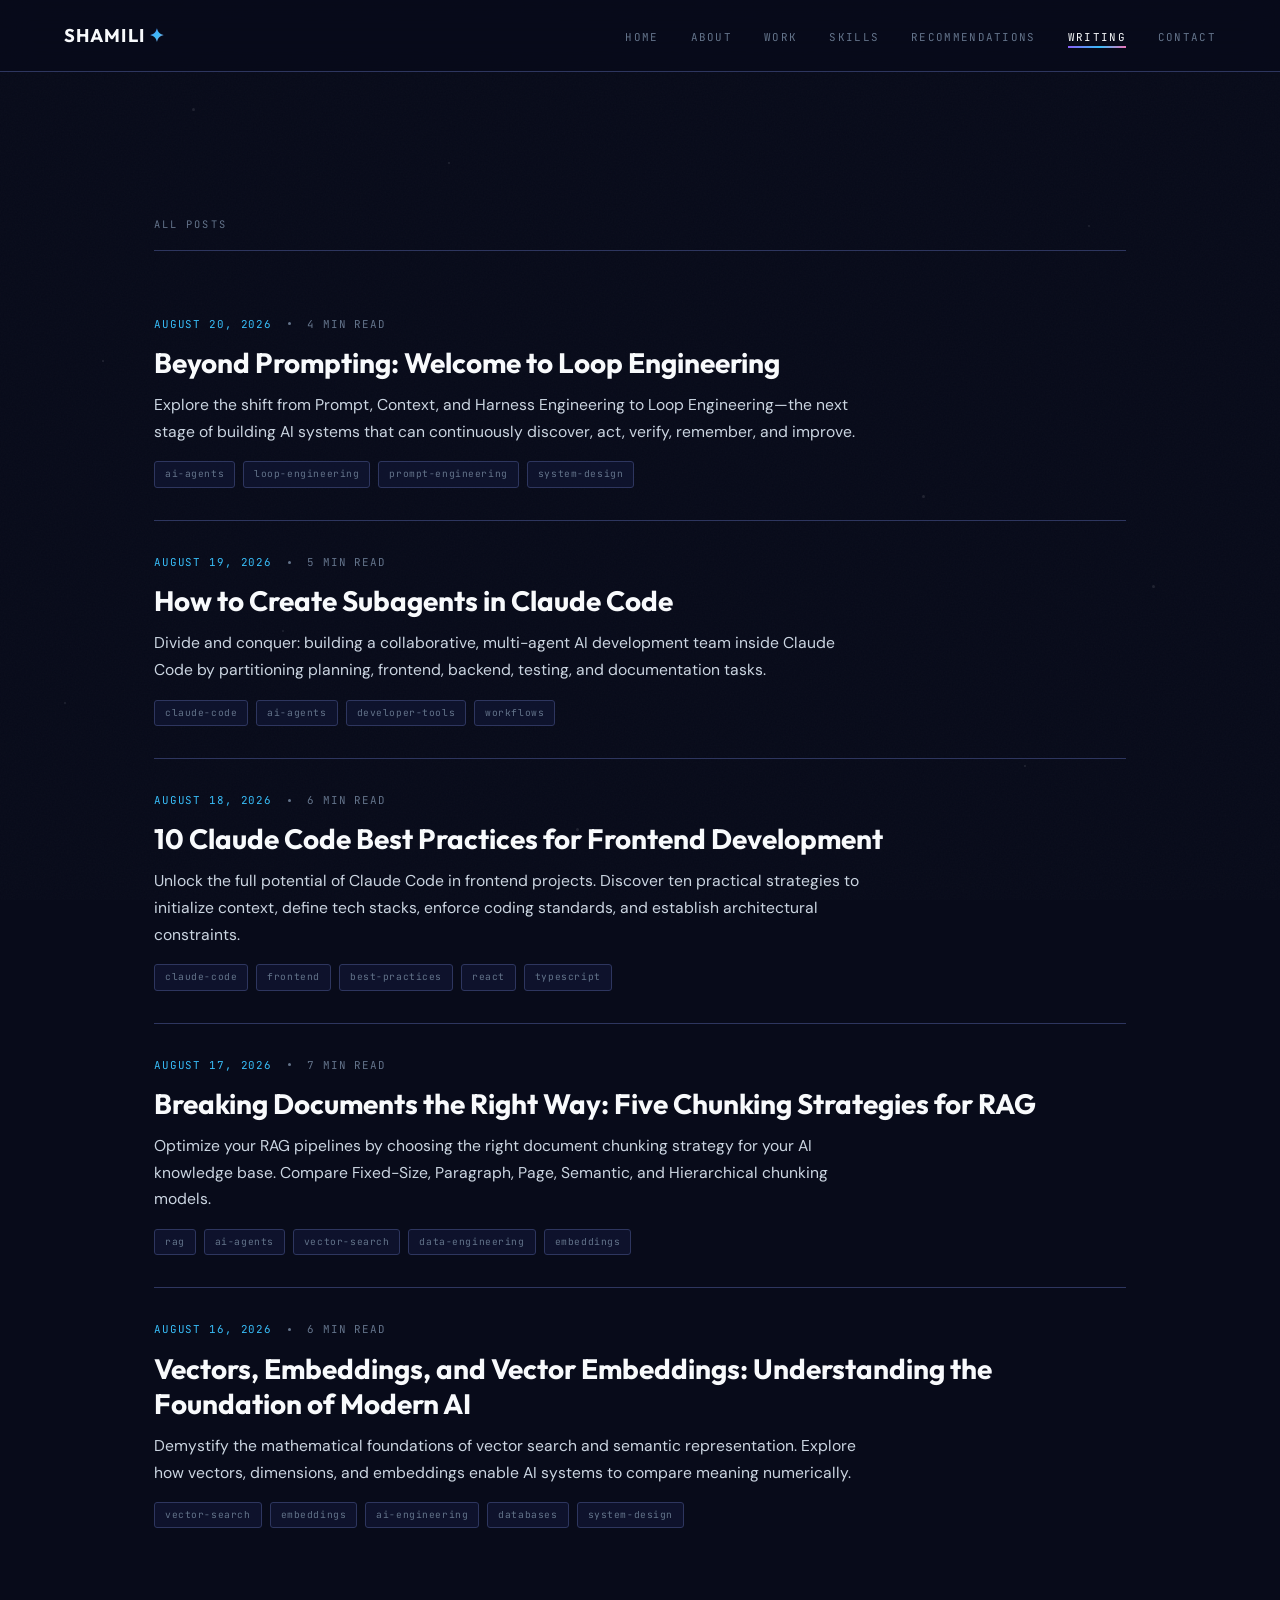
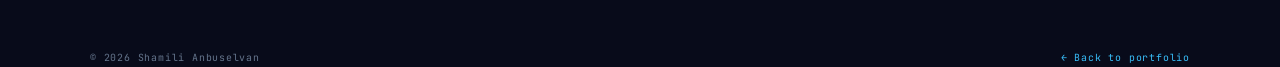
<file: blog/index.html>
<!DOCTYPE html>
<html lang="en">
<head>
  <meta charset="UTF-8">
  <meta name="viewport" content="width=device-width, initial-scale=1.0">
  <title>Writing — Shamili Anbuselvan</title>
  <meta name="description" content="Notes on shipping software, debugging production systems, and contributing to open-source projects like VS Code, NestJS, and Angular Material.">
  <meta name="author" content="Shamili Anbuselvan">
  <meta name="robots" content="index, follow">
  <link rel="canonical" href="https://yogeshwaran.com/blog/">
  
  <meta property="og:type" content="website">
  <meta property="og:title" content="Writing — Shamili Anbuselvan">
  <meta property="og:description" content="Notes on shipping software, debugging, and OSS contributions.">
  <meta property="og:url" content="https://yogeshwaran.com/blog/">
  <meta property="og:site_name" content="Shamili Anbuselvan">
  <meta property="og:image" content="https://yogeshwaran.com/og-image.png">
  
  <meta name="twitter:card" content="summary_large_image">
  <meta name="twitter:title" content="Writing — Shamili Anbuselvan">
  <meta name="twitter:description" content="Notes on shipping software, debugging, and OSS contributions.">
  <meta name="twitter:image" content="https://yogeshwaran.com/og-image.png">
  
  <meta name="theme-color" content="#080B1A">
  <link rel="icon" type="image/svg+xml" href="data:image/svg+xml,%3Csvg xmlns='http://www.w3.org/2000/svg' viewBox='0 0 100 100'%3E%3Crect width='100' height='100' rx='20' fill='%238B5CF6'/%3E%3Ctext y='.7em' x='50' font-size='60' font-family='sans-serif' font-weight='bold' fill='white' text-anchor='middle' dominant-baseline='middle'%3ES%3C/text%3E%3C/svg%3E">

  <link rel="preconnect" href="https://fonts.googleapis.com">
  <link rel="preconnect" href="https://fonts.gstatic.com" crossorigin>
  <link href="https://fonts.googleapis.com/css2?family=Outfit:wght@500;700;800;900&family=DM+Sans:wght@400;500;600&family=JetBrains+Mono:wght@400&display=swap" rel="stylesheet">
  <link rel="stylesheet" href="style.css">
</head>
<body>
  <!-- GLOBAL BACKGROUND STARS -->
  <div class="stars-container" aria-hidden="true">
    <div class="star star-1"></div>
    <div class="star star-2"></div>
    <div class="star star-3"></div>
    <div class="star star-4"></div>
    <div class="star star-5"></div>
    <div class="star star-6"></div>
    <div class="star star-7"></div>
    <div class="star star-8"></div>
    <div class="star star-9"></div>
    <div class="star star-10"></div>
    <div class="star star-11"></div>
    <div class="star star-12"></div>
  </div>

  <div class="grain" aria-hidden="true"></div>

  <nav aria-label="Main navigation">
    <a href="../" class="nav-logo">Shamili<em> ✦</em></a>
    <ul class="nav-links">
      <li><a href="../">Home</a></li>
      <li><a href="../#about">About</a></li>
      <li><a href="../#work">Work</a></li>
      <li><a href="../#skills">Skills</a></li>
      <li><a href="../#recommendations">Recommendations</a></li>
      <li><a href="./" class="active">Writing</a></li>
      <li><a href="../#contact">Contact</a></li>
    </ul>
  </nav>

  <header class="writing-hero">
    <!-- <div class="writing-label">Writing</div> -->
    <!-- <h1 class="writing-title">Notes from <em>shipping</em><br>production code</h1> -->
    <!-- <p class="writing-intro">Short writeups on bugs I've fixed in open-source projects, patterns I've learned building AI-powered systems at work, and the kind of subtle software behaviour that's only visible from the trenches.</p> -->
  </header>

  <main class="posts">
    <div class="posts-heading">All Posts</div>

    <article class="post-card">
      <div class="post-meta">
        <time datetime="2026-08-20">August 20, 2026</time>
        <span class="dot" aria-hidden="true"></span>
        <span>4 min read</span>
      </div>
      <h2 class="post-title">
        <a href="./2026-08-beyond-prompting-welcome-to-loop-engineering/">Beyond Prompting: Welcome to Loop Engineering</a>
      </h2>
      <p class="post-excerpt">Explore the shift from Prompt, Context, and Harness Engineering to Loop Engineering—the next stage of building AI systems that can continuously discover, act, verify, remember, and improve.</p>
      <div class="post-tags">
        <span class="post-tag">ai-agents</span>
        <span class="post-tag">loop-engineering</span>
        <span class="post-tag">prompt-engineering</span>
        <span class="post-tag">system-design</span>
      </div>
    </article>

    <article class="post-card">
      <div class="post-meta">
        <time datetime="2026-08-19">August 19, 2026</time>
        <span class="dot" aria-hidden="true"></span>
        <span>5 min read</span>
      </div>
      <h2 class="post-title">
        <a href="./2026-08-how-to-create-subagents-in-claude-code/">How to Create Subagents in Claude Code</a>
      </h2>
      <p class="post-excerpt">Divide and conquer: building a collaborative, multi-agent AI development team inside Claude Code by partitioning planning, frontend, backend, testing, and documentation tasks.</p>
      <div class="post-tags">
        <span class="post-tag">claude-code</span>
        <span class="post-tag">ai-agents</span>
        <span class="post-tag">developer-tools</span>
        <span class="post-tag">workflows</span>
      </div>
    </article>

    <article class="post-card">
      <div class="post-meta">
        <time datetime="2026-08-18">August 18, 2026</time>
        <span class="dot" aria-hidden="true"></span>
        <span>6 min read</span>
      </div>
      <h2 class="post-title">
        <a href="./2026-08-10-claude-code-best-practices-for-frontend-development/">10 Claude Code Best Practices for Frontend Development</a>
      </h2>
      <p class="post-excerpt">Unlock the full potential of Claude Code in frontend projects. Discover ten practical strategies to initialize context, define tech stacks, enforce coding standards, and establish architectural constraints.</p>
      <div class="post-tags">
        <span class="post-tag">claude-code</span>
        <span class="post-tag">frontend</span>
        <span class="post-tag">best-practices</span>
        <span class="post-tag">react</span>
        <span class="post-tag">typescript</span>
      </div>
    </article>

    <article class="post-card">
      <div class="post-meta">
        <time datetime="2026-08-17">August 17, 2026</time>
        <span class="dot" aria-hidden="true"></span>
        <span>7 min read</span>
      </div>
      <h2 class="post-title">
        <a href="./2026-08-breaking-documents-the-right-way-five-chunking-strategies-for-rag/">Breaking Documents the Right Way: Five Chunking Strategies for RAG</a>
      </h2>
      <p class="post-excerpt">Optimize your RAG pipelines by choosing the right document chunking strategy for your AI knowledge base. Compare Fixed-Size, Paragraph, Page, Semantic, and Hierarchical chunking models.</p>
      <div class="post-tags">
        <span class="post-tag">rag</span>
        <span class="post-tag">ai-agents</span>
        <span class="post-tag">vector-search</span>
        <span class="post-tag">data-engineering</span>
        <span class="post-tag">embeddings</span>
      </div>
    </article>

    <article class="post-card">
      <div class="post-meta">
        <time datetime="2026-08-16">August 16, 2026</time>
        <span class="dot" aria-hidden="true"></span>
        <span>6 min read</span>
      </div>
      <h2 class="post-title">
        <a href="./2026-08-vectors-embeddings-and-vector-embeddings/">Vectors, Embeddings, and Vector Embeddings: Understanding the Foundation of Modern AI</a>
      </h2>
      <p class="post-excerpt">Demystify the mathematical foundations of vector search and semantic representation. Explore how vectors, dimensions, and embeddings enable AI systems to compare meaning numerically.</p>
      <div class="post-tags">
        <span class="post-tag">vector-search</span>
        <span class="post-tag">embeddings</span>
        <span class="post-tag">ai-engineering</span>
        <span class="post-tag">databases</span>
        <span class="post-tag">system-design</span>
      </div>
    </article>
  </main>

  <footer>
    <div class="footer-inner">
      <span>&copy; <span id="yr"></span> Shamili Anbuselvan</span>
      <span><a href="../">← Back to portfolio</a></span>
    </div>
  </footer>

  <script>document.getElementById('yr').textContent=new Date().getFullYear();</script>
</body>
</html>
</file>
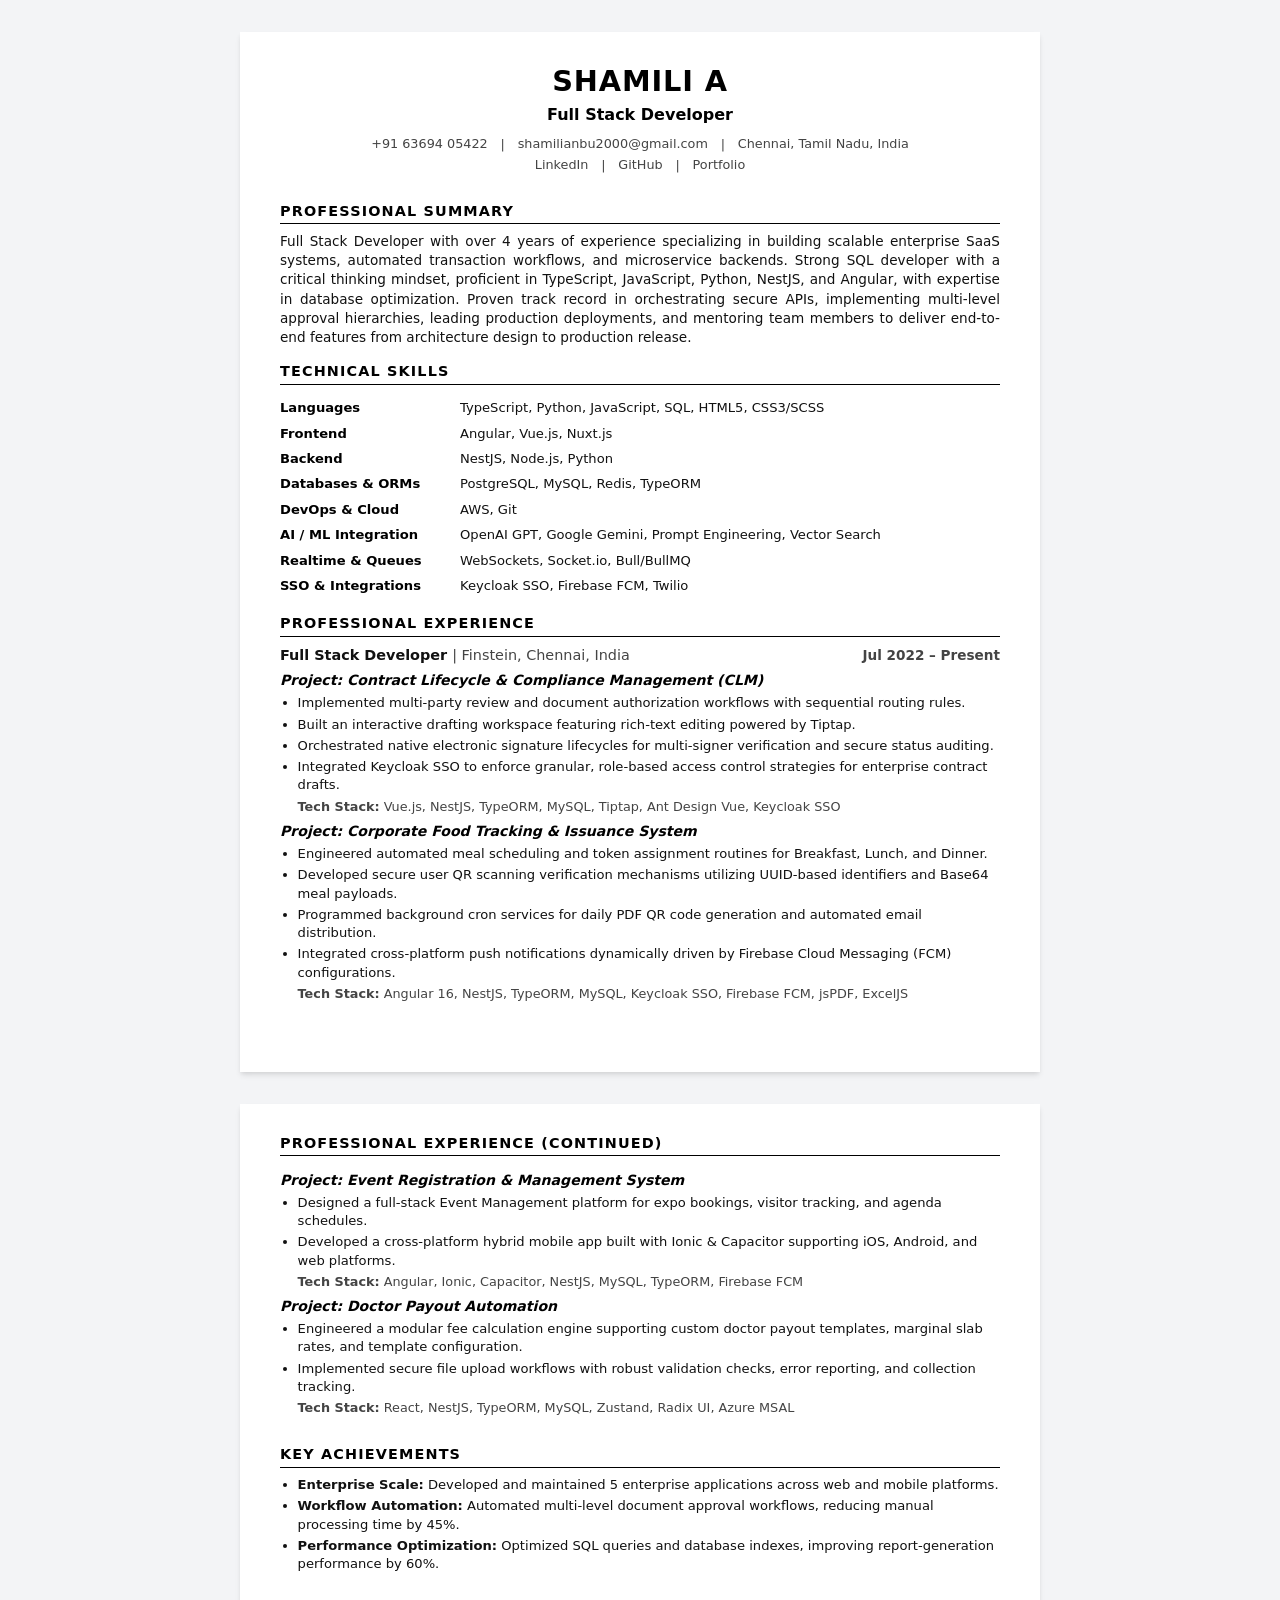
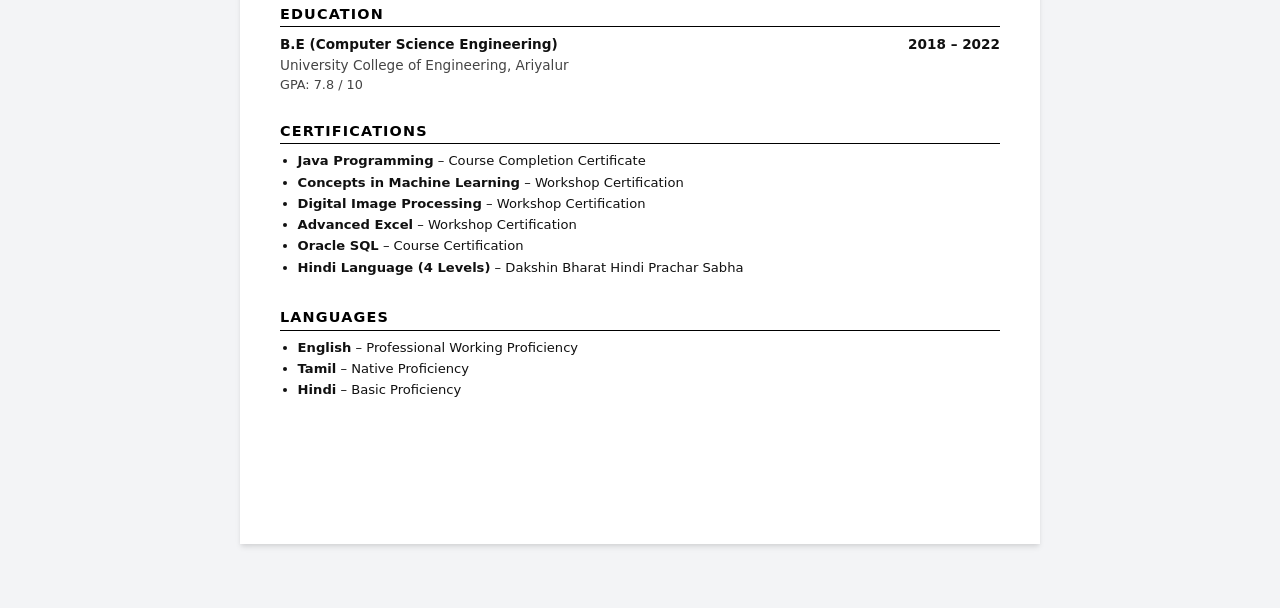
<file: resume/index.html>
<!DOCTYPE html>
<html lang="en">
<head>
  <meta charset="UTF-8">
  <meta name="viewport" content="width=device-width, initial-scale=1.0">
  <title>Shamili Anbuselvan - Resume</title>
  <style>
    :root {
      --primary: #000000; /* Pure black */
      --text: #111111;    /* Very dark gray/black */
      --text-muted: #444444; /* Dark gray for metadata */
      --border: #222222;  /* Clean dark divider borders */
    }
    
    * {
      box-sizing: border-box;
      margin: 0;
      padding: 0;
    }
    
    body {
      font-family: system-ui, -apple-system, BlinkMacSystemFont, "Segoe UI", Roboto, "Helvetica Neue", Arial, sans-serif;
      color: var(--text);
      line-height: 1.4;
      background: #f3f4f6;
      padding: 2rem 0;
    }

    .resume-container {
      max-width: 800px;
      margin: 0 auto;
    }

    .page {
      background: #ffffff;
      padding: 1.8rem 2.5rem;
      margin-bottom: 2rem;
      box-shadow: 0 4px 6px -1px rgba(0, 0, 0, 0.1), 0 2px 4px -1px rgba(0, 0, 0, 0.06);
      position: relative;
      height: 1040px; /* A4 Ratio approximate under default print layout scale */
      display: flex;
      flex-direction: column;
    }

    .header {
      text-align: center;
      margin-bottom: 0.8rem;
    }

    .name {
      font-size: 1.8rem;
      font-weight: 800;
      color: var(--primary);
      letter-spacing: 0.03em;
      text-transform: uppercase;
      margin-bottom: 0.2rem;
    }

    .title {
      font-size: 1rem;
      font-weight: 600;
      color: var(--primary);
      margin-bottom: 0.5rem;
    }

    .contact-info {
      font-size: 0.8rem;
      color: var(--text-muted);
      display: flex;
      flex-direction: column;
      align-items: center;
      gap: 0.2rem;
    }

    .contact-row {
      display: flex;
      justify-content: center;
      gap: 0.8rem;
    }

    .contact-info a {
      color: var(--text-muted);
      text-decoration: none;
    }

    .contact-info a:hover {
      text-decoration: underline;
    }

    .section-title {
      font-size: 0.9rem;
      font-weight: 700;
      color: var(--primary);
      text-transform: uppercase;
      letter-spacing: 0.08em;
      border-bottom: 1px solid var(--primary);
      padding-bottom: 0.15rem;
      margin: 0.9rem 0 0.5rem;
    }

    .summary-text {
      font-size: 0.85rem;
      text-align: justify;
      color: var(--text);
    }

    /* TECHNICAL SKILLS TABLE */
    .skills-table {
      width: 100%;
      border-collapse: collapse;
      font-size: 0.82rem;
      margin-top: 0.2rem;
    }

    .skills-table td {
      padding: 0.22rem 0;
      vertical-align: top;
    }

    .skills-table td.category {
      font-weight: 700;
      color: var(--primary);
      width: 25%;
    }

    .skills-table td.items {
      color: var(--text);
      width: 75%;
    }

    /* EXPERIENCE SECTION */
    .exp-item {
      margin-bottom: 0.8rem;
    }

    .exp-header {
      display: flex;
      justify-content: space-between;
      align-items: baseline;
      margin-bottom: 0.15rem;
    }

    .exp-role-company {
      font-size: 0.9rem;
      font-weight: 700;
    }

    .exp-company {
      color: var(--text-muted);
      font-weight: 500;
    }

    .exp-date {
      font-size: 0.85rem;
      color: var(--text-muted);
      font-weight: 600;
    }

    .project-name {
      font-size: 0.88rem;
      font-weight: 700;
      font-style: italic;
      color: var(--primary);
      margin: 0.4rem 0 0.2rem;
    }

    .bullets {
      list-style-type: disc;
      margin-left: 1.1rem;
      font-size: 0.82rem;
      color: var(--text);
    }

    .bullets li {
      margin-bottom: 0.18rem;
      text-align: left;
    }

    .project-tech {
      font-size: 0.8rem;
      margin-top: 0.15rem;
      margin-left: 1.1rem;
      color: var(--text-muted);
    }

    /* TWO COLUMN LAYOUT AT BOTTOM */
    .columns-grid {
      display: grid;
      grid-template-columns: 1fr 1fr;
      gap: 2rem;
      font-size: 0.85rem;
    }

    .col-title {
      font-size: 0.9rem;
      font-weight: 700;
      color: var(--primary);
      text-transform: uppercase;
      border-bottom: 1px solid var(--border);
      padding-bottom: 0.2rem;
      margin: 1rem 0 0.5rem;
    }

    .edu-item {
      margin-bottom: 0.75rem;
    }

    .edu-header {
      display: flex;
      justify-content: space-between;
      font-weight: 700;
      font-size: 0.85rem;
    }

    .edu-school {
      color: var(--text-muted);
      font-size: 0.85rem;
      margin-top: 0.1rem;
    }

    .edu-score {
      font-size: 0.8rem;
      color: var(--text-muted);
      margin-top: 0.05rem;
    }

    .cert-item-text {
      margin-bottom: 0.35rem;
    }

    .cert-item-text span {
      font-weight: 600;
    }

    .lang-item-text {
      margin-bottom: 0.35rem;
    }

    .lang-item-text span {
      font-weight: 600;
    }

    @media print {
      @page {
        size: A4;
        margin: 0;
      }
      body {
        background: #ffffff;
        padding: 0;
      }
      .page {
        margin: 0;
        box-shadow: none;
        height: 100vh;
        page-break-after: always;
        padding: 2rem 2.5rem;
      }
      .page:last-child {
        page-break-after: avoid;
      }
    }
  </style>
</head>
<body>

  <div class="resume-container">
    
    <!-- PAGE 1 -->
    <div class="page">
      <div class="header">
        <h1 class="name">Shamili A</h1>
        <div class="title">Full Stack Developer</div>
        <div class="contact-info">
          <div class="contact-row">
            <span>+91 63694 05422</span>
            <span>|</span>
            <a href="mailto:shamilianbu2000@gmail.com">shamilianbu2000@gmail.com</a>
            <span>|</span>
            <span>Chennai, Tamil Nadu, India</span>
          </div>
          <div class="contact-row">
            <a href="https://www.linkedin.com/in/shamili-a-960124215" target="_blank">LinkedIn</a>
            <span>|</span>
            <a href="https://github.com/shamilianbu2000" target="_blank">GitHub</a>
            <span>|</span>
            <a href="https://shamilianbu2000.github.io/Portfolio/" target="_blank">Portfolio</a>
          </div>
        </div>
      </div>

      <div class="section-title">Professional Summary</div>
      <p class="summary-text">
        Full Stack Developer with over 4 years of experience specializing in building scalable enterprise SaaS systems, automated transaction workflows, and microservice backends. Strong SQL developer with a critical thinking mindset, proficient in TypeScript, JavaScript, Python, NestJS, and Angular, with expertise in database optimization. Proven track record in orchestrating secure APIs, implementing multi-level approval hierarchies, leading production deployments, and mentoring team members to deliver end-to-end features from architecture design to production release.
      </p>

      <div class="section-title">Technical Skills</div>
      <table class="skills-table">
        <tr>
          <td class="category">Languages</td>
          <td class="items">TypeScript, Python, JavaScript, SQL, HTML5, CSS3/SCSS</td>
        </tr>
        <tr>
          <td class="category">Frontend</td>
          <td class="items">Angular, Vue.js, Nuxt.js</td>
        </tr>
        <tr>
          <td class="category">Backend</td>
          <td class="items">NestJS, Node.js, Python</td>
        </tr>
        <tr>
          <td class="category">Databases & ORMs</td>
          <td class="items">PostgreSQL, MySQL, Redis, TypeORM</td>
        </tr>
        <tr>
          <td class="category">DevOps & Cloud</td>
          <td class="items">AWS, Git</td>
        </tr>
        <tr>
          <td class="category">AI / ML Integration</td>
          <td class="items">OpenAI GPT, Google Gemini, Prompt Engineering, Vector Search</td>
        </tr>
        <tr>
          <td class="category">Realtime & Queues</td>
          <td class="items">WebSockets, Socket.io, Bull/BullMQ</td>
        </tr>
        <tr>
          <td class="category">SSO & Integrations</td>
          <td class="items">Keycloak SSO, Firebase FCM, Twilio</td>
        </tr>
      </table>

      <div class="section-title">Professional Experience</div>
      <div class="exp-item">
        <div class="exp-header">
          <span class="exp-role-company">Full Stack Developer <span class="exp-company">| Finstein, Chennai, India</span></span>
          <span class="exp-date">Jul 2022 – Present</span>
        </div>
        
        <div class="project-name">Project: Contract Lifecycle & Compliance Management (CLM)</div>
        <ul class="bullets">
          <li>Implemented multi-party review and document authorization workflows with sequential routing rules.</li>
          <li>Built an interactive drafting workspace featuring rich-text editing powered by Tiptap.</li>
          <li>Orchestrated native electronic signature lifecycles for multi-signer verification and secure status auditing.</li>
          <li>Integrated Keycloak SSO to enforce granular, role-based access control strategies for enterprise contract drafts.</li>
        </ul>
        <div class="project-tech"><strong>Tech Stack:</strong> Vue.js, NestJS, TypeORM, MySQL, Tiptap, Ant Design Vue, Keycloak SSO</div>

        <div class="project-name">Project: Corporate Food Tracking & Issuance System</div>
        <ul class="bullets">
          <li>Engineered automated meal scheduling and token assignment routines for Breakfast, Lunch, and Dinner.</li>
          <li>Developed secure user QR scanning verification mechanisms utilizing UUID-based identifiers and Base64 meal payloads.</li>
          <li>Programmed background cron services for daily PDF QR code generation and automated email distribution.</li>
          <li>Integrated cross-platform push notifications dynamically driven by Firebase Cloud Messaging (FCM) configurations.</li>
        </ul>
        <div class="project-tech"><strong>Tech Stack:</strong> Angular 16, NestJS, TypeORM, MySQL, Keycloak SSO, Firebase FCM, jsPDF, ExcelJS</div>
      </div>
    </div>

    <!-- PAGE 2 -->
    <div class="page">
      <div class="section-title" style="margin-top: 0;">Professional Experience (Continued)</div>
      
      <div class="exp-item">
        <div class="project-name">Project: Event Registration & Management System</div>
        <ul class="bullets">
          <li>Designed a full-stack Event Management platform for expo bookings, visitor tracking, and agenda schedules.</li>
          <li>Developed a cross-platform hybrid mobile app built with Ionic & Capacitor supporting iOS, Android, and web platforms.</li>
        </ul>
        <div class="project-tech"><strong>Tech Stack:</strong> Angular, Ionic, Capacitor, NestJS, MySQL, TypeORM, Firebase FCM</div>

        <div class="project-name">Project: Doctor Payout Automation</div>
        <ul class="bullets">
          <li>Engineered a modular fee calculation engine supporting custom doctor payout templates, marginal slab rates, and template configuration.</li>
          <li>Implemented secure file upload workflows with robust validation checks, error reporting, and collection tracking.</li>
        </ul>
        <div class="project-tech"><strong>Tech Stack:</strong> React, NestJS, TypeORM, MySQL, Zustand, Radix UI, Azure MSAL</div>
      </div>
      <div class="section-title">Key Achievements</div>
      <ul class="bullets" style="margin-bottom: 0.8rem;">
        <li><strong>Enterprise Scale:</strong> Developed and maintained 5 enterprise applications across web and mobile platforms.</li>
        <li><strong>Workflow Automation:</strong> Automated multi-level document approval workflows, reducing manual processing time by 45%.</li>
        <li><strong>Performance Optimization:</strong> Optimized SQL queries and database indexes, improving report-generation performance by 60%.</li>
      </ul>

      <div class="section-title">Education</div>
      <div class="edu-item" style="margin-bottom: 0.8rem;">
        <div class="edu-header">
          <span>B.E (Computer Science Engineering)</span>
          <span>2018 – 2022</span>
        </div>
        <div class="edu-school">University College of Engineering, Ariyalur</div>
        <div class="edu-score">GPA: 7.8 / 10</div>
      </div>

      <div class="section-title">Certifications</div>
      <ul class="bullets" style="margin-bottom: 0.8rem;">
        <li><strong>Java Programming</strong> – Course Completion Certificate</li>
        <li><strong>Concepts in Machine Learning</strong> – Workshop Certification</li>
        <li><strong>Digital Image Processing</strong> – Workshop Certification</li>
        <li><strong>Advanced Excel</strong> – Workshop Certification</li>
        <li><strong>Oracle SQL</strong> – Course Certification</li>
        <li><strong>Hindi Language (4 Levels)</strong> – Dakshin Bharat Hindi Prachar Sabha</li>
      </ul>

      <div class="section-title">Languages</div>
      <ul class="bullets">
        <li><strong>English</strong> – Professional Working Proficiency</li>
        <li><strong>Tamil</strong> – Native Proficiency</li>
        <li><strong>Hindi</strong> – Basic Proficiency</li>
      </ul>
    </div>

  </div>

  <script>
    window.addEventListener('DOMContentLoaded', () => {
      setTimeout(() => {
        window.print();
      }, 500);
    });
  </script>
</body>
</html>
</file>
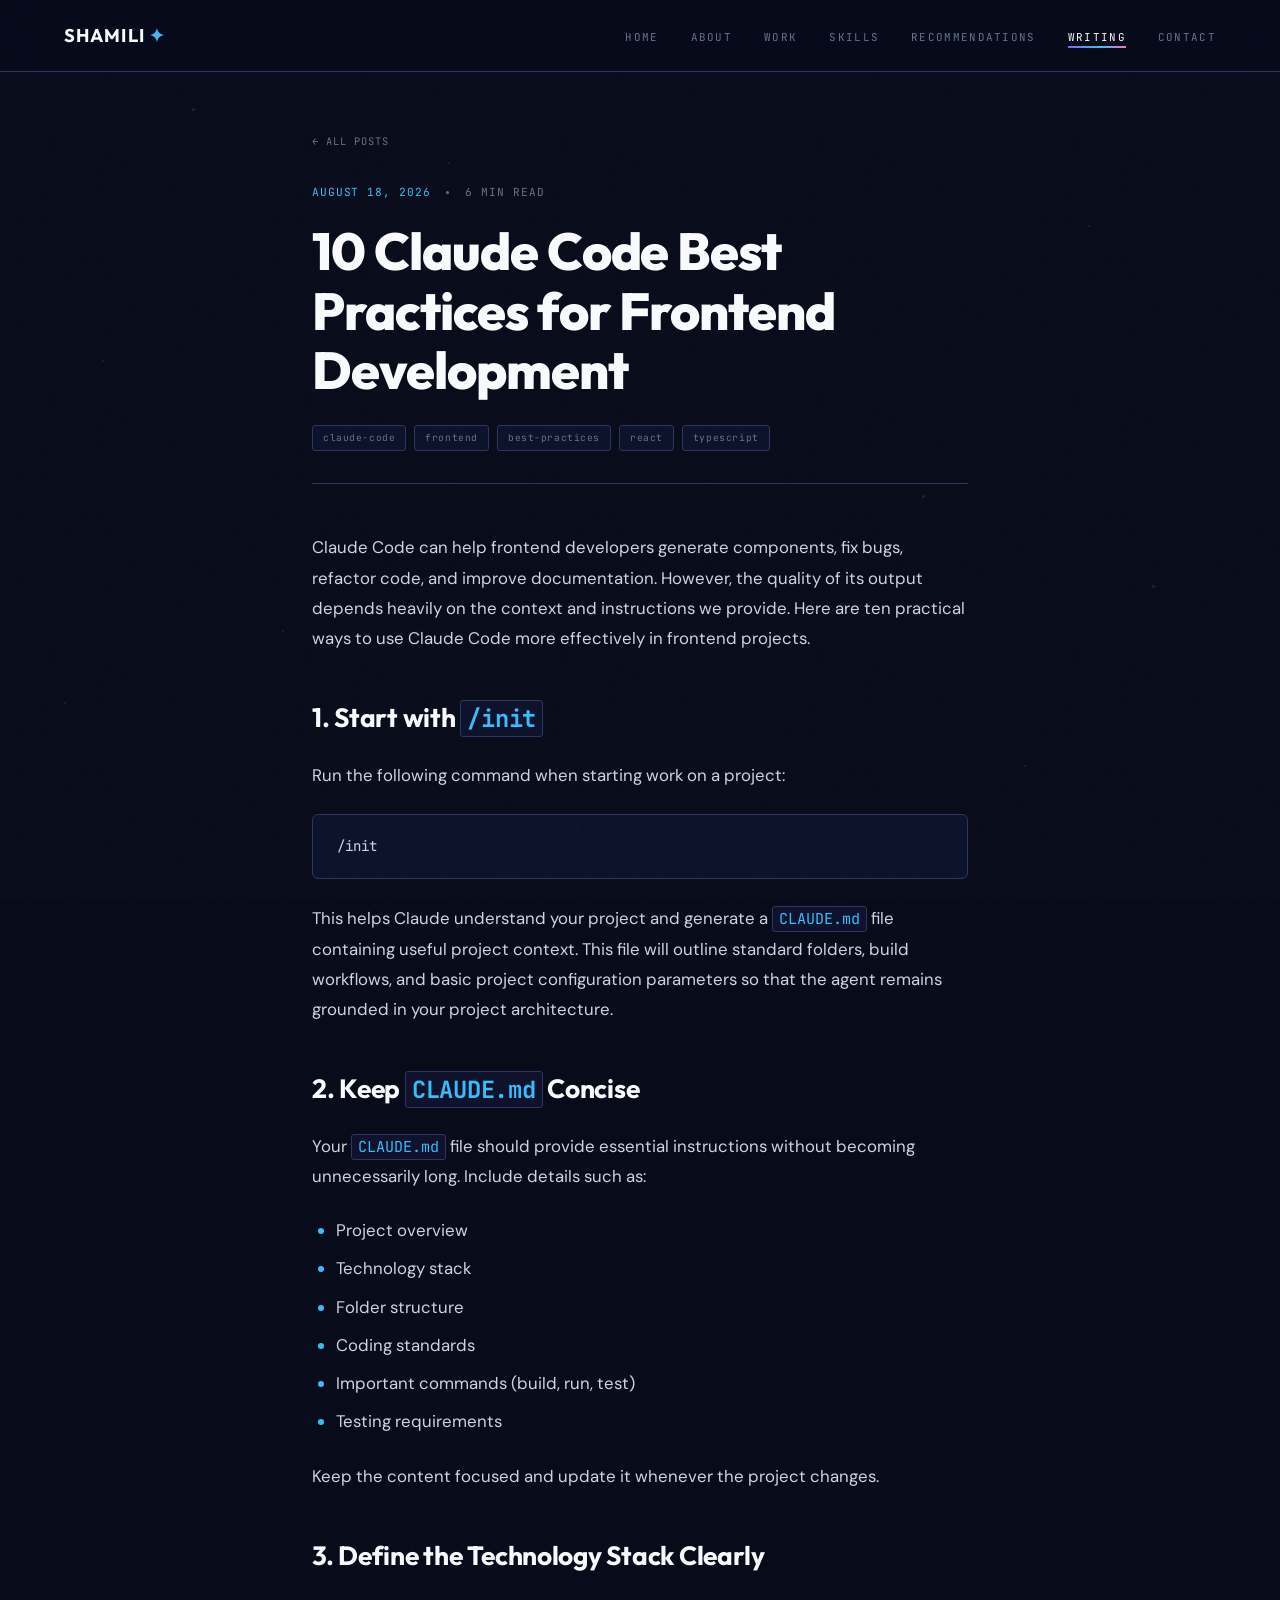
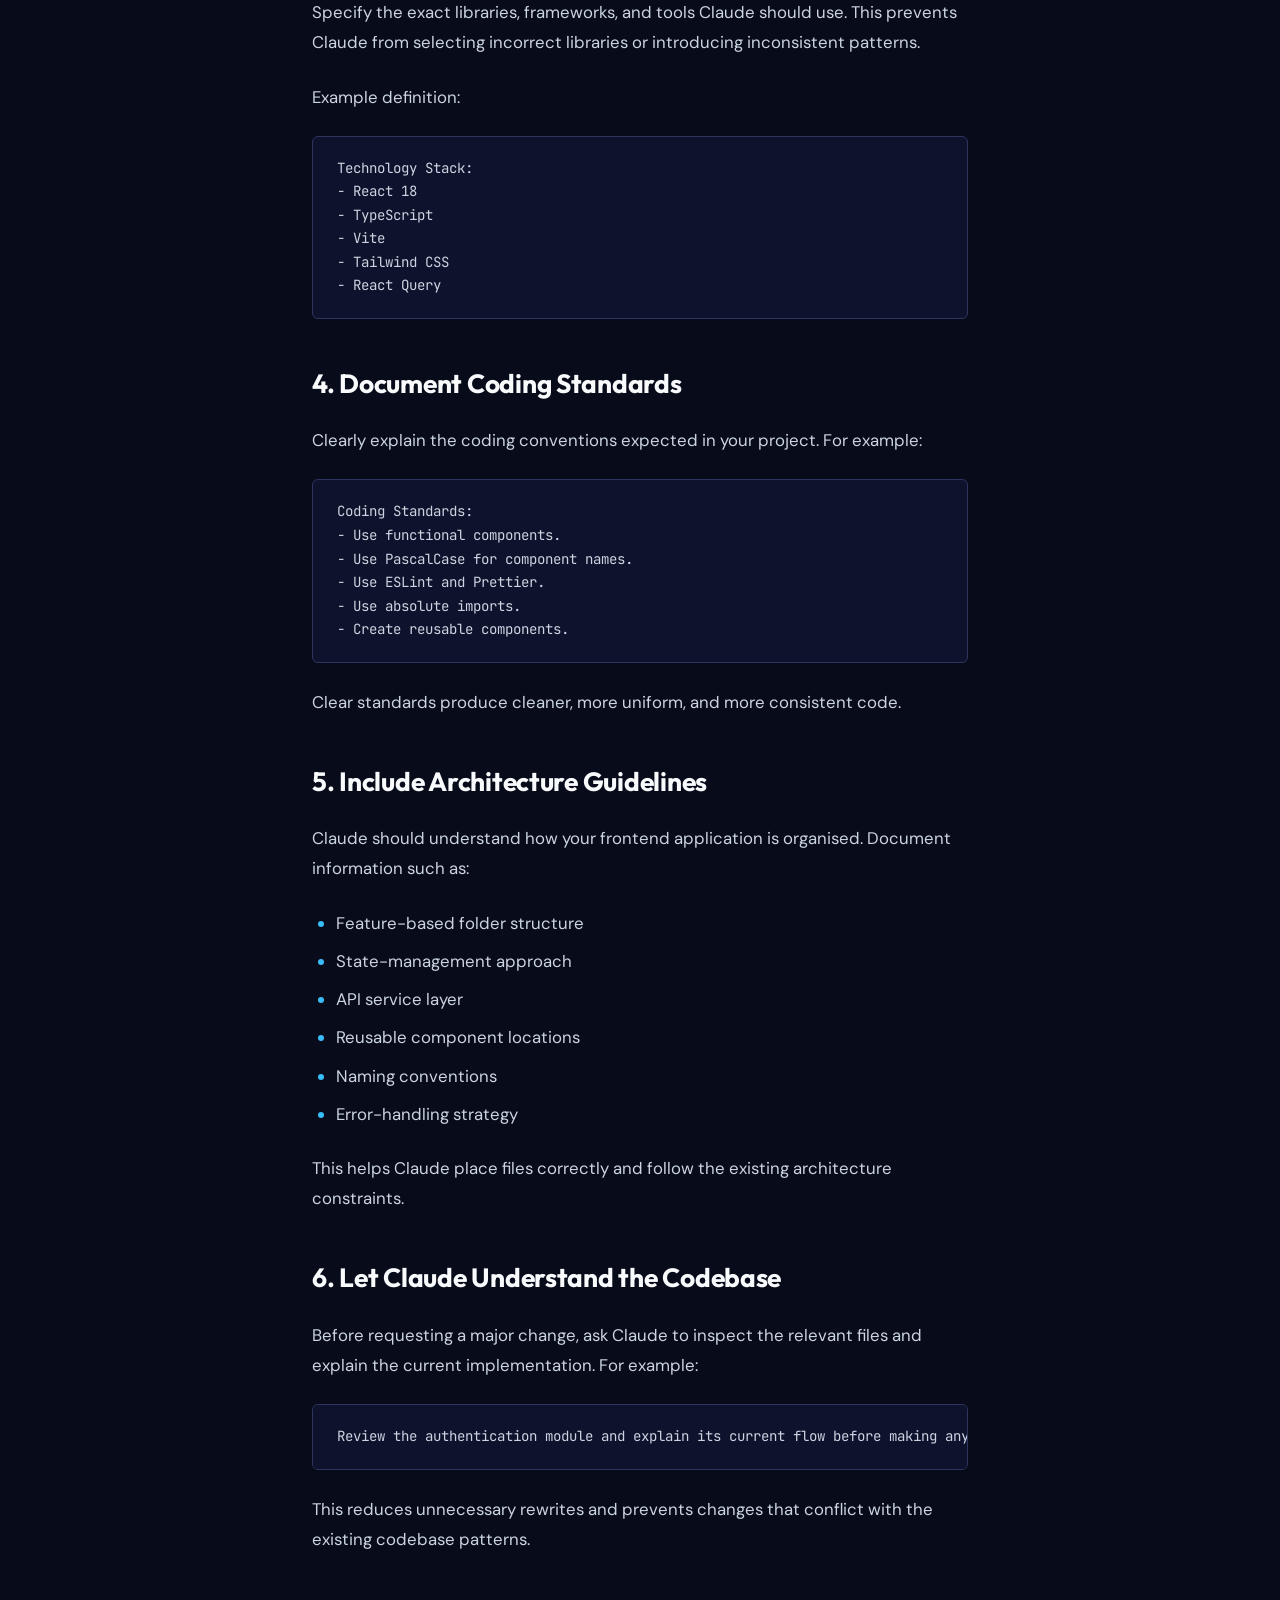
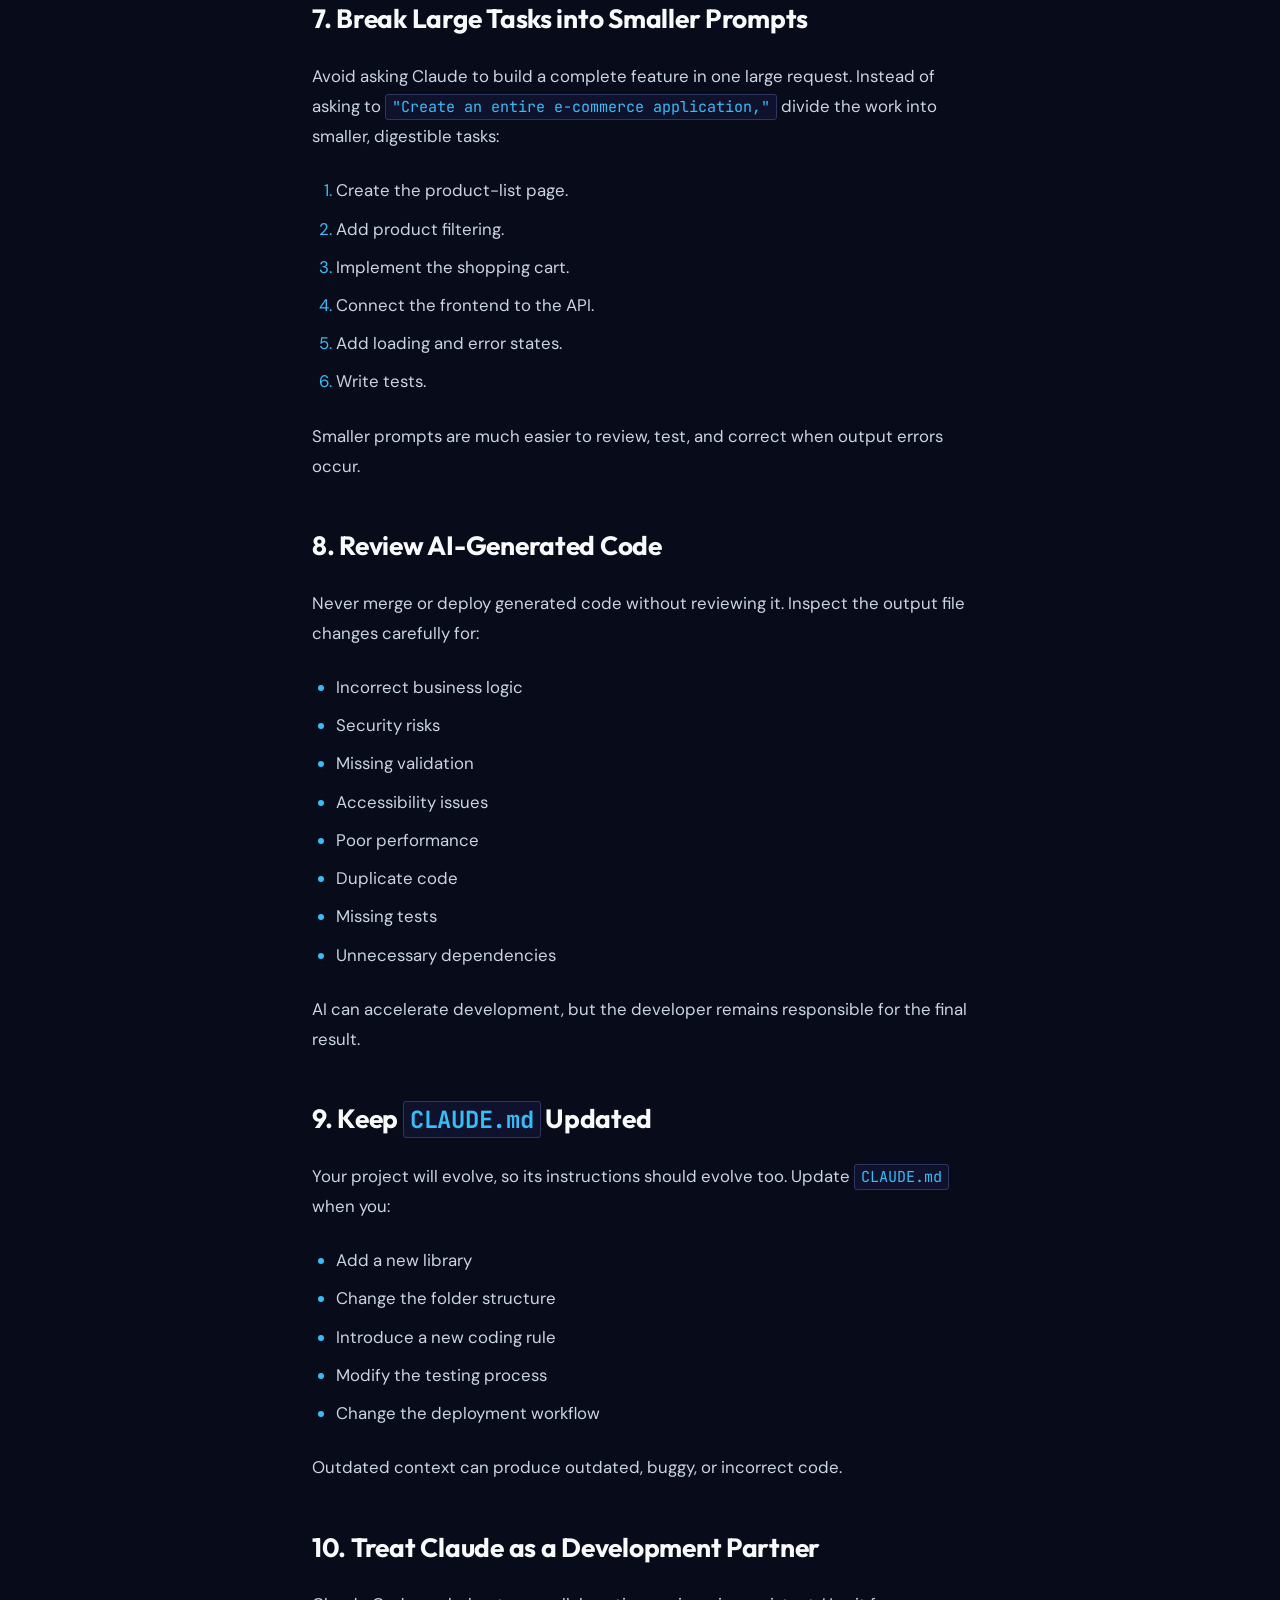
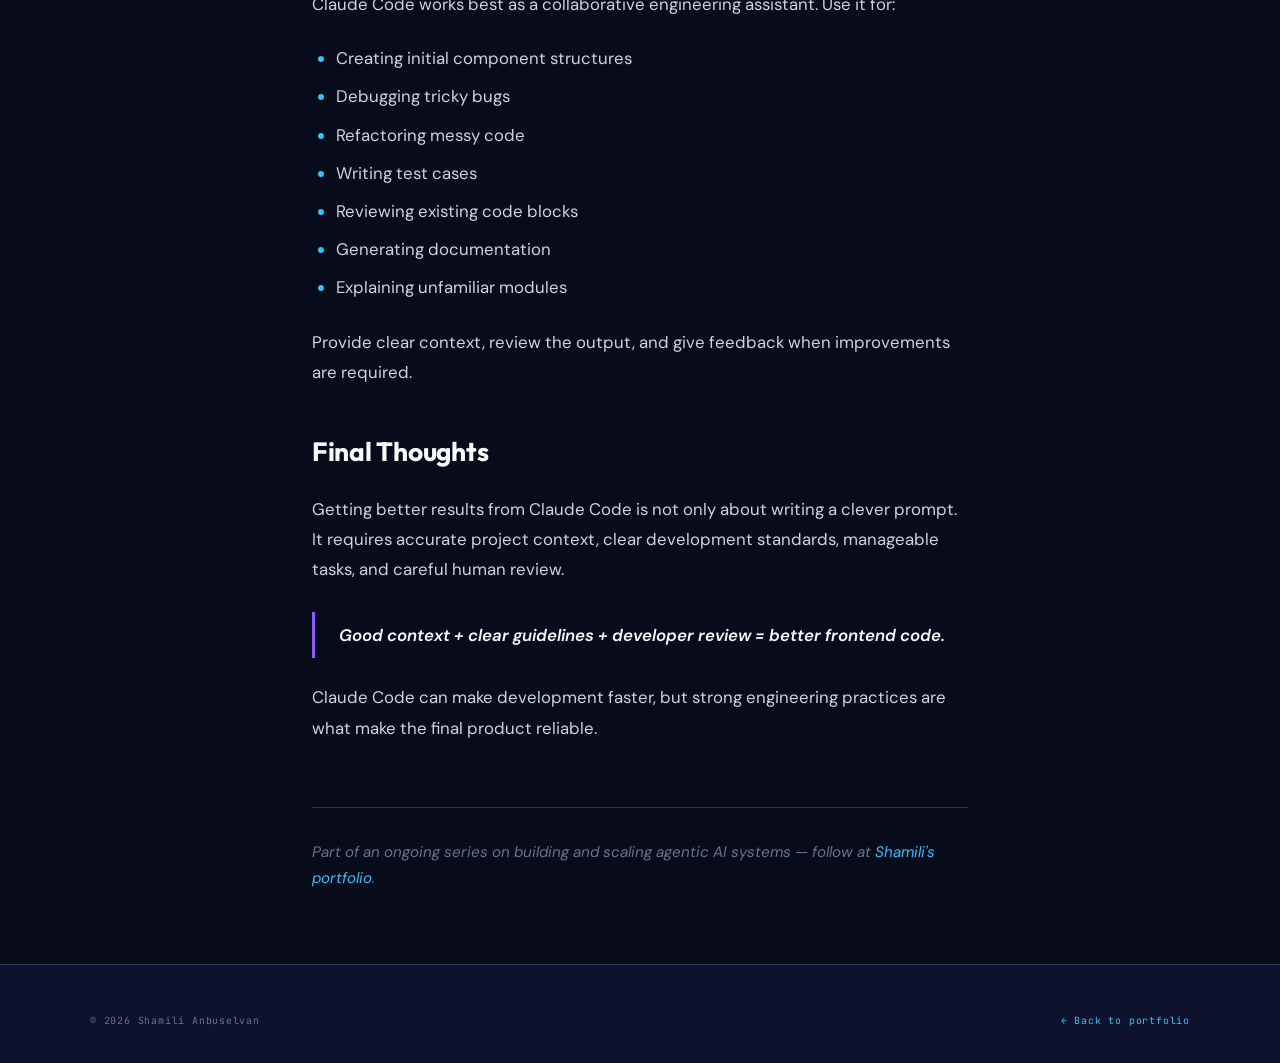
<file: blog/2026-08-10-claude-code-best-practices-for-frontend-development/index.html>
<!DOCTYPE html>
<html lang="en">
<head>
  <meta charset="UTF-8">
  <meta name="viewport" content="width=device-width, initial-scale=1.0">
  <title>10 Claude Code Best Practices for Frontend Development — Shamili Anbuselvan</title>
  <meta name="description" content="Unlock the full potential of Claude Code in frontend projects. Discover 10 practical ways to initialize, guide, and review AI-driven development.">
  <meta name="author" content="Shamili Anbuselvan">
  <meta name="robots" content="index, follow">
  <link rel="canonical" href="https://yogeshwaran.com/blog/2026-08-10-claude-code-best-practices-for-frontend-development">

  <meta property="og:type" content="article">
  <meta property="og:title" content="10 Claude Code Best Practices for Frontend Development">
  <meta property="og:description" content="Discover 10 practical strategies to collaborate with Claude Code effectively on web engineering and frontend codebases.">
  <meta property="og:url" content="https://yogeshwaran.com/blog/2026-08-10-claude-code-best-practices-for-frontend-development">
  <meta property="og:site_name" content="Shamili Anbuselvan">
  <meta property="article:author" content="Shamili Anbuselvan">
  <meta property="article:published_time" content="2026-08-18">
  <meta property="og:image" content="https://yogeshwaran.com/og-image.png">

  <meta name="twitter:card" content="summary_large_image">
  <meta name="twitter:title" content="10 Claude Code Best Practices for Frontend Development">
  <meta name="twitter:description" content="Supercharge your frontend engineering workflow with 10 actionable Claude Code best practices.">
  <meta name="twitter:image" content="https://yogeshwaran.com/og-image.png">

  <meta name="theme-color" content="#080B1A">
  <link rel="icon" type="image/svg+xml" href="data:image/svg+xml,%3Csvg xmlns='http://www.w3.org/2000/svg' viewBox='0 0 100 100'%3E%3Crect width='100' height='100' rx='20' fill='%238B5CF6'/%3E%3Ctext y='.7em' x='50' font-size='60' font-family='sans-serif' font-weight='bold' fill='white' text-anchor='middle' dominant-baseline='middle'%3ES%3C/text%3E%3C/svg%3E">

  <link rel="preconnect" href="https://fonts.googleapis.com">
  <link rel="preconnect" href="https://fonts.gstatic.com" crossorigin>
  <link href="https://fonts.googleapis.com/css2?family=Outfit:wght@500;700;800;900&family=DM+Sans:wght@400;500;600&family=JetBrains+Mono:wght@400;500&display=swap" rel="stylesheet">
  <link rel="stylesheet" href="../style.css">
</head>
<body>
  <!-- GLOBAL BACKGROUND STARS -->
  <div class="stars-container" aria-hidden="true">
    <div class="star star-1"></div>
    <div class="star star-2"></div>
    <div class="star star-3"></div>
    <div class="star star-4"></div>
    <div class="star star-5"></div>
    <div class="star star-6"></div>
    <div class="star star-7"></div>
    <div class="star star-8"></div>
    <div class="star star-9"></div>
    <div class="star star-10"></div>
    <div class="star star-11"></div>
    <div class="star star-12"></div>
  </div>
  <div class="grain" aria-hidden="true"></div>

  <nav aria-label="Main navigation">
    <a href="../../" class="nav-logo">Shamili<em> ✦</em></a>
    <ul class="nav-links">
      <li><a href="../../">Home</a></li>
      <li><a href="../../#about">About</a></li>
      <li><a href="../../#work">Work</a></li>
      <li><a href="../../#skills">Skills</a></li>
      <li><a href="../../#recommendations">Recommendations</a></li>
      <li><a href="../../blog/" class="active">Writing</a></li>
      <li><a href="../../#contact">Contact</a></li>
    </ul>
  </nav>

  <article class="post">
    <header class="post-header">
      <a href="../" class="back-link">← All posts</a>
      <div class="post-meta">
        <time datetime="2026-08-18">August 18, 2026</time>
        <span class="dot" aria-hidden="true"></span>
        <span>6 min read</span>
      </div>
      <h1 class="post-title">10 Claude Code Best Practices for Frontend Development</h1>
      <div class="post-tags">
        <span class="post-tag">claude-code</span>
        <span class="post-tag">frontend</span>
        <span class="post-tag">best-practices</span>
        <span class="post-tag">react</span>
        <span class="post-tag">typescript</span>
      </div>
    </header>

    <div class="post-body">
      <p>Claude Code can help frontend developers generate components, fix bugs, refactor code, and improve documentation. However, the quality of its output depends heavily on the context and instructions we provide. Here are ten practical ways to use Claude Code more effectively in frontend projects.</p>

      <h2>1. Start with <code>/init</code></h2>
      <p>Run the following command when starting work on a project:</p>
      <pre><code>/init</code></pre>
      <p>This helps Claude understand your project and generate a <code>CLAUDE.md</code> file containing useful project context. This file will outline standard folders, build workflows, and basic project configuration parameters so that the agent remains grounded in your project architecture.</p>

      <h2>2. Keep <code>CLAUDE.md</code> Concise</h2>
      <p>Your <code>CLAUDE.md</code> file should provide essential instructions without becoming unnecessarily long. Include details such as:</p>
      <ul>
        <li>Project overview</li>
        <li>Technology stack</li>
        <li>Folder structure</li>
        <li>Coding standards</li>
        <li>Important commands (build, run, test)</li>
        <li>Testing requirements</li>
      </ul>
      <p>Keep the content focused and update it whenever the project changes.</p>

      <h2>3. Define the Technology Stack Clearly</h2>
      <p>Specify the exact libraries, frameworks, and tools Claude should use. This prevents Claude from selecting incorrect libraries or introducing inconsistent patterns.</p>
      <p>Example definition:</p>
      <pre><code>Technology Stack:
- React 18
- TypeScript
- Vite
- Tailwind CSS
- React Query</code></pre>

      <h2>4. Document Coding Standards</h2>
      <p>Clearly explain the coding conventions expected in your project. For example:</p>
      <pre><code>Coding Standards:
- Use functional components.
- Use PascalCase for component names.
- Use ESLint and Prettier.
- Use absolute imports.
- Create reusable components.</code></pre>
      <p>Clear standards produce cleaner, more uniform, and more consistent code.</p>

      <h2>5. Include Architecture Guidelines</h2>
      <p>Claude should understand how your frontend application is organised. Document information such as:</p>
      <ul>
        <li>Feature-based folder structure</li>
        <li>State-management approach</li>
        <li>API service layer</li>
        <li>Reusable component locations</li>
        <li>Naming conventions</li>
        <li>Error-handling strategy</li>
      </ul>
      <p>This helps Claude place files correctly and follow the existing architecture constraints.</p>

      <h2>6. Let Claude Understand the Codebase</h2>
      <p>Before requesting a major change, ask Claude to inspect the relevant files and explain the current implementation. For example:</p>
      <pre><code>Review the authentication module and explain its current flow before making any changes.</code></pre>
      <p>This reduces unnecessary rewrites and prevents changes that conflict with the existing codebase patterns.</p>

      <h2>7. Break Large Tasks into Smaller Prompts</h2>
      <p>Avoid asking Claude to build a complete feature in one large request. Instead of asking to <code>"Create an entire e-commerce application,"</code> divide the work into smaller, digestible tasks:</p>
      <ol>
        <li>Create the product-list page.</li>
        <li>Add product filtering.</li>
        <li>Implement the shopping cart.</li>
        <li>Connect the frontend to the API.</li>
        <li>Add loading and error states.</li>
        <li>Write tests.</li>
      </ol>
      <p>Smaller prompts are much easier to review, test, and correct when output errors occur.</p>

      <h2>8. Review AI-Generated Code</h2>
      <p>Never merge or deploy generated code without reviewing it. Inspect the output file changes carefully for:</p>
      <ul>
        <li>Incorrect business logic</li>
        <li>Security risks</li>
        <li>Missing validation</li>
        <li>Accessibility issues</li>
        <li>Poor performance</li>
        <li>Duplicate code</li>
        <li>Missing tests</li>
        <li>Unnecessary dependencies</li>
      </ul>
      <p>AI can accelerate development, but the developer remains responsible for the final result.</p>

      <h2>9. Keep <code>CLAUDE.md</code> Updated</h2>
      <p>Your project will evolve, so its instructions should evolve too. Update <code>CLAUDE.md</code> when you:</p>
      <ul>
        <li>Add a new library</li>
        <li>Change the folder structure</li>
        <li>Introduce a new coding rule</li>
        <li>Modify the testing process</li>
        <li>Change the deployment workflow</li>
      </ul>
      <p>Outdated context can produce outdated, buggy, or incorrect code.</p>

      <h2>10. Treat Claude as a Development Partner</h2>
      <p>Claude Code works best as a collaborative engineering assistant. Use it for:</p>
      <ul>
        <li>Creating initial component structures</li>
        <li>Debugging tricky bugs</li>
        <li>Refactoring messy code</li>
        <li>Writing test cases</li>
        <li>Reviewing existing code blocks</li>
        <li>Generating documentation</li>
        <li>Explaining unfamiliar modules</li>
      </ul>
      <p>Provide clear context, review the output, and give feedback when improvements are required.</p>

      <h2>Final Thoughts</h2>
      <p>Getting better results from Claude Code is not only about writing a clever prompt. It requires accurate project context, clear development standards, manageable tasks, and careful human review.</p>
      <blockquote>
        <p><strong>Good context + clear guidelines + developer review = better frontend code.</strong></p>
      </blockquote>
      <p>Claude Code can make development faster, but strong engineering practices are what make the final product reliable.</p>
    </div>

    <footer class="post-footer">
      <p class="signoff">
        <em>Part of an ongoing series on building and scaling agentic AI systems — follow at <a href="../../">Shamili's portfolio</a>.</em>
      </p>
    </footer>
  </article>

  <footer class="site-footer">
    <div class="footer-inner">
      <span>&copy; <span id="yr"></span> Shamili Anbuselvan</span>
      <span><a href="../../">← Back to portfolio</a></span>
    </div>
  </footer>

  <script>document.getElementById('yr').textContent=new Date().getFullYear();</script>
</body>
</html>
</file>
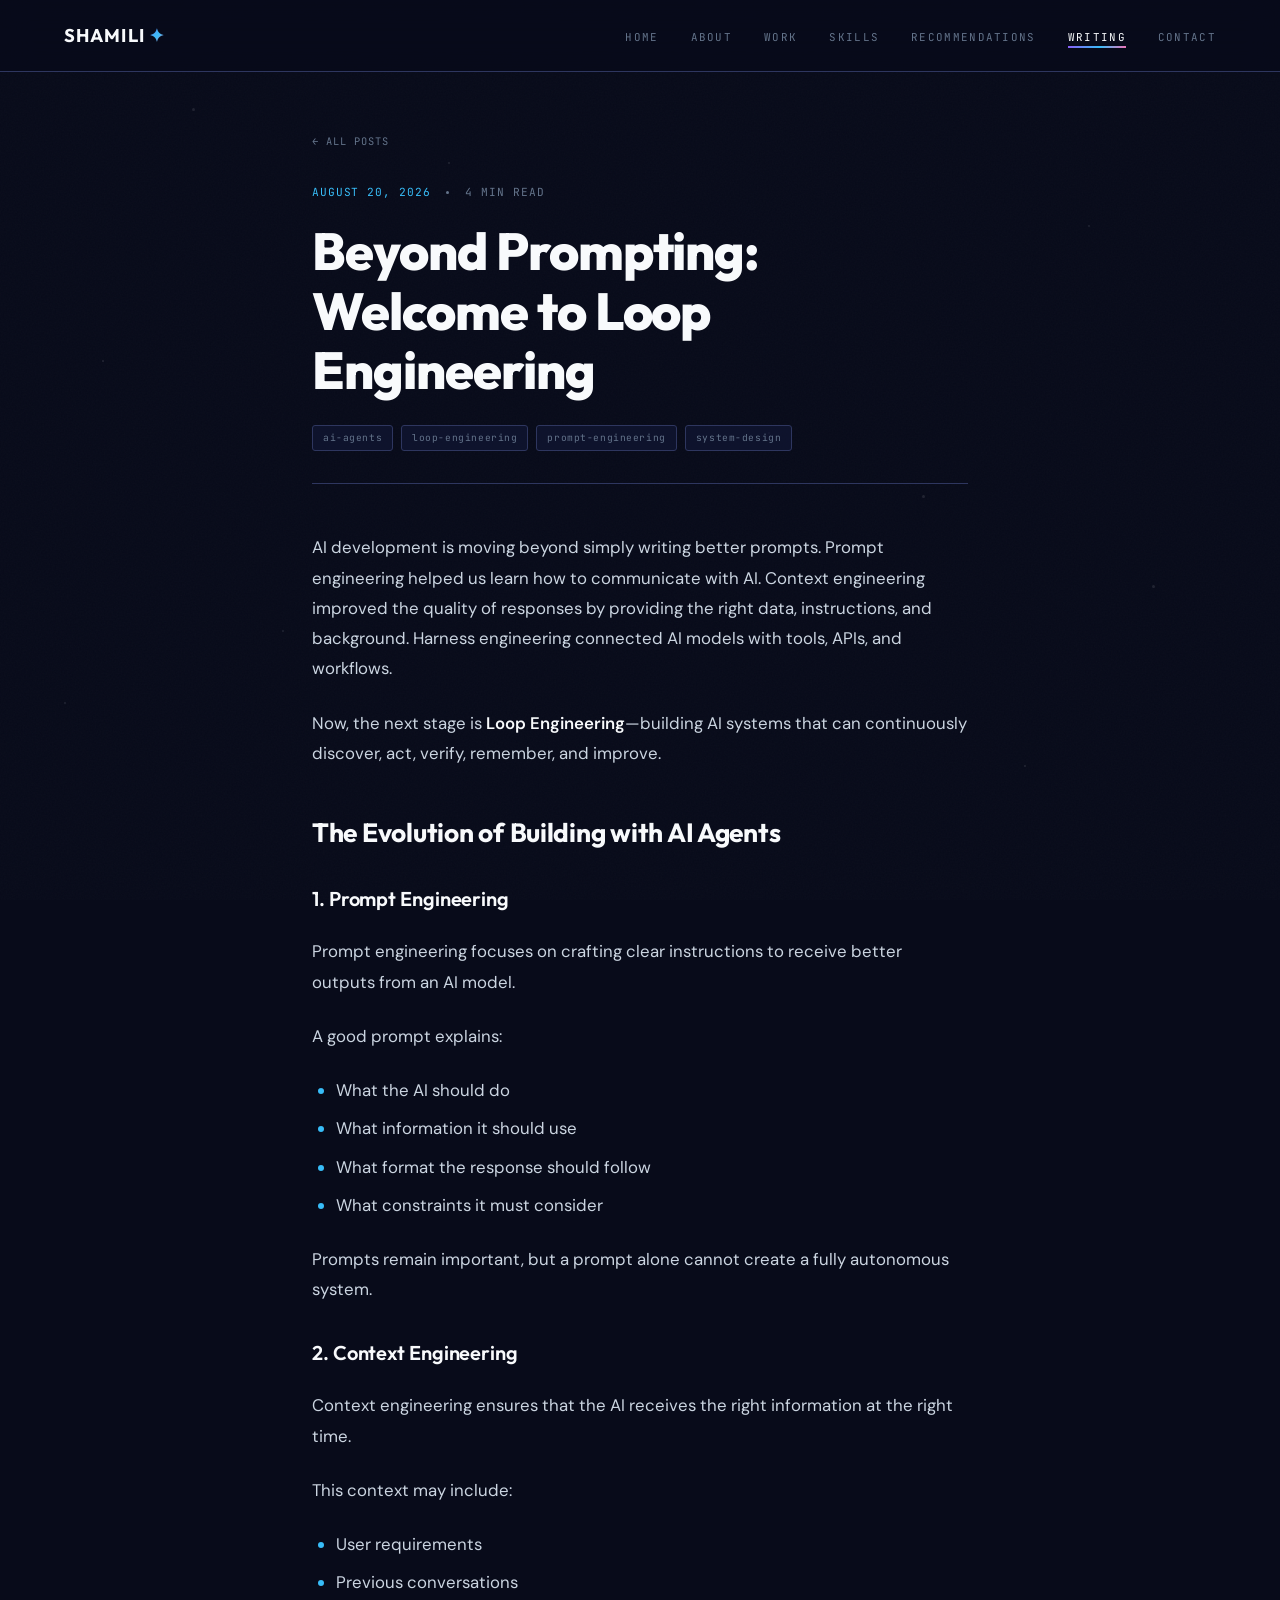
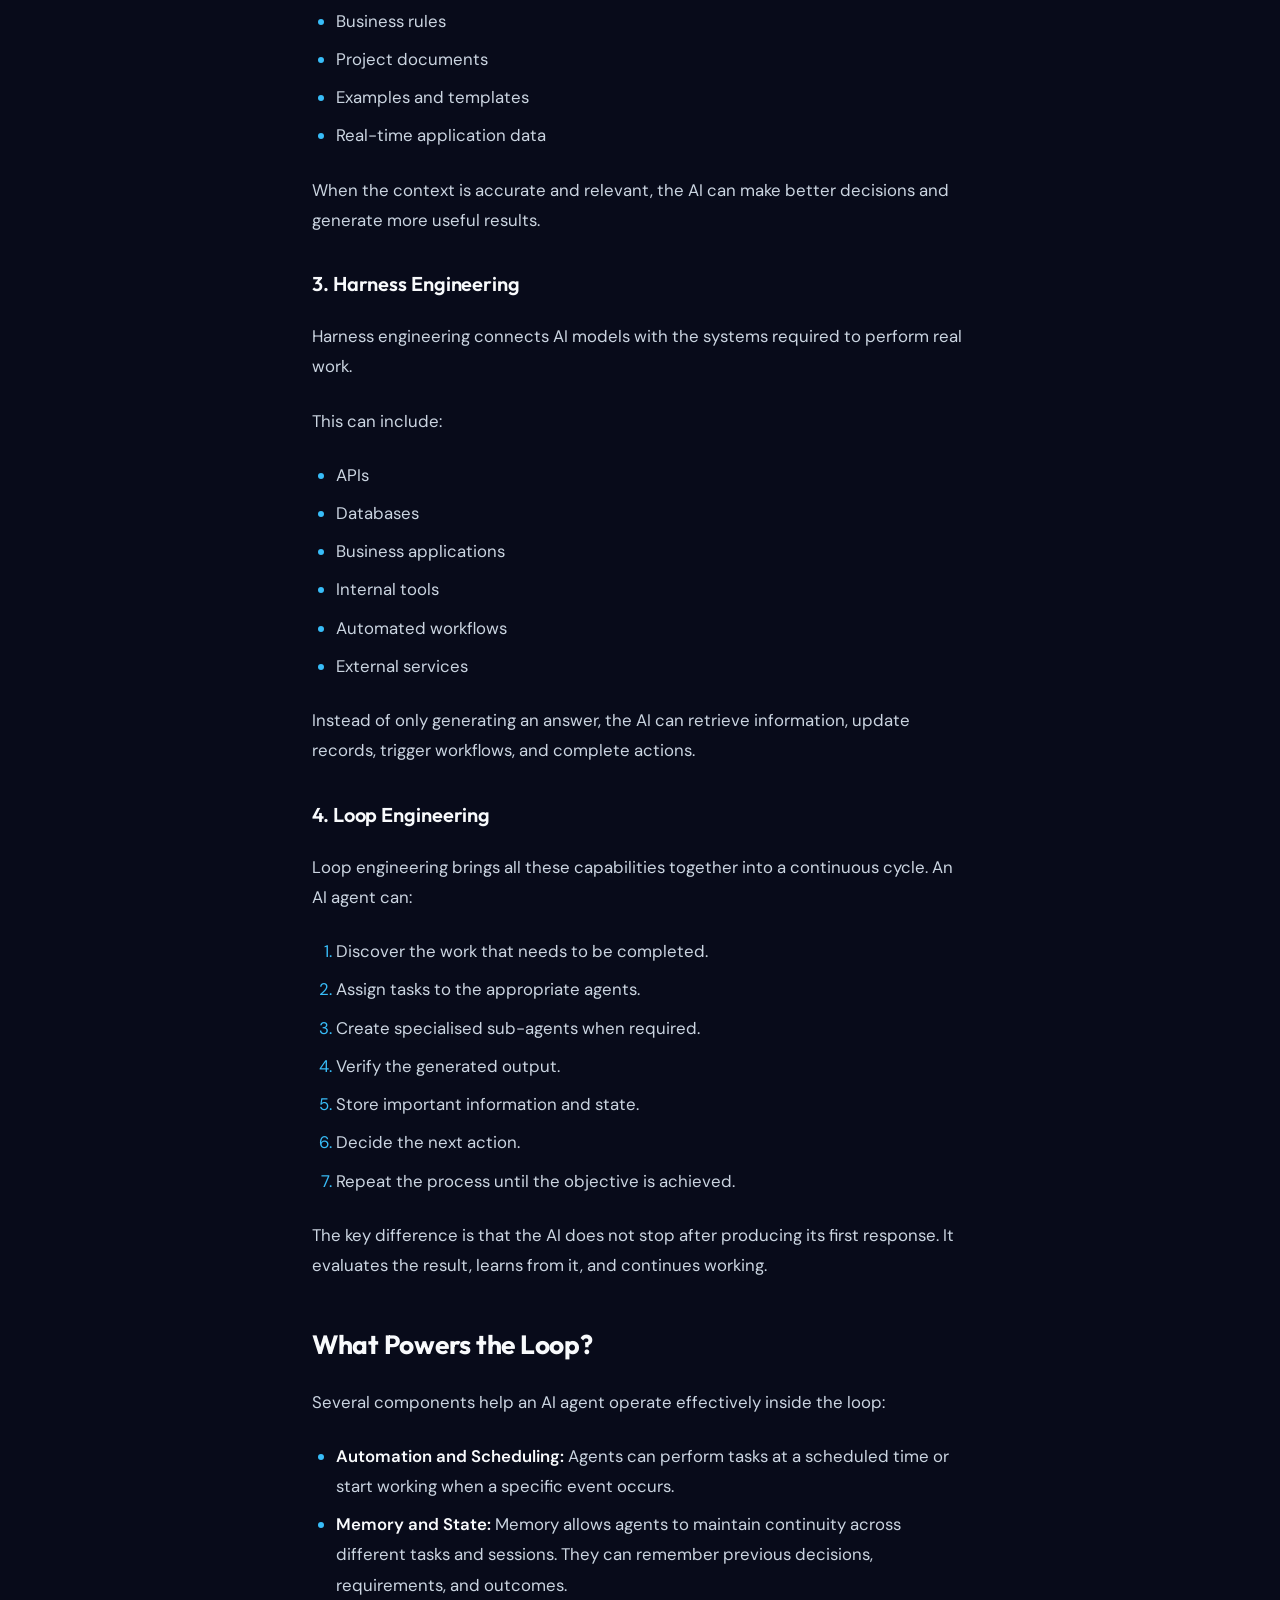
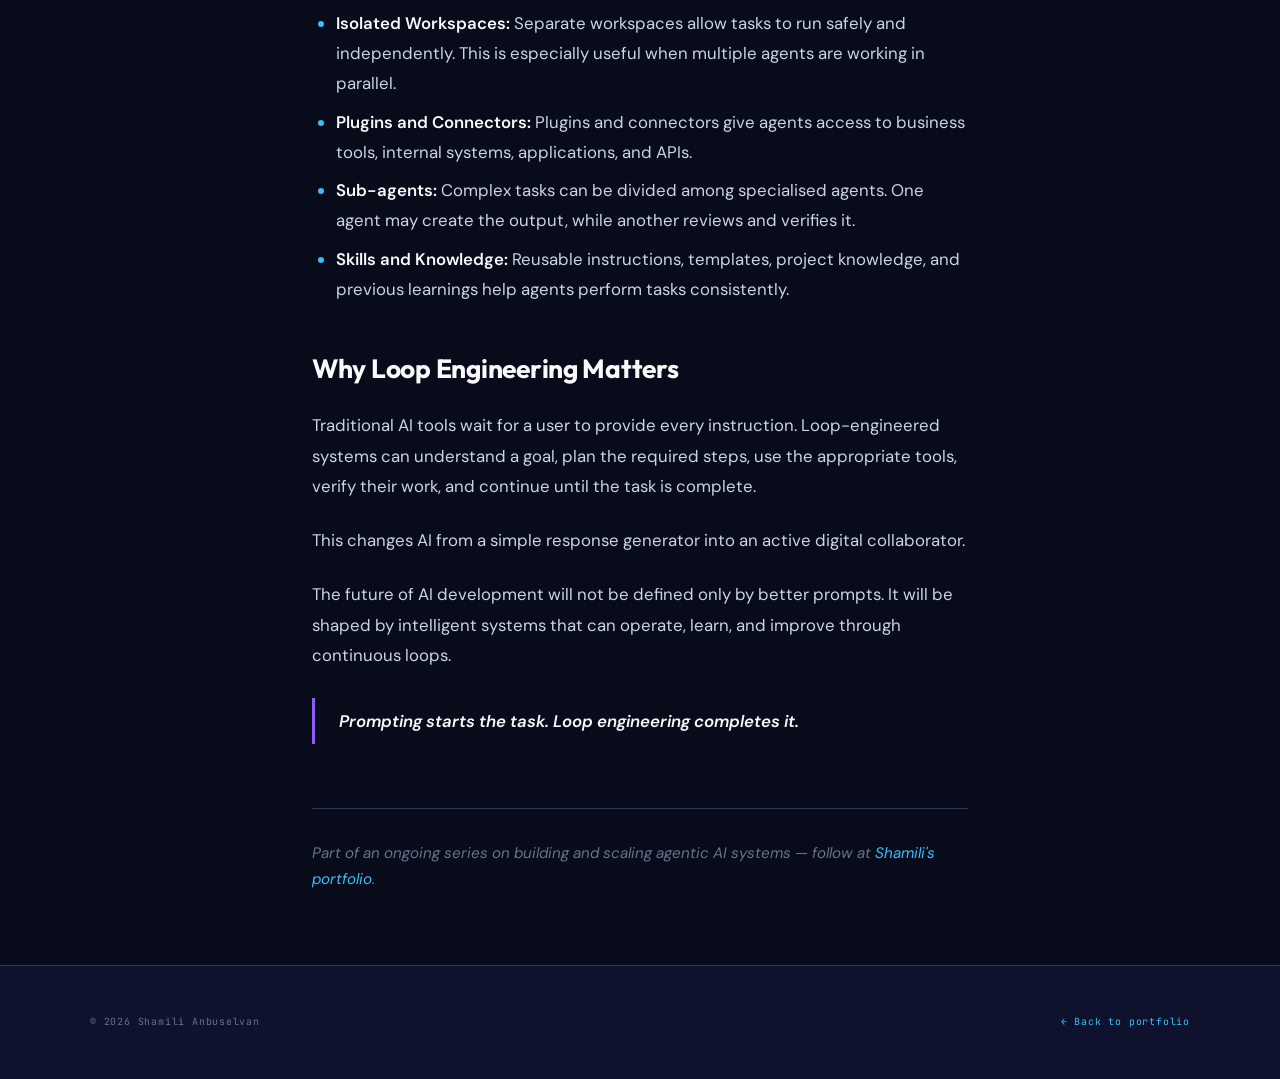
<file: blog/2026-08-beyond-prompting-welcome-to-loop-engineering/index.html>
<!DOCTYPE html>
<html lang="en">
<head>
  <meta charset="UTF-8">
  <meta name="viewport" content="width=device-width, initial-scale=1.0">
  <title>Beyond Prompting: Welcome to Loop Engineering — Shamili Anbuselvan</title>
  <meta name="description" content="AI development is moving beyond prompts. Explore Context, Harness, and Loop Engineering: the next stage of building self-correcting and autonomous AI systems.">
  <meta name="author" content="Shamili Anbuselvan">
  <meta name="robots" content="index, follow">
  <link rel="canonical" href="https://yogeshwaran.com/blog/2026-08-beyond-prompting-welcome-to-loop-engineering">

  <meta property="og:type" content="article">
  <meta property="og:title" content="Beyond Prompting: Welcome to Loop Engineering">
  <meta property="og:description" content="Explore Loop Engineering—building AI systems that can continuously discover, act, verify, remember, and improve.">
  <meta property="og:url" content="https://yogeshwaran.com/blog/2026-08-beyond-prompting-welcome-to-loop-engineering">
  <meta property="og:site_name" content="Shamili Anbuselvan">
  <meta property="article:author" content="Shamili Anbuselvan">
  <meta property="article:published_time" content="2026-08-20">
  <meta property="og:image" content="https://yogeshwaran.com/og-image.png">

  <meta name="twitter:card" content="summary_large_image">
  <meta name="twitter:title" content="Beyond Prompting: Welcome to Loop Engineering">
  <meta name="twitter:description" content="The evolution of building with AI agents. Why prompting starts the task, but loop engineering completes it.">
  <meta name="twitter:image" content="https://yogeshwaran.com/og-image.png">

  <meta name="theme-color" content="#080B1A">
  <link rel="icon" type="image/svg+xml" href="data:image/svg+xml,%3Csvg xmlns='http://www.w3.org/2000/svg' viewBox='0 0 100 100'%3E%3Crect width='100' height='100' rx='20' fill='%238B5CF6'/%3E%3Ctext y='.7em' x='50' font-size='60' font-family='sans-serif' font-weight='bold' fill='white' text-anchor='middle' dominant-baseline='middle'%3ES%3C/text%3E%3C/svg%3E">

  <link rel="preconnect" href="https://fonts.googleapis.com">
  <link rel="preconnect" href="https://fonts.gstatic.com" crossorigin>
  <link href="https://fonts.googleapis.com/css2?family=Outfit:wght@500;700;800;900&family=DM+Sans:wght@400;500;600&family=JetBrains+Mono:wght@400;500&display=swap" rel="stylesheet">
  <link rel="stylesheet" href="../style.css">
</head>
<body>
  <!-- GLOBAL BACKGROUND STARS -->
  <div class="stars-container" aria-hidden="true">
    <div class="star star-1"></div>
    <div class="star star-2"></div>
    <div class="star star-3"></div>
    <div class="star star-4"></div>
    <div class="star star-5"></div>
    <div class="star star-6"></div>
    <div class="star star-7"></div>
    <div class="star star-8"></div>
    <div class="star star-9"></div>
    <div class="star star-10"></div>
    <div class="star star-11"></div>
    <div class="star star-12"></div>
  </div>
  <div class="grain" aria-hidden="true"></div>

  <nav aria-label="Main navigation">
    <a href="../../" class="nav-logo">Shamili<em> ✦</em></a>
    <ul class="nav-links">
      <li><a href="../../">Home</a></li>
      <li><a href="../../#about">About</a></li>
      <li><a href="../../#work">Work</a></li>
      <li><a href="../../#skills">Skills</a></li>
      <li><a href="../../#recommendations">Recommendations</a></li>
      <li><a href="../../blog/" class="active">Writing</a></li>
      <li><a href="../../#contact">Contact</a></li>
    </ul>
  </nav>

  <article class="post">
    <header class="post-header">
      <a href="../" class="back-link">← All posts</a>
      <div class="post-meta">
        <time datetime="2026-08-20">August 20, 2026</time>
        <span class="dot" aria-hidden="true"></span>
        <span>4 min read</span>
      </div>
      <h1 class="post-title">Beyond Prompting: Welcome to Loop Engineering</h1>
      <div class="post-tags">
        <span class="post-tag">ai-agents</span>
        <span class="post-tag">loop-engineering</span>
        <span class="post-tag">prompt-engineering</span>
        <span class="post-tag">system-design</span>
      </div>
    </header>

    <div class="post-body">
      <p>AI development is moving beyond simply writing better prompts. Prompt engineering helped us learn how to communicate with AI. Context engineering improved the quality of responses by providing the right data, instructions, and background. Harness engineering connected AI models with tools, APIs, and workflows.</p>
      <p>Now, the next stage is <strong>Loop Engineering</strong>—building AI systems that can continuously discover, act, verify, remember, and improve.</p>

      <h2>The Evolution of Building with AI Agents</h2>

      <h3>1. Prompt Engineering</h3>
      <p>Prompt engineering focuses on crafting clear instructions to receive better outputs from an AI model.</p>
      <p>A good prompt explains:</p>
      <ul>
        <li>What the AI should do</li>
        <li>What information it should use</li>
        <li>What format the response should follow</li>
        <li>What constraints it must consider</li>
      </ul>
      <p>Prompts remain important, but a prompt alone cannot create a fully autonomous system.</p>

      <h3>2. Context Engineering</h3>
      <p>Context engineering ensures that the AI receives the right information at the right time.</p>
      <p>This context may include:</p>
      <ul>
        <li>User requirements</li>
        <li>Previous conversations</li>
        <li>Business rules</li>
        <li>Project documents</li>
        <li>Examples and templates</li>
        <li>Real-time application data</li>
      </ul>
      <p>When the context is accurate and relevant, the AI can make better decisions and generate more useful results.</p>

      <h3>3. Harness Engineering</h3>
      <p>Harness engineering connects AI models with the systems required to perform real work.</p>
      <p>This can include:</p>
      <ul>
        <li>APIs</li>
        <li>Databases</li>
        <li>Business applications</li>
        <li>Internal tools</li>
        <li>Automated workflows</li>
        <li>External services</li>
      </ul>
      <p>Instead of only generating an answer, the AI can retrieve information, update records, trigger workflows, and complete actions.</p>

      <h3>4. Loop Engineering</h3>
      <p>Loop engineering brings all these capabilities together into a continuous cycle. An AI agent can:</p>
      <ol>
        <li>Discover the work that needs to be completed.</li>
        <li>Assign tasks to the appropriate agents.</li>
        <li>Create specialised sub-agents when required.</li>
        <li>Verify the generated output.</li>
        <li>Store important information and state.</li>
        <li>Decide the next action.</li>
        <li>Repeat the process until the objective is achieved.</li>
      </ol>
      <p>The key difference is that the AI does not stop after producing its first response. It evaluates the result, learns from it, and continues working.</p>

      <h2>What Powers the Loop?</h2>
      <p>Several components help an AI agent operate effectively inside the loop:</p>
      <ul>
        <li><strong>Automation and Scheduling:</strong> Agents can perform tasks at a scheduled time or start working when a specific event occurs.</li>
        <li><strong>Memory and State:</strong> Memory allows agents to maintain continuity across different tasks and sessions. They can remember previous decisions, requirements, and outcomes.</li>
        <li><strong>Isolated Workspaces:</strong> Separate workspaces allow tasks to run safely and independently. This is especially useful when multiple agents are working in parallel.</li>
        <li><strong>Plugins and Connectors:</strong> Plugins and connectors give agents access to business tools, internal systems, applications, and APIs.</li>
        <li><strong>Sub-agents:</strong> Complex tasks can be divided among specialised agents. One agent may create the output, while another reviews and verifies it.</li>
        <li><strong>Skills and Knowledge:</strong> Reusable instructions, templates, project knowledge, and previous learnings help agents perform tasks consistently.</li>
      </ul>

      <h2>Why Loop Engineering Matters</h2>
      <p>Traditional AI tools wait for a user to provide every instruction. Loop-engineered systems can understand a goal, plan the required steps, use the appropriate tools, verify their work, and continue until the task is complete.</p>
      <p>This changes AI from a simple response generator into an active digital collaborator.</p>
      <p>The future of AI development will not be defined only by better prompts. It will be shaped by intelligent systems that can operate, learn, and improve through continuous loops.</p>
      
      <blockquote>
        <p><strong>Prompting starts the task. Loop engineering completes it.</strong></p>
      </blockquote>
    </div>

    <footer class="post-footer">
      <p class="signoff">
        <em>Part of an ongoing series on building and scaling agentic AI systems — follow at <a href="../../">Shamili's portfolio</a>.</em>
      </p>
    </footer>
  </article>

  <footer class="site-footer">
    <div class="footer-inner">
      <span>&copy; <span id="yr"></span> Shamili Anbuselvan</span>
      <span><a href="../../">← Back to portfolio</a></span>
    </div>
  </footer>

  <script>document.getElementById('yr').textContent=new Date().getFullYear();</script>
</body>
</html>
</file>
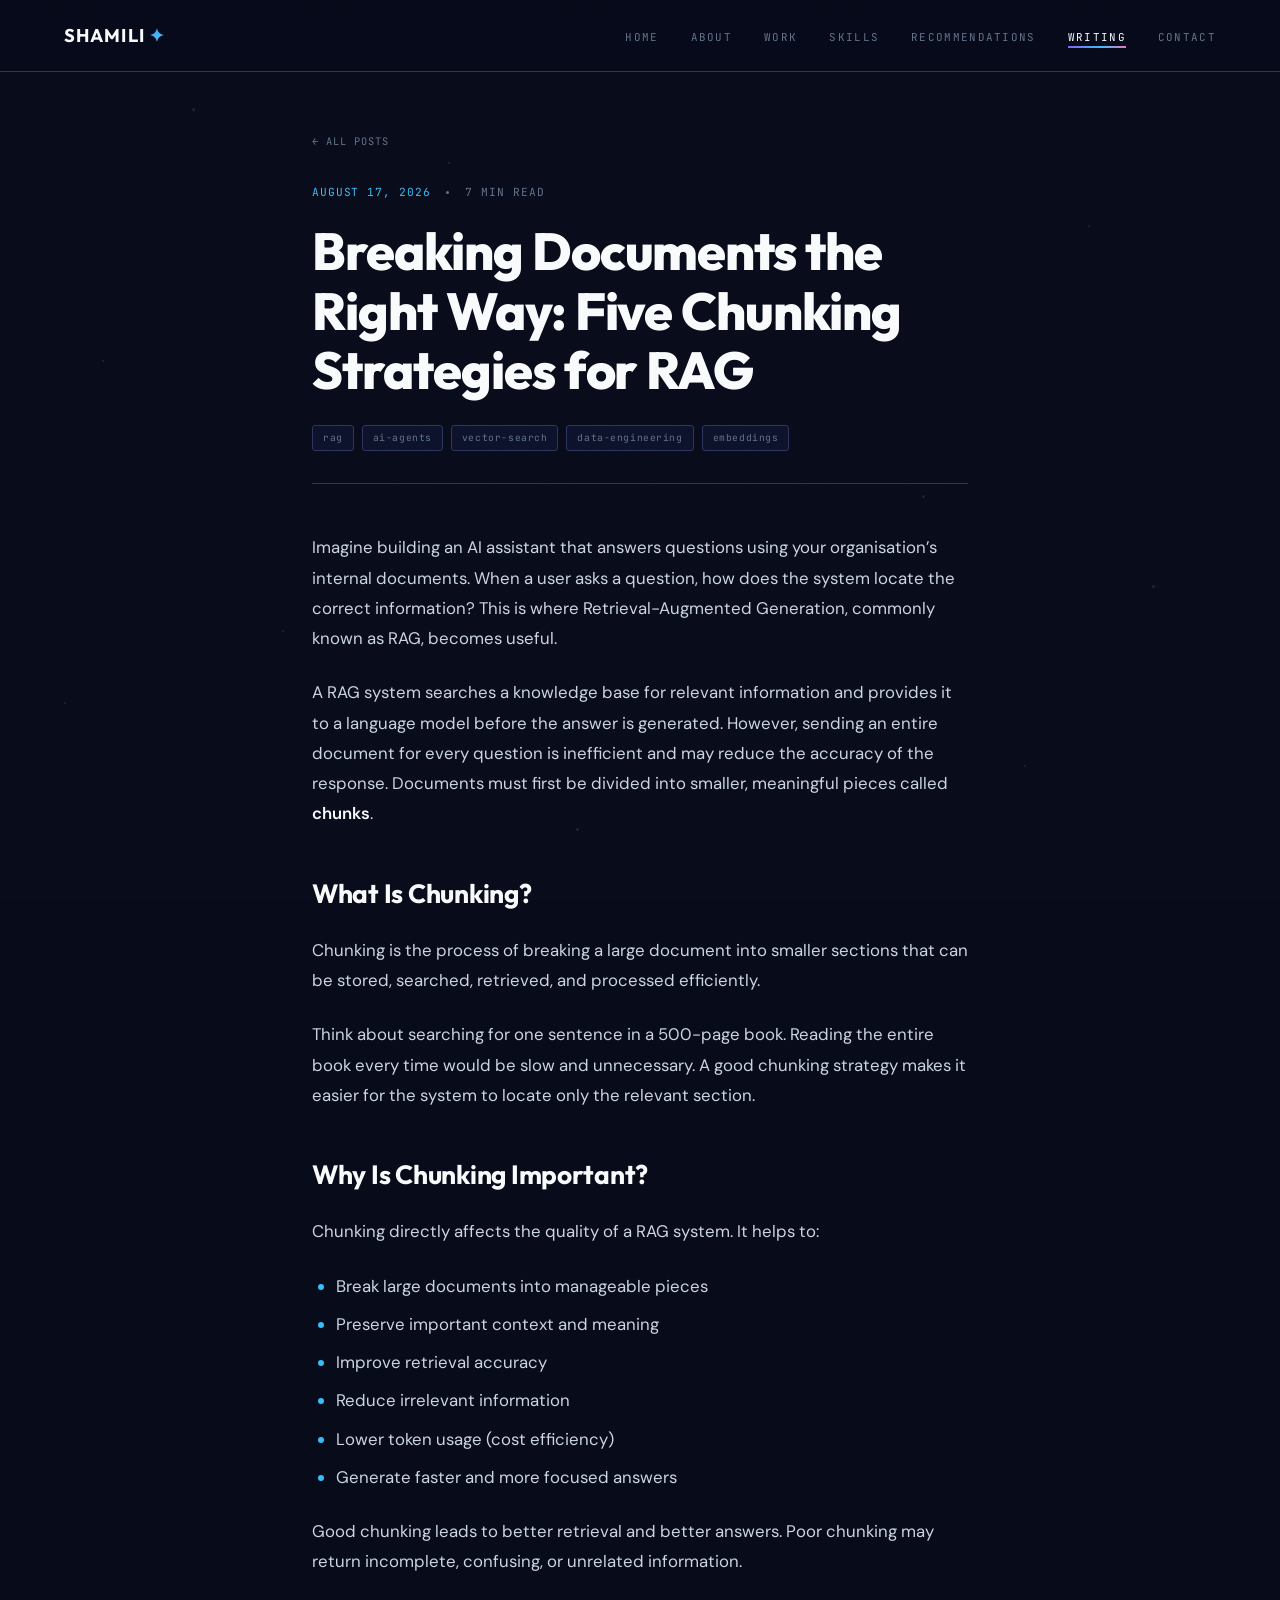
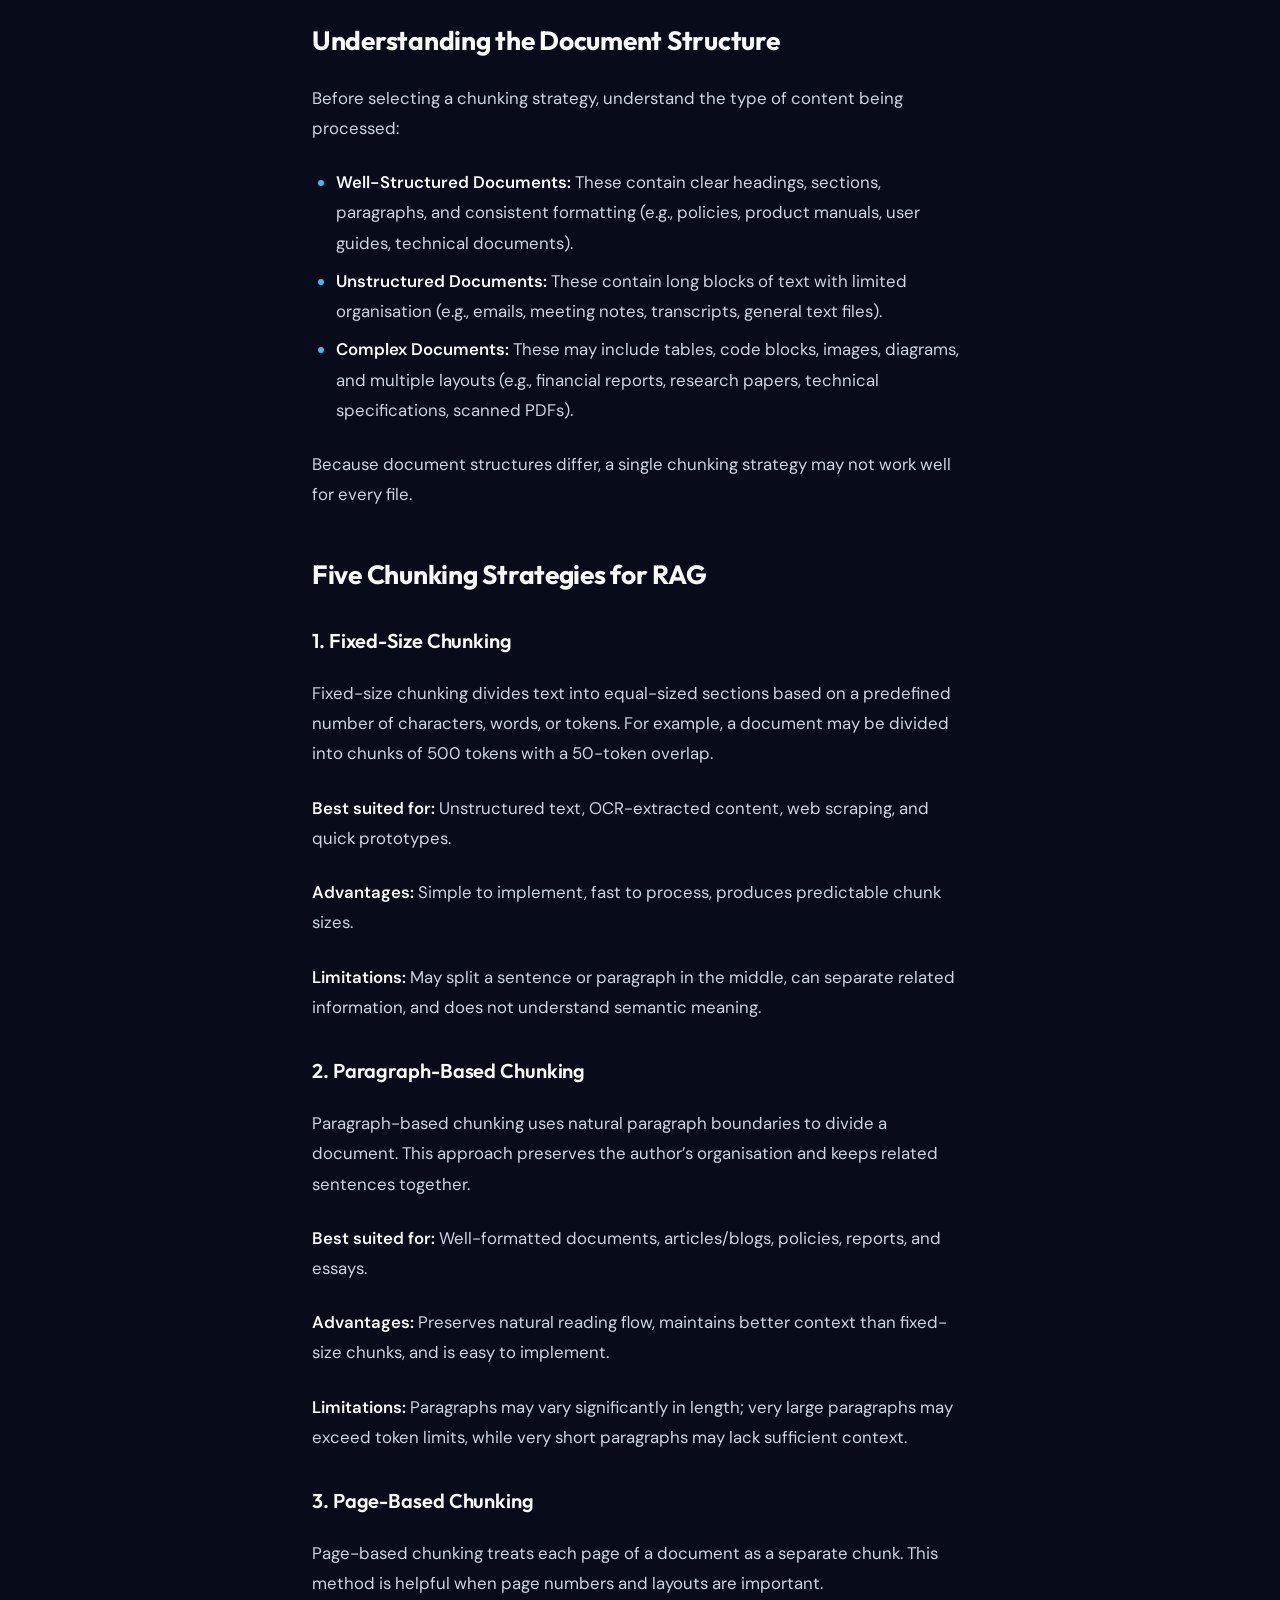
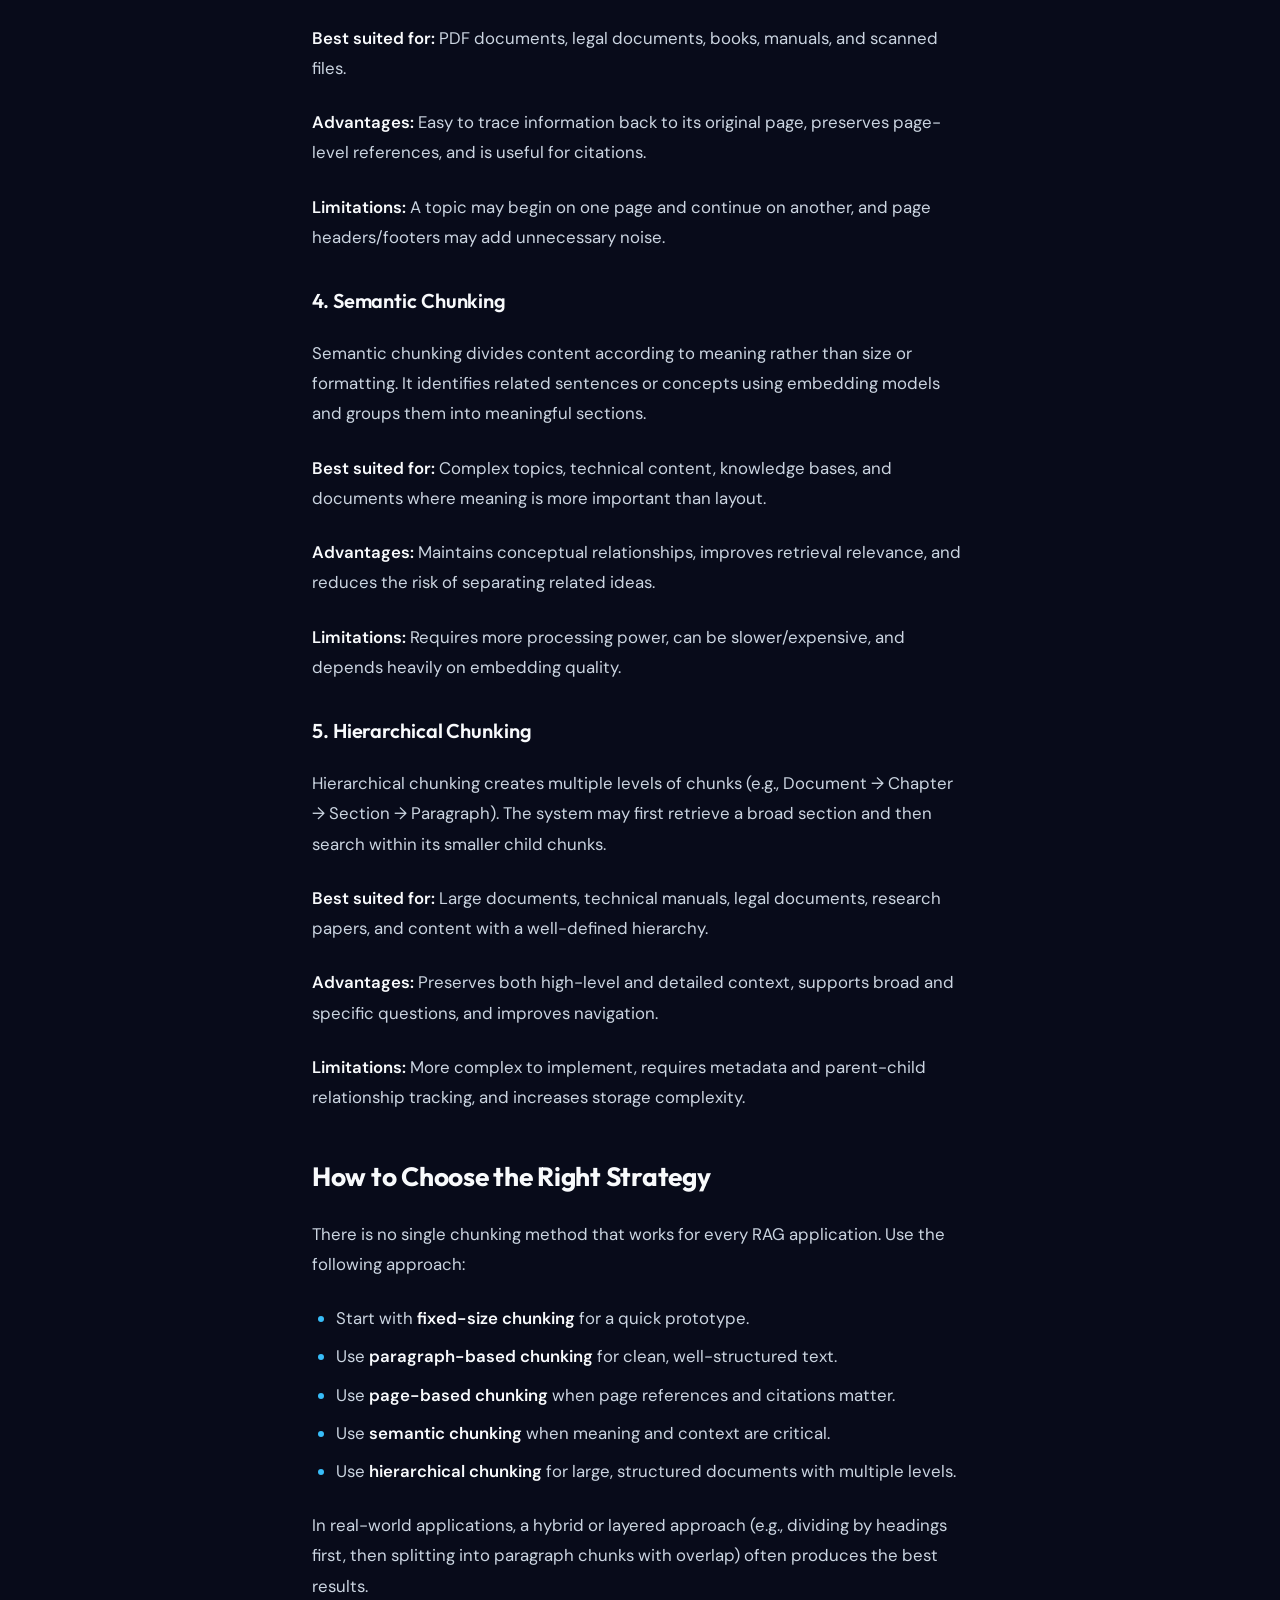
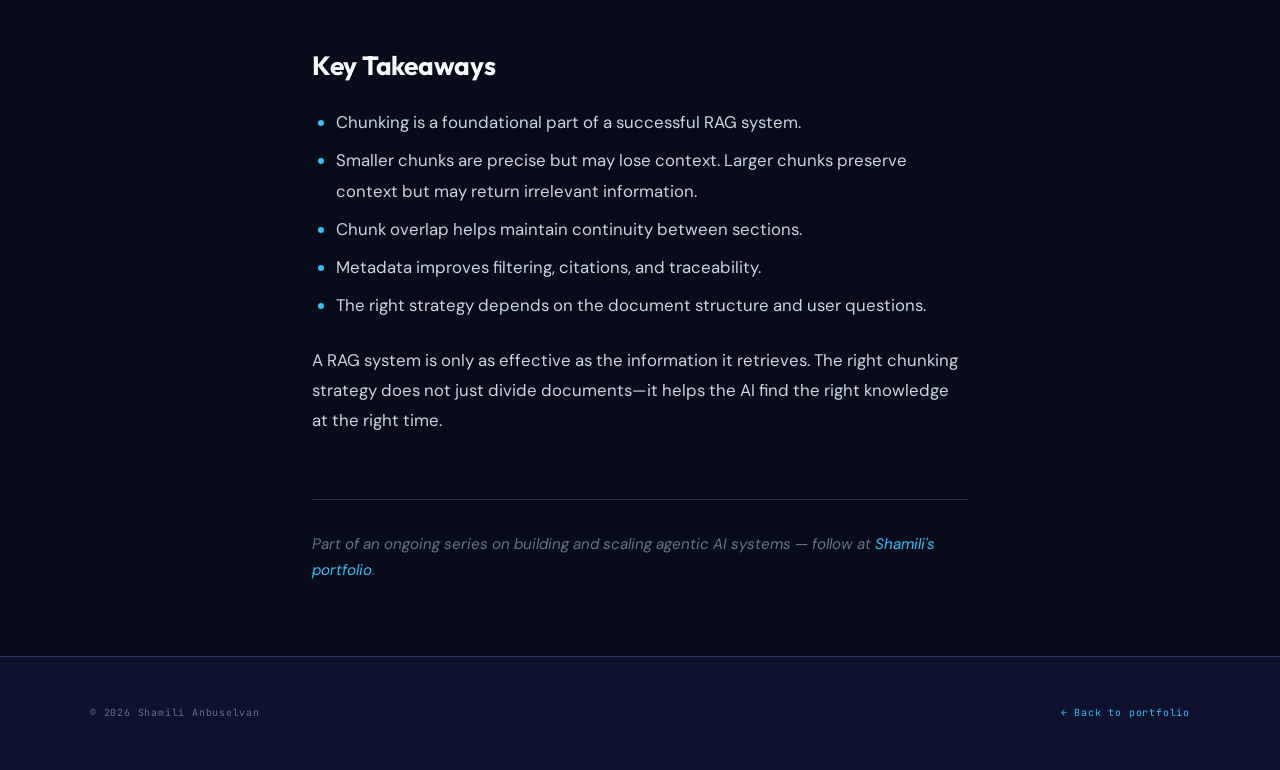
<file: blog/2026-08-breaking-documents-the-right-way-five-chunking-strategies-for-rag/index.html>
<!DOCTYPE html>
<html lang="en">
<head>
  <meta charset="UTF-8">
  <meta name="viewport" content="width=device-width, initial-scale=1.0">
  <title>Breaking Documents the Right Way: Five Chunking Strategies for RAG — Shamili Anbuselvan</title>
  <meta name="description" content="Explore document chunking strategies for Retrieval-Augmented Generation (RAG). Learn how to select from Fixed-Size, Paragraph, Page, Semantic, and Hierarchical chunking.">
  <meta name="author" content="Shamili Anbuselvan">
  <meta name="robots" content="index, follow">
  <link rel="canonical" href="https://yogeshwaran.com/blog/2026-08-breaking-documents-the-right-way-five-chunking-strategies-for-rag">

  <meta property="og:type" content="article">
  <meta property="og:title" content="Breaking Documents the Right Way: Five Chunking Strategies for RAG">
  <meta property="og:description" content="Optimize your RAG pipelines by choosing the right document chunking strategy for your AI knowledge base.">
  <meta property="og:url" content="https://yogeshwaran.com/blog/2026-08-breaking-documents-the-right-way-five-chunking-strategies-for-rag">
  <meta property="og:site_name" content="Shamili Anbuselvan">
  <meta property="article:author" content="Shamili Anbuselvan">
  <meta property="article:published_time" content="2026-08-17">
  <meta property="og:image" content="https://yogeshwaran.com/og-image.png">

  <meta name="twitter:card" content="summary_large_image">
  <meta name="twitter:title" content="Breaking Documents the Right Way: Five Chunking Strategies for RAG">
  <meta name="twitter:description" content="A guide to document structure, chunking strategies, and tuning retrieval performance for AI agents.">
  <meta name="twitter:image" content="https://yogeshwaran.com/og-image.png">

  <meta name="theme-color" content="#080B1A">
  <link rel="icon" type="image/svg+xml" href="data:image/svg+xml,%3Csvg xmlns='http://www.w3.org/2000/svg' viewBox='0 0 100 100'%3E%3Crect width='100' height='100' rx='20' fill='%238B5CF6'/%3E%3Ctext y='.7em' x='50' font-size='60' font-family='sans-serif' font-weight='bold' fill='white' text-anchor='middle' dominant-baseline='middle'%3ES%3C/text%3E%3C/svg%3E">

  <link rel="preconnect" href="https://fonts.googleapis.com">
  <link rel="preconnect" href="https://fonts.gstatic.com" crossorigin>
  <link href="https://fonts.googleapis.com/css2?family=Outfit:wght@500;700;800;900&family=DM+Sans:wght@400;500;600&family=JetBrains+Mono:wght@400;500&display=swap" rel="stylesheet">
  <link rel="stylesheet" href="../style.css">
</head>
<body>
  <!-- GLOBAL BACKGROUND STARS -->
  <div class="stars-container" aria-hidden="true">
    <div class="star star-1"></div>
    <div class="star star-2"></div>
    <div class="star star-3"></div>
    <div class="star star-4"></div>
    <div class="star star-5"></div>
    <div class="star star-6"></div>
    <div class="star star-7"></div>
    <div class="star star-8"></div>
    <div class="star star-9"></div>
    <div class="star star-10"></div>
    <div class="star star-11"></div>
    <div class="star star-12"></div>
  </div>
  <div class="grain" aria-hidden="true"></div>

  <nav aria-label="Main navigation">
    <a href="../../" class="nav-logo">Shamili<em> ✦</em></a>
    <ul class="nav-links">
      <li><a href="../../">Home</a></li>
      <li><a href="../../#about">About</a></li>
      <li><a href="../../#work">Work</a></li>
      <li><a href="../../#skills">Skills</a></li>
      <li><a href="../../#recommendations">Recommendations</a></li>
      <li><a href="../../blog/" class="active">Writing</a></li>
      <li><a href="../../#contact">Contact</a></li>
    </ul>
  </nav>

  <article class="post">
    <header class="post-header">
      <a href="../" class="back-link">← All posts</a>
      <div class="post-meta">
        <time datetime="2026-08-17">August 17, 2026</time>
        <span class="dot" aria-hidden="true"></span>
        <span>7 min read</span>
      </div>
      <h1 class="post-title">Breaking Documents the Right Way: Five Chunking Strategies for RAG</h1>
      <div class="post-tags">
        <span class="post-tag">rag</span>
        <span class="post-tag">ai-agents</span>
        <span class="post-tag">vector-search</span>
        <span class="post-tag">data-engineering</span>
        <span class="post-tag">embeddings</span>
      </div>
    </header>

    <div class="post-body">
      <p>Imagine building an AI assistant that answers questions using your organisation’s internal documents. When a user asks a question, how does the system locate the correct information? This is where Retrieval-Augmented Generation, commonly known as RAG, becomes useful.</p>
      <p>A RAG system searches a knowledge base for relevant information and provides it to a language model before the answer is generated. However, sending an entire document for every question is inefficient and may reduce the accuracy of the response. Documents must first be divided into smaller, meaningful pieces called <strong>chunks</strong>.</p>

      <h2>What Is Chunking?</h2>
      <p>Chunking is the process of breaking a large document into smaller sections that can be stored, searched, retrieved, and processed efficiently.</p>
      <p>Think about searching for one sentence in a 500-page book. Reading the entire book every time would be slow and unnecessary. A good chunking strategy makes it easier for the system to locate only the relevant section.</p>

      <h2>Why Is Chunking Important?</h2>
      <p>Chunking directly affects the quality of a RAG system. It helps to:</p>
      <ul>
        <li>Break large documents into manageable pieces</li>
        <li>Preserve important context and meaning</li>
        <li>Improve retrieval accuracy</li>
        <li>Reduce irrelevant information</li>
        <li>Lower token usage (cost efficiency)</li>
        <li>Generate faster and more focused answers</li>
      </ul>
      <p>Good chunking leads to better retrieval and better answers. Poor chunking may return incomplete, confusing, or unrelated information.</p>

      <h2>Understanding the Document Structure</h2>
      <p>Before selecting a chunking strategy, understand the type of content being processed:</p>
      <ul>
        <li><strong>Well-Structured Documents:</strong> These contain clear headings, sections, paragraphs, and consistent formatting (e.g., policies, product manuals, user guides, technical documents).</li>
        <li><strong>Unstructured Documents:</strong> These contain long blocks of text with limited organisation (e.g., emails, meeting notes, transcripts, general text files).</li>
        <li><strong>Complex Documents:</strong> These may include tables, code blocks, images, diagrams, and multiple layouts (e.g., financial reports, research papers, technical specifications, scanned PDFs).</li>
      </ul>
      <p>Because document structures differ, a single chunking strategy may not work well for every file.</p>

      <h2>Five Chunking Strategies for RAG</h2>

      <h3>1. Fixed-Size Chunking</h3>
      <p>Fixed-size chunking divides text into equal-sized sections based on a predefined number of characters, words, or tokens. For example, a document may be divided into chunks of 500 tokens with a 50-token overlap.</p>
      <p><strong>Best suited for:</strong> Unstructured text, OCR-extracted content, web scraping, and quick prototypes.</p>
      <p><strong>Advantages:</strong> Simple to implement, fast to process, produces predictable chunk sizes.</p>
      <p><strong>Limitations:</strong> May split a sentence or paragraph in the middle, can separate related information, and does not understand semantic meaning.</p>

      <h3>2. Paragraph-Based Chunking</h3>
      <p>Paragraph-based chunking uses natural paragraph boundaries to divide a document. This approach preserves the author’s organisation and keeps related sentences together.</p>
      <p><strong>Best suited for:</strong> Well-formatted documents, articles/blogs, policies, reports, and essays.</p>
      <p><strong>Advantages:</strong> Preserves natural reading flow, maintains better context than fixed-size chunks, and is easy to implement.</p>
      <p><strong>Limitations:</strong> Paragraphs may vary significantly in length; very large paragraphs may exceed token limits, while very short paragraphs may lack sufficient context.</p>

      <h3>3. Page-Based Chunking</h3>
      <p>Page-based chunking treats each page of a document as a separate chunk. This method is helpful when page numbers and layouts are important.</p>
      <p><strong>Best suited for:</strong> PDF documents, legal documents, books, manuals, and scanned files.</p>
      <p><strong>Advantages:</strong> Easy to trace information back to its original page, preserves page-level references, and is useful for citations.</p>
      <p><strong>Limitations:</strong> A topic may begin on one page and continue on another, and page headers/footers may add unnecessary noise.</p>

      <h3>4. Semantic Chunking</h3>
      <p>Semantic chunking divides content according to meaning rather than size or formatting. It identifies related sentences or concepts using embedding models and groups them into meaningful sections.</p>
      <p><strong>Best suited for:</strong> Complex topics, technical content, knowledge bases, and documents where meaning is more important than layout.</p>
      <p><strong>Advantages:</strong> Maintains conceptual relationships, improves retrieval relevance, and reduces the risk of separating related ideas.</p>
      <p><strong>Limitations:</strong> Requires more processing power, can be slower/expensive, and depends heavily on embedding quality.</p>

      <h3>5. Hierarchical Chunking</h3>
      <p>Hierarchical chunking creates multiple levels of chunks (e.g., Document → Chapter → Section → Paragraph). The system may first retrieve a broad section and then search within its smaller child chunks.</p>
      <p><strong>Best suited for:</strong> Large documents, technical manuals, legal documents, research papers, and content with a well-defined hierarchy.</p>
      <p><strong>Advantages:</strong> Preserves both high-level and detailed context, supports broad and specific questions, and improves navigation.</p>
      <p><strong>Limitations:</strong> More complex to implement, requires metadata and parent-child relationship tracking, and increases storage complexity.</p>

      <h2>How to Choose the Right Strategy</h2>
      <p>There is no single chunking method that works for every RAG application. Use the following approach:</p>
      <ul>
        <li>Start with <strong>fixed-size chunking</strong> for a quick prototype.</li>
        <li>Use <strong>paragraph-based chunking</strong> for clean, well-structured text.</li>
        <li>Use <strong>page-based chunking</strong> when page references and citations matter.</li>
        <li>Use <strong>semantic chunking</strong> when meaning and context are critical.</li>
        <li>Use <strong>hierarchical chunking</strong> for large, structured documents with multiple levels.</li>
      </ul>
      <p>In real-world applications, a hybrid or layered approach (e.g., dividing by headings first, then splitting into paragraph chunks with overlap) often produces the best results.</p>

      <h2>Key Takeaways</h2>
      <ul>
        <li>Chunking is a foundational part of a successful RAG system.</li>
        <li>Smaller chunks are precise but may lose context. Larger chunks preserve context but may return irrelevant information.</li>
        <li>Chunk overlap helps maintain continuity between sections.</li>
        <li>Metadata improves filtering, citations, and traceability.</li>
        <li>The right strategy depends on the document structure and user questions.</li>
      </ul>
      <p>A RAG system is only as effective as the information it retrieves. The right chunking strategy does not just divide documents—it helps the AI find the right knowledge at the right time.</p>
    </div>

    <footer class="post-footer">
      <p class="signoff">
        <em>Part of an ongoing series on building and scaling agentic AI systems — follow at <a href="../../">Shamili's portfolio</a>.</em>
      </p>
    </footer>
  </article>

  <footer class="site-footer">
    <div class="footer-inner">
      <span>&copy; <span id="yr"></span> Shamili Anbuselvan</span>
      <span><a href="../../">← Back to portfolio</a></span>
    </div>
  </footer>

  <script>document.getElementById('yr').textContent=new Date().getFullYear();</script>
</body>
</html>
</file>
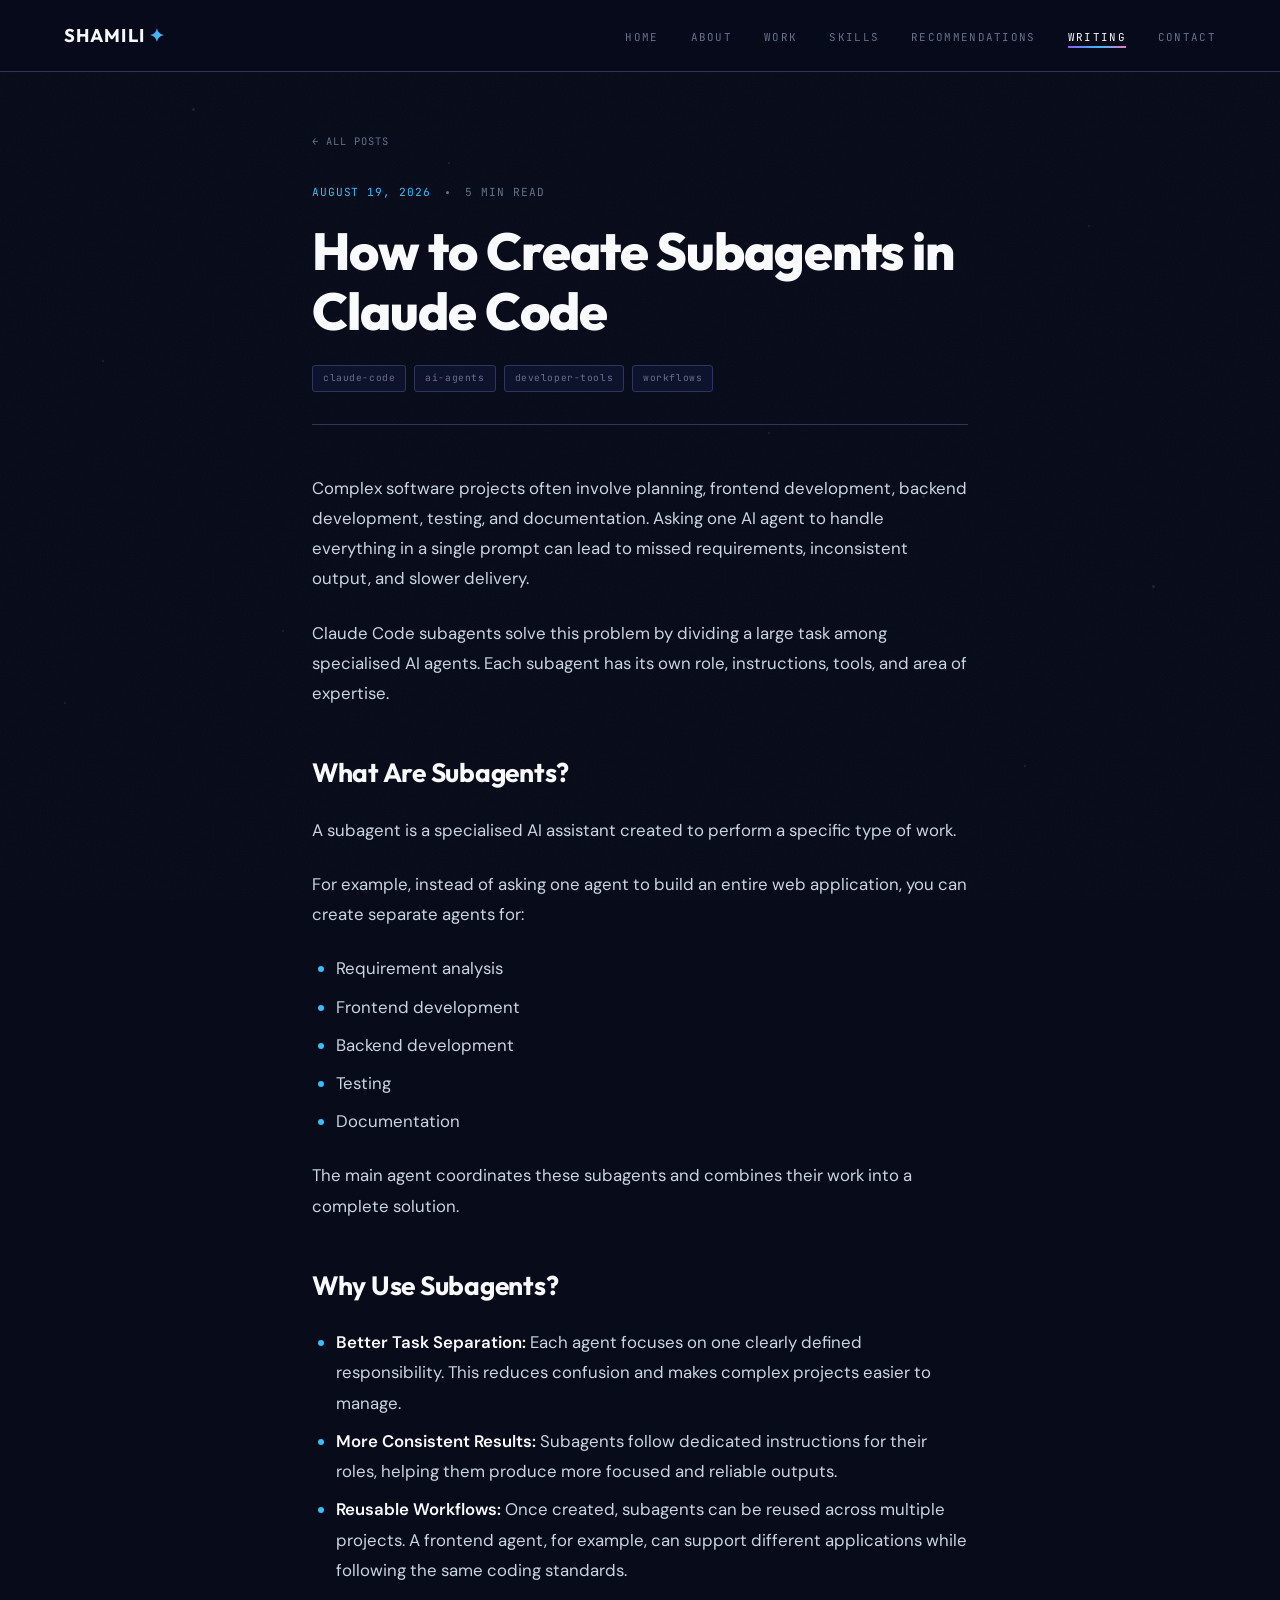
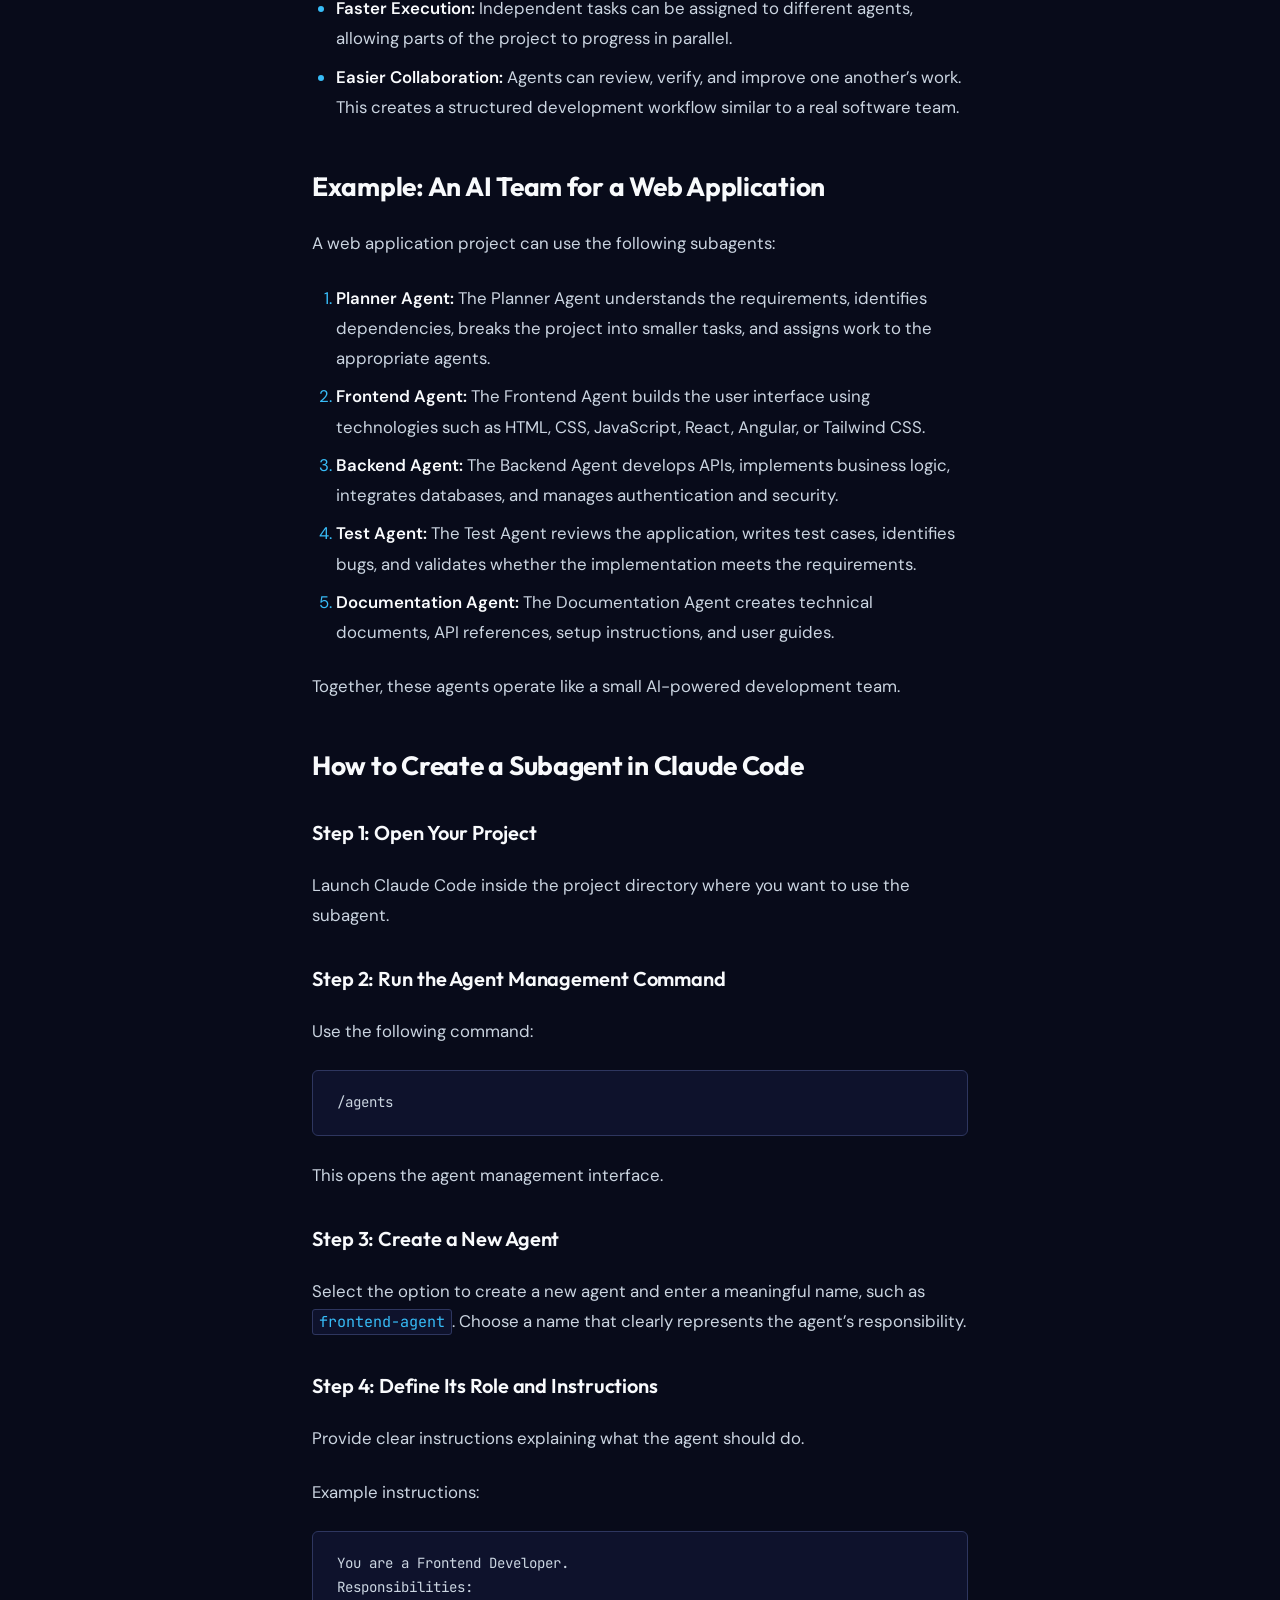
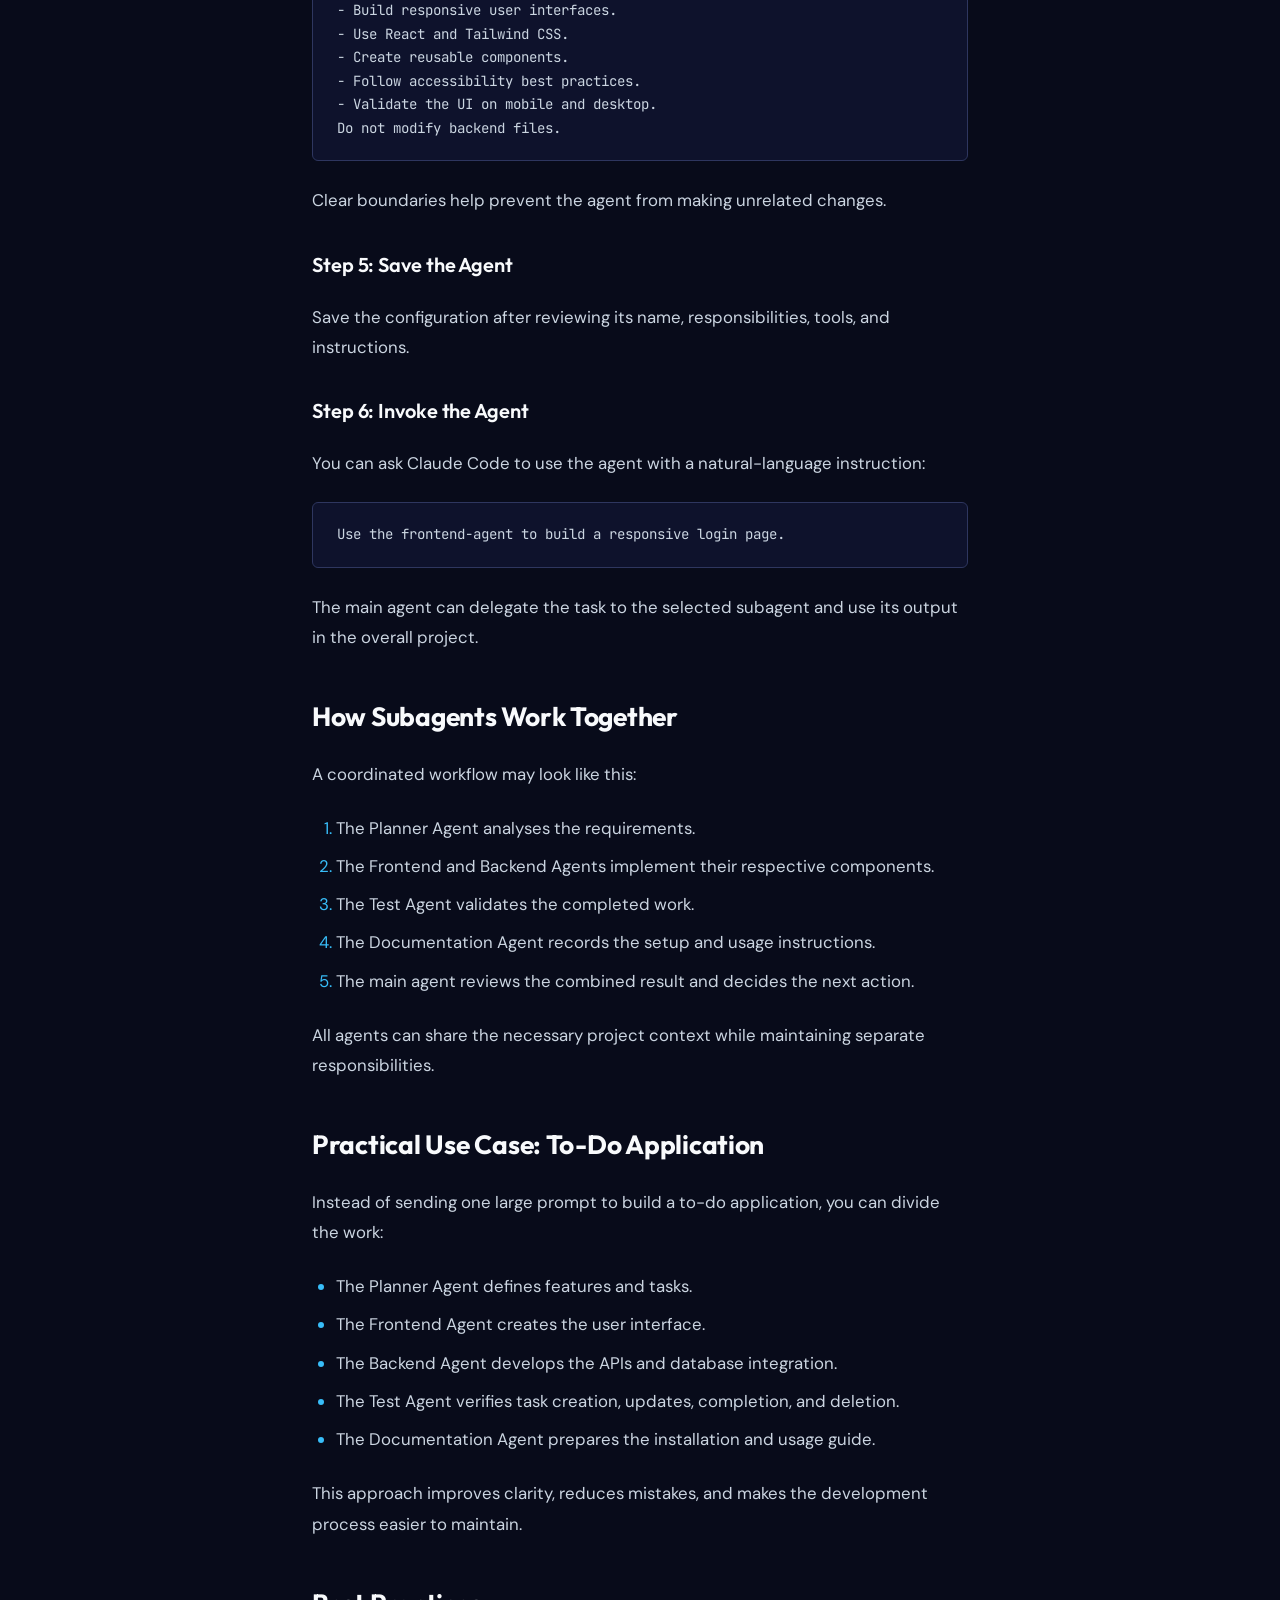
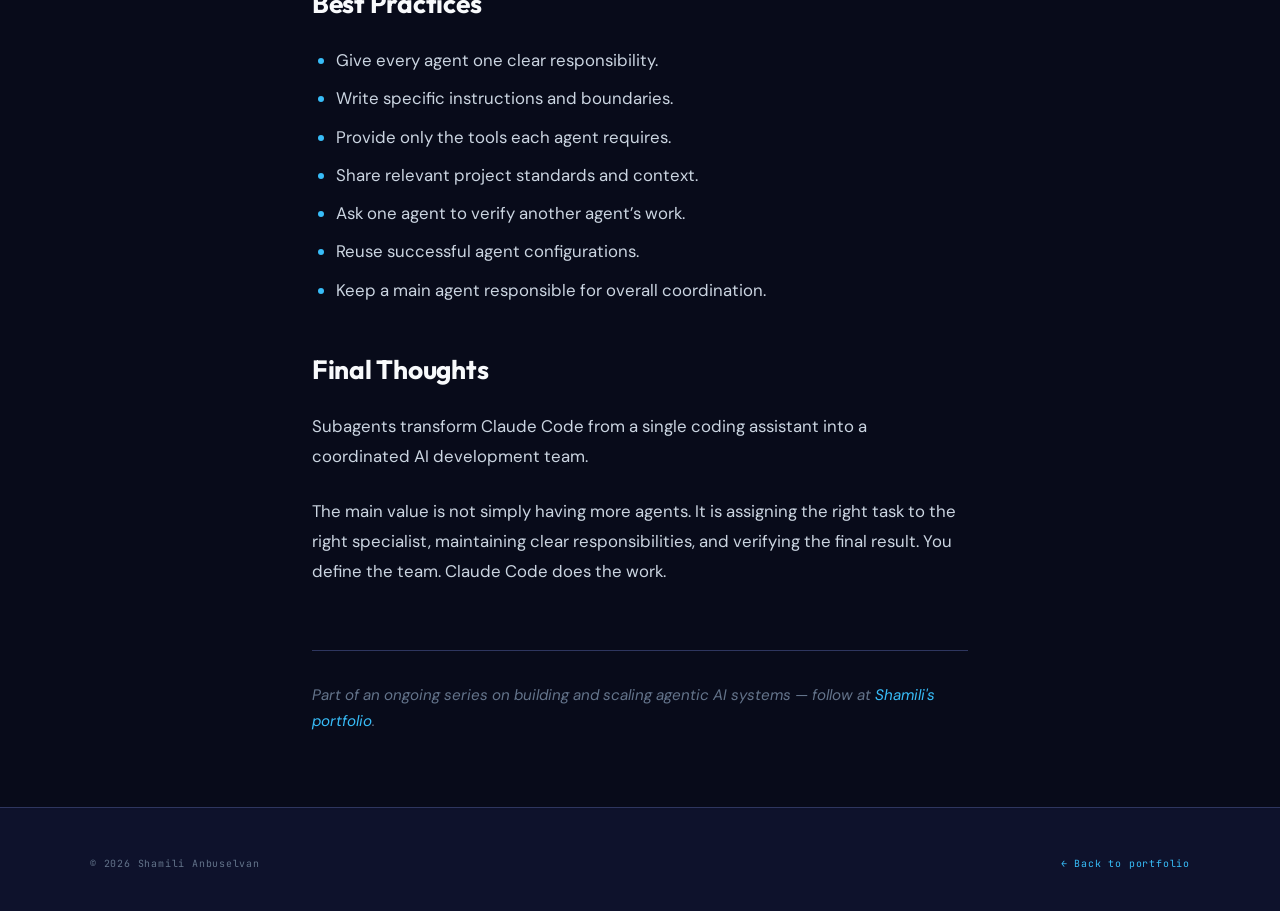
<file: blog/2026-08-how-to-create-subagents-in-claude-code/index.html>
<!DOCTYPE html>
<html lang="en">
<head>
  <meta charset="UTF-8">
  <meta name="viewport" content="width=device-width, initial-scale=1.0">
  <title>How to Create Subagents in Claude Code — Shamili Anbuselvan</title>
  <meta name="description" content="Learn how to define, configure, and coordinate subagents inside Claude Code to build a collaborative, multi-agent AI development team.">
  <meta name="author" content="Shamili Anbuselvan">
  <meta name="robots" content="index, follow">
  <link rel="canonical" href="https://yogeshwaran.com/blog/2026-08-how-to-create-subagents-in-claude-code">

  <meta property="og:type" content="article">
  <meta property="og:title" content="How to Create Subagents in Claude Code">
  <meta property="og:description" content="Divide and conquer: building a collaborative team of specialized subagents inside Claude Code.">
  <meta property="og:url" content="https://yogeshwaran.com/blog/2026-08-how-to-create-subagents-in-claude-code">
  <meta property="og:site_name" content="Shamili Anbuselvan">
  <meta property="article:author" content="Shamili Anbuselvan">
  <meta property="article:published_time" content="2026-08-19">
  <meta property="og:image" content="https://yogeshwaran.com/og-image.png">

  <meta name="twitter:card" content="summary_large_image">
  <meta name="twitter:title" content="How to Create Subagents in Claude Code">
  <meta name="twitter:description" content="Step-by-step guide to building a modular AI development team with subagents in Claude Code.">
  <meta name="twitter:image" content="https://yogeshwaran.com/og-image.png">

  <meta name="theme-color" content="#080B1A">
  <link rel="icon" type="image/svg+xml" href="data:image/svg+xml,%3Csvg xmlns='http://www.w3.org/2000/svg' viewBox='0 0 100 100'%3E%3Crect width='100' height='100' rx='20' fill='%238B5CF6'/%3E%3Ctext y='.7em' x='50' font-size='60' font-family='sans-serif' font-weight='bold' fill='white' text-anchor='middle' dominant-baseline='middle'%3ES%3C/text%3E%3C/svg%3E">

  <link rel="preconnect" href="https://fonts.googleapis.com">
  <link rel="preconnect" href="https://fonts.gstatic.com" crossorigin>
  <link href="https://fonts.googleapis.com/css2?family=Outfit:wght@500;700;800;900&family=DM+Sans:wght@400;500;600&family=JetBrains+Mono:wght@400;500&display=swap" rel="stylesheet">
  <link rel="stylesheet" href="../style.css">
</head>
<body>
  <!-- GLOBAL BACKGROUND STARS -->
  <div class="stars-container" aria-hidden="true">
    <div class="star star-1"></div>
    <div class="star star-2"></div>
    <div class="star star-3"></div>
    <div class="star star-4"></div>
    <div class="star star-5"></div>
    <div class="star star-6"></div>
    <div class="star star-7"></div>
    <div class="star star-8"></div>
    <div class="star star-9"></div>
    <div class="star star-10"></div>
    <div class="star star-11"></div>
    <div class="star star-12"></div>
  </div>
  <div class="grain" aria-hidden="true"></div>

  <nav aria-label="Main navigation">
    <a href="../../" class="nav-logo">Shamili<em> ✦</em></a>
    <ul class="nav-links">
      <li><a href="../../">Home</a></li>
      <li><a href="../../#about">About</a></li>
      <li><a href="../../#work">Work</a></li>
      <li><a href="../../#skills">Skills</a></li>
      <li><a href="../../#recommendations">Recommendations</a></li>
      <li><a href="../../blog/" class="active">Writing</a></li>
      <li><a href="../../#contact">Contact</a></li>
    </ul>
  </nav>

  <article class="post">
    <header class="post-header">
      <a href="../" class="back-link">← All posts</a>
      <div class="post-meta">
        <time datetime="2026-08-19">August 19, 2026</time>
        <span class="dot" aria-hidden="true"></span>
        <span>5 min read</span>
      </div>
      <h1 class="post-title">How to Create Subagents in Claude Code</h1>
      <div class="post-tags">
        <span class="post-tag">claude-code</span>
        <span class="post-tag">ai-agents</span>
        <span class="post-tag">developer-tools</span>
        <span class="post-tag">workflows</span>
      </div>
    </header>

    <div class="post-body">
      <p>Complex software projects often involve planning, frontend development, backend development, testing, and documentation. Asking one AI agent to handle everything in a single prompt can lead to missed requirements, inconsistent output, and slower delivery.</p>
      <p>Claude Code subagents solve this problem by dividing a large task among specialised AI agents. Each subagent has its own role, instructions, tools, and area of expertise.</p>

      <h2>What Are Subagents?</h2>
      <p>A subagent is a specialised AI assistant created to perform a specific type of work.</p>
      <p>For example, instead of asking one agent to build an entire web application, you can create separate agents for:</p>
      <ul>
        <li>Requirement analysis</li>
        <li>Frontend development</li>
        <li>Backend development</li>
        <li>Testing</li>
        <li>Documentation</li>
      </ul>
      <p>The main agent coordinates these subagents and combines their work into a complete solution.</p>

      <h2>Why Use Subagents?</h2>
      <ul>
        <li><strong>Better Task Separation:</strong> Each agent focuses on one clearly defined responsibility. This reduces confusion and makes complex projects easier to manage.</li>
        <li><strong>More Consistent Results:</strong> Subagents follow dedicated instructions for their roles, helping them produce more focused and reliable outputs.</li>
        <li><strong>Reusable Workflows:</strong> Once created, subagents can be reused across multiple projects. A frontend agent, for example, can support different applications while following the same coding standards.</li>
        <li><strong>Faster Execution:</strong> Independent tasks can be assigned to different agents, allowing parts of the project to progress in parallel.</li>
        <li><strong>Easier Collaboration:</strong> Agents can review, verify, and improve one another’s work. This creates a structured development workflow similar to a real software team.</li>
      </ul>

      <h2>Example: An AI Team for a Web Application</h2>
      <p>A web application project can use the following subagents:</p>
      <ol>
        <li><strong>Planner Agent:</strong> The Planner Agent understands the requirements, identifies dependencies, breaks the project into smaller tasks, and assigns work to the appropriate agents.</li>
        <li><strong>Frontend Agent:</strong> The Frontend Agent builds the user interface using technologies such as HTML, CSS, JavaScript, React, Angular, or Tailwind CSS.</li>
        <li><strong>Backend Agent:</strong> The Backend Agent develops APIs, implements business logic, integrates databases, and manages authentication and security.</li>
        <li><strong>Test Agent:</strong> The Test Agent reviews the application, writes test cases, identifies bugs, and validates whether the implementation meets the requirements.</li>
        <li><strong>Documentation Agent:</strong> The Documentation Agent creates technical documents, API references, setup instructions, and user guides.</li>
      </ol>
      <p>Together, these agents operate like a small AI-powered development team.</p>

      <h2>How to Create a Subagent in Claude Code</h2>
      
      <h3>Step 1: Open Your Project</h3>
      <p>Launch Claude Code inside the project directory where you want to use the subagent.</p>

      <h3>Step 2: Run the Agent Management Command</h3>
      <p>Use the following command:</p>
      <pre><code>/agents</code></pre>
      <p>This opens the agent management interface.</p>

      <h3>Step 3: Create a New Agent</h3>
      <p>Select the option to create a new agent and enter a meaningful name, such as <code>frontend-agent</code>. Choose a name that clearly represents the agent’s responsibility.</p>

      <h3>Step 4: Define Its Role and Instructions</h3>
      <p>Provide clear instructions explaining what the agent should do.</p>
      <p>Example instructions:</p>
      <pre><code>You are a Frontend Developer.
Responsibilities:
- Build responsive user interfaces.
- Use React and Tailwind CSS.
- Create reusable components.
- Follow accessibility best practices.
- Validate the UI on mobile and desktop.
Do not modify backend files.</code></pre>
      <p>Clear boundaries help prevent the agent from making unrelated changes.</p>

      <h3>Step 5: Save the Agent</h3>
      <p>Save the configuration after reviewing its name, responsibilities, tools, and instructions.</p>

      <h3>Step 6: Invoke the Agent</h3>
      <p>You can ask Claude Code to use the agent with a natural-language instruction:</p>
      <pre><code>Use the frontend-agent to build a responsive login page.</code></pre>
      <p>The main agent can delegate the task to the selected subagent and use its output in the overall project.</p>

      <h2>How Subagents Work Together</h2>
      <p>A coordinated workflow may look like this:</p>
      <ol>
        <li>The Planner Agent analyses the requirements.</li>
        <li>The Frontend and Backend Agents implement their respective components.</li>
        <li>The Test Agent validates the completed work.</li>
        <li>The Documentation Agent records the setup and usage instructions.</li>
        <li>The main agent reviews the combined result and decides the next action.</li>
      </ol>
      <p>All agents can share the necessary project context while maintaining separate responsibilities.</p>

      <h2>Practical Use Case: To-Do Application</h2>
      <p>Instead of sending one large prompt to build a to-do application, you can divide the work:</p>
      <ul>
        <li>The Planner Agent defines features and tasks.</li>
        <li>The Frontend Agent creates the user interface.</li>
        <li>The Backend Agent develops the APIs and database integration.</li>
        <li>The Test Agent verifies task creation, updates, completion, and deletion.</li>
        <li>The Documentation Agent prepares the installation and usage guide.</li>
      </ul>
      <p>This approach improves clarity, reduces mistakes, and makes the development process easier to maintain.</p>

      <h2>Best Practices</h2>
      <ul>
        <li>Give every agent one clear responsibility.</li>
        <li>Write specific instructions and boundaries.</li>
        <li>Provide only the tools each agent requires.</li>
        <li>Share relevant project standards and context.</li>
        <li>Ask one agent to verify another agent’s work.</li>
        <li>Reuse successful agent configurations.</li>
        <li>Keep a main agent responsible for overall coordination.</li>
      </ul>

      <h2>Final Thoughts</h2>
      <p>Subagents transform Claude Code from a single coding assistant into a coordinated AI development team.</p>
      <p>The main value is not simply having more agents. It is assigning the right task to the right specialist, maintaining clear responsibilities, and verifying the final result. You define the team. Claude Code does the work.</p>
    </div>

    <footer class="post-footer">
      <p class="signoff">
        <em>Part of an ongoing series on building and scaling agentic AI systems — follow at <a href="../../">Shamili's portfolio</a>.</em>
      </p>
    </footer>
  </article>

  <footer class="site-footer">
    <div class="footer-inner">
      <span>&copy; <span id="yr"></span> Shamili Anbuselvan</span>
      <span><a href="../../">← Back to portfolio</a></span>
    </div>
  </footer>

  <script>document.getElementById('yr').textContent=new Date().getFullYear();</script>
</body>
</html>
</file>
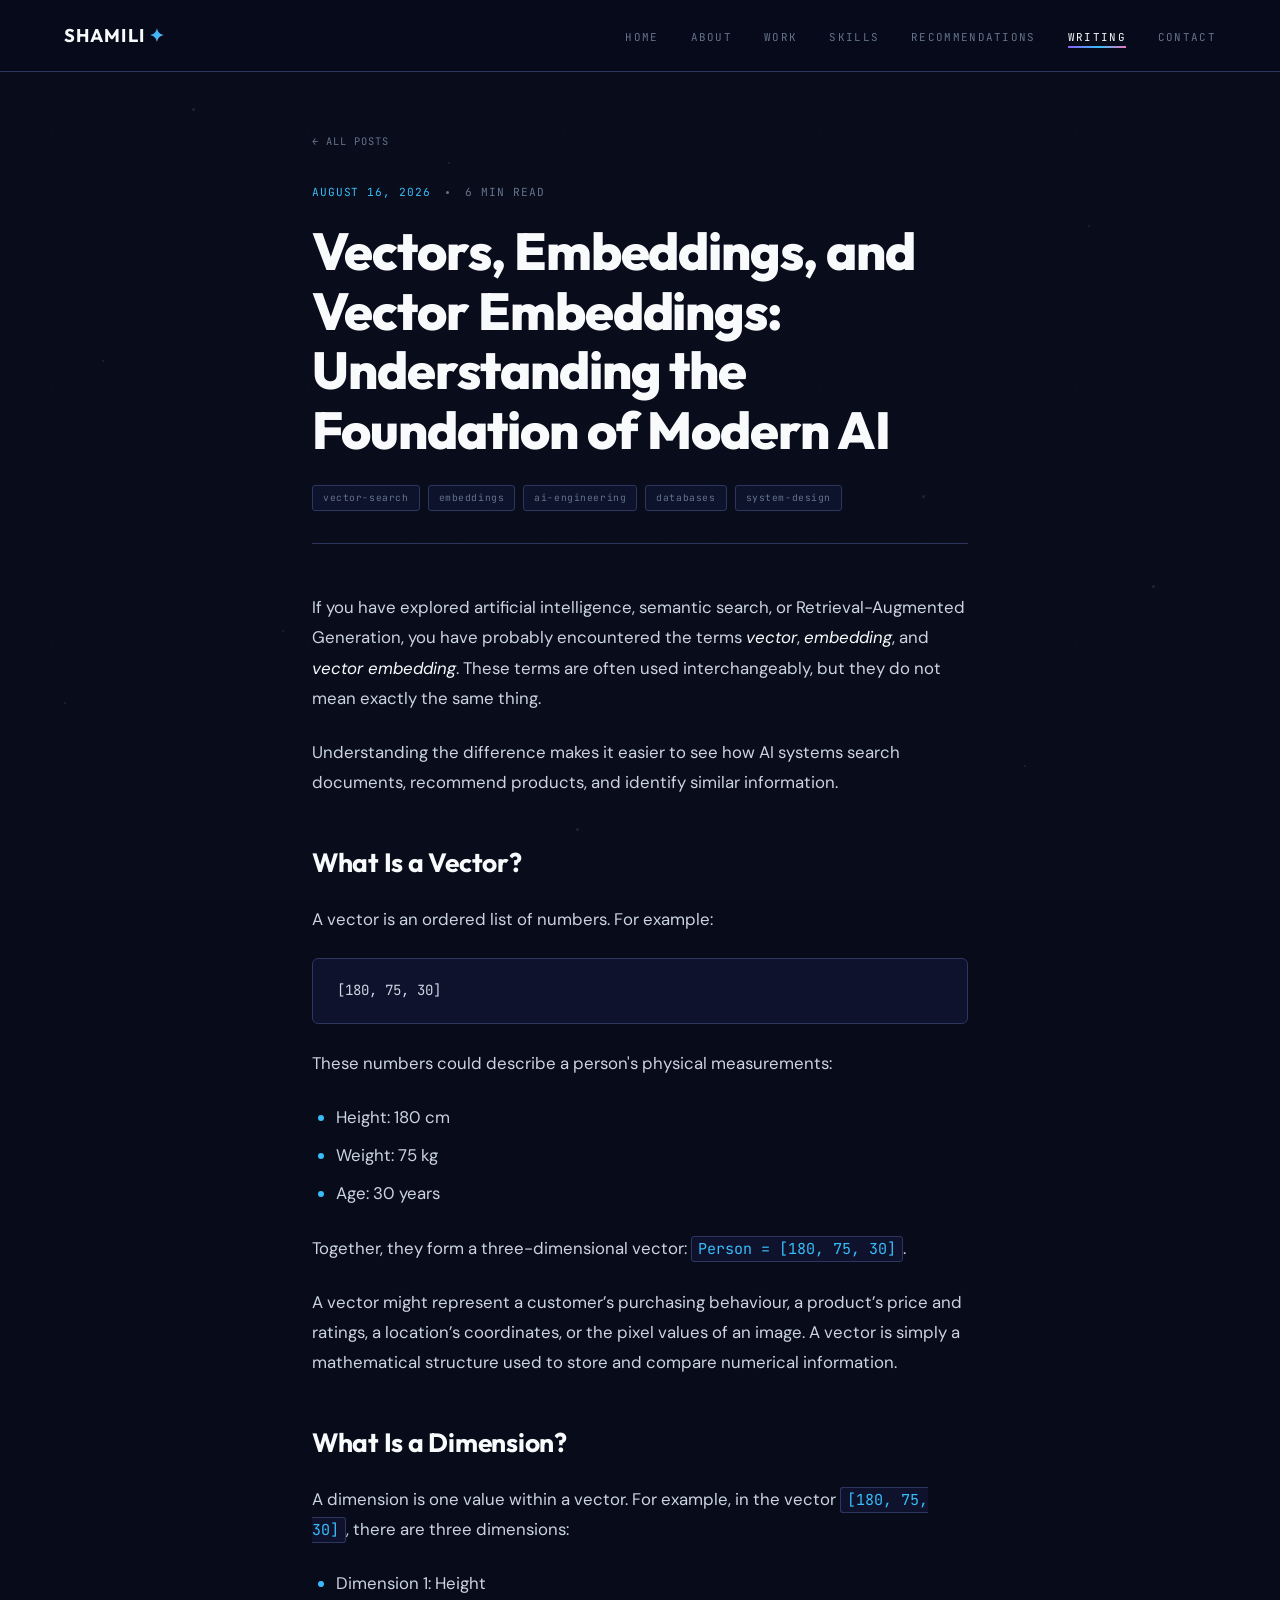
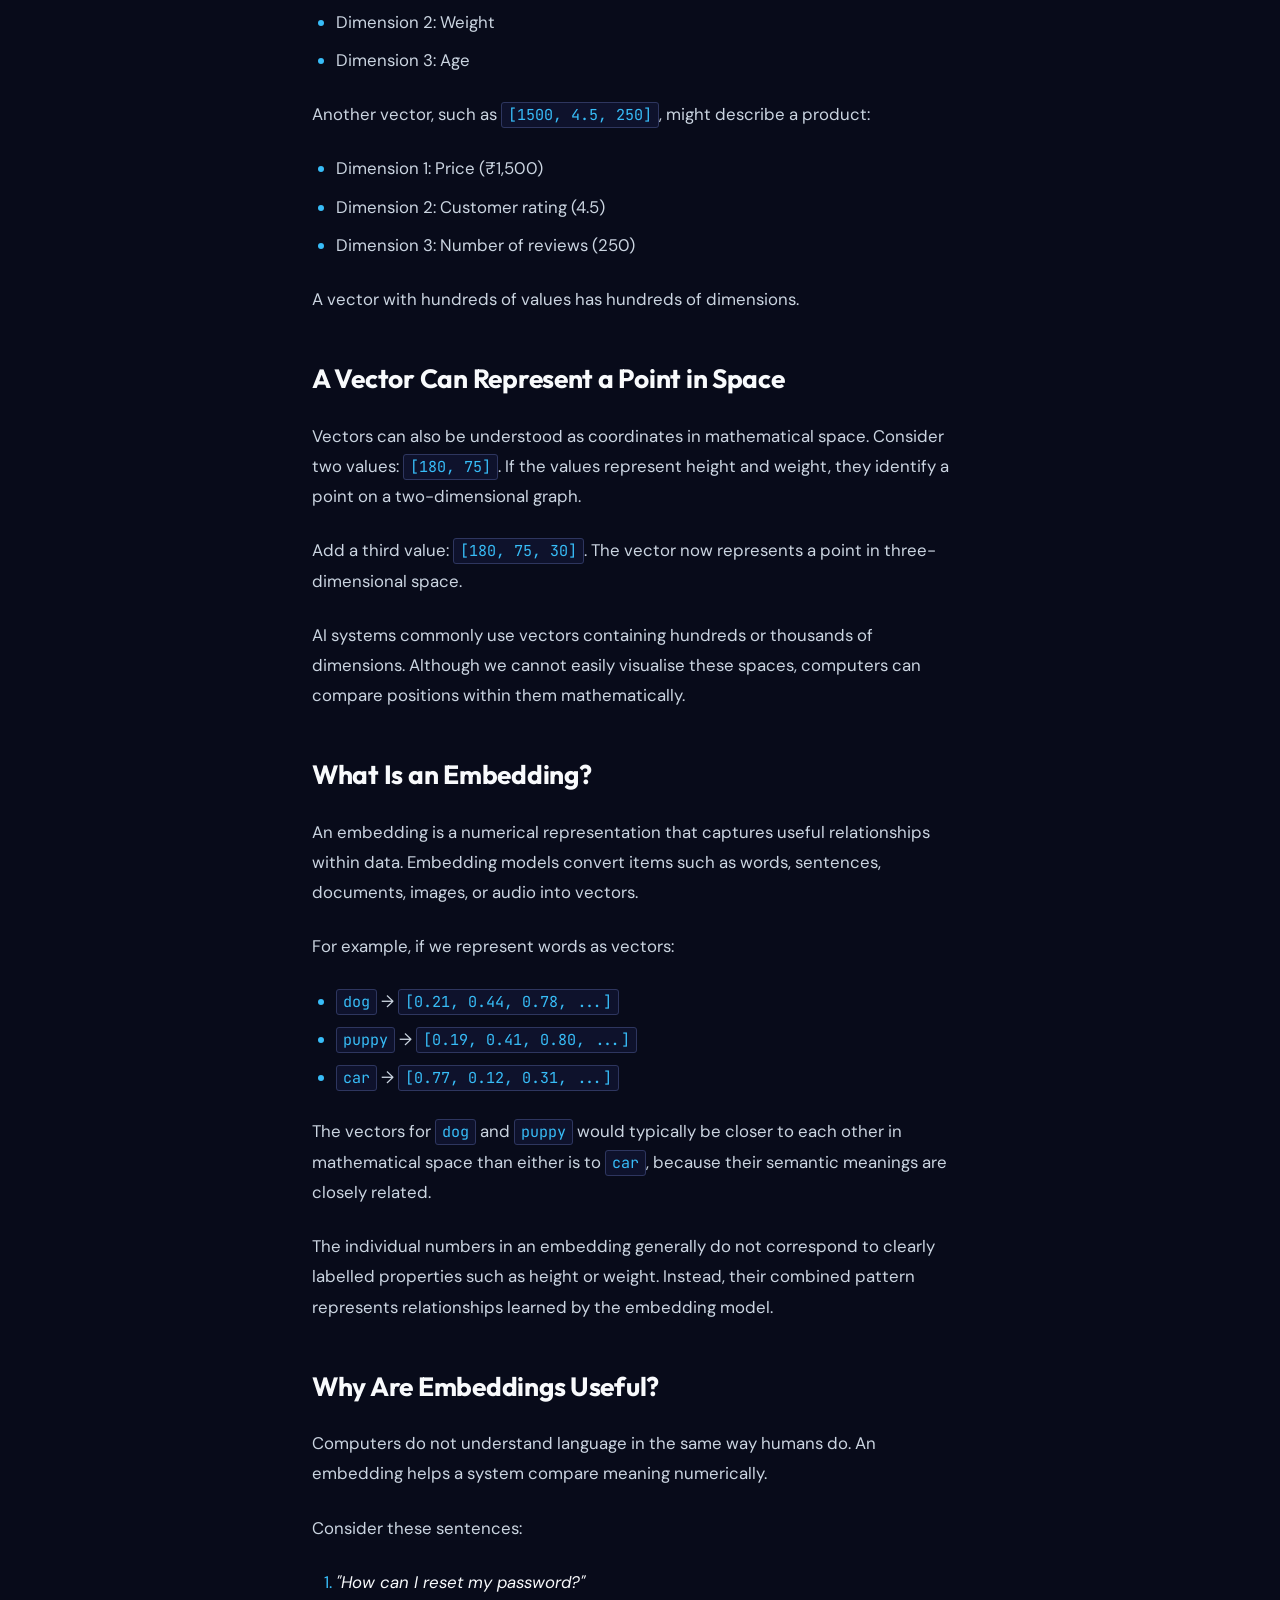
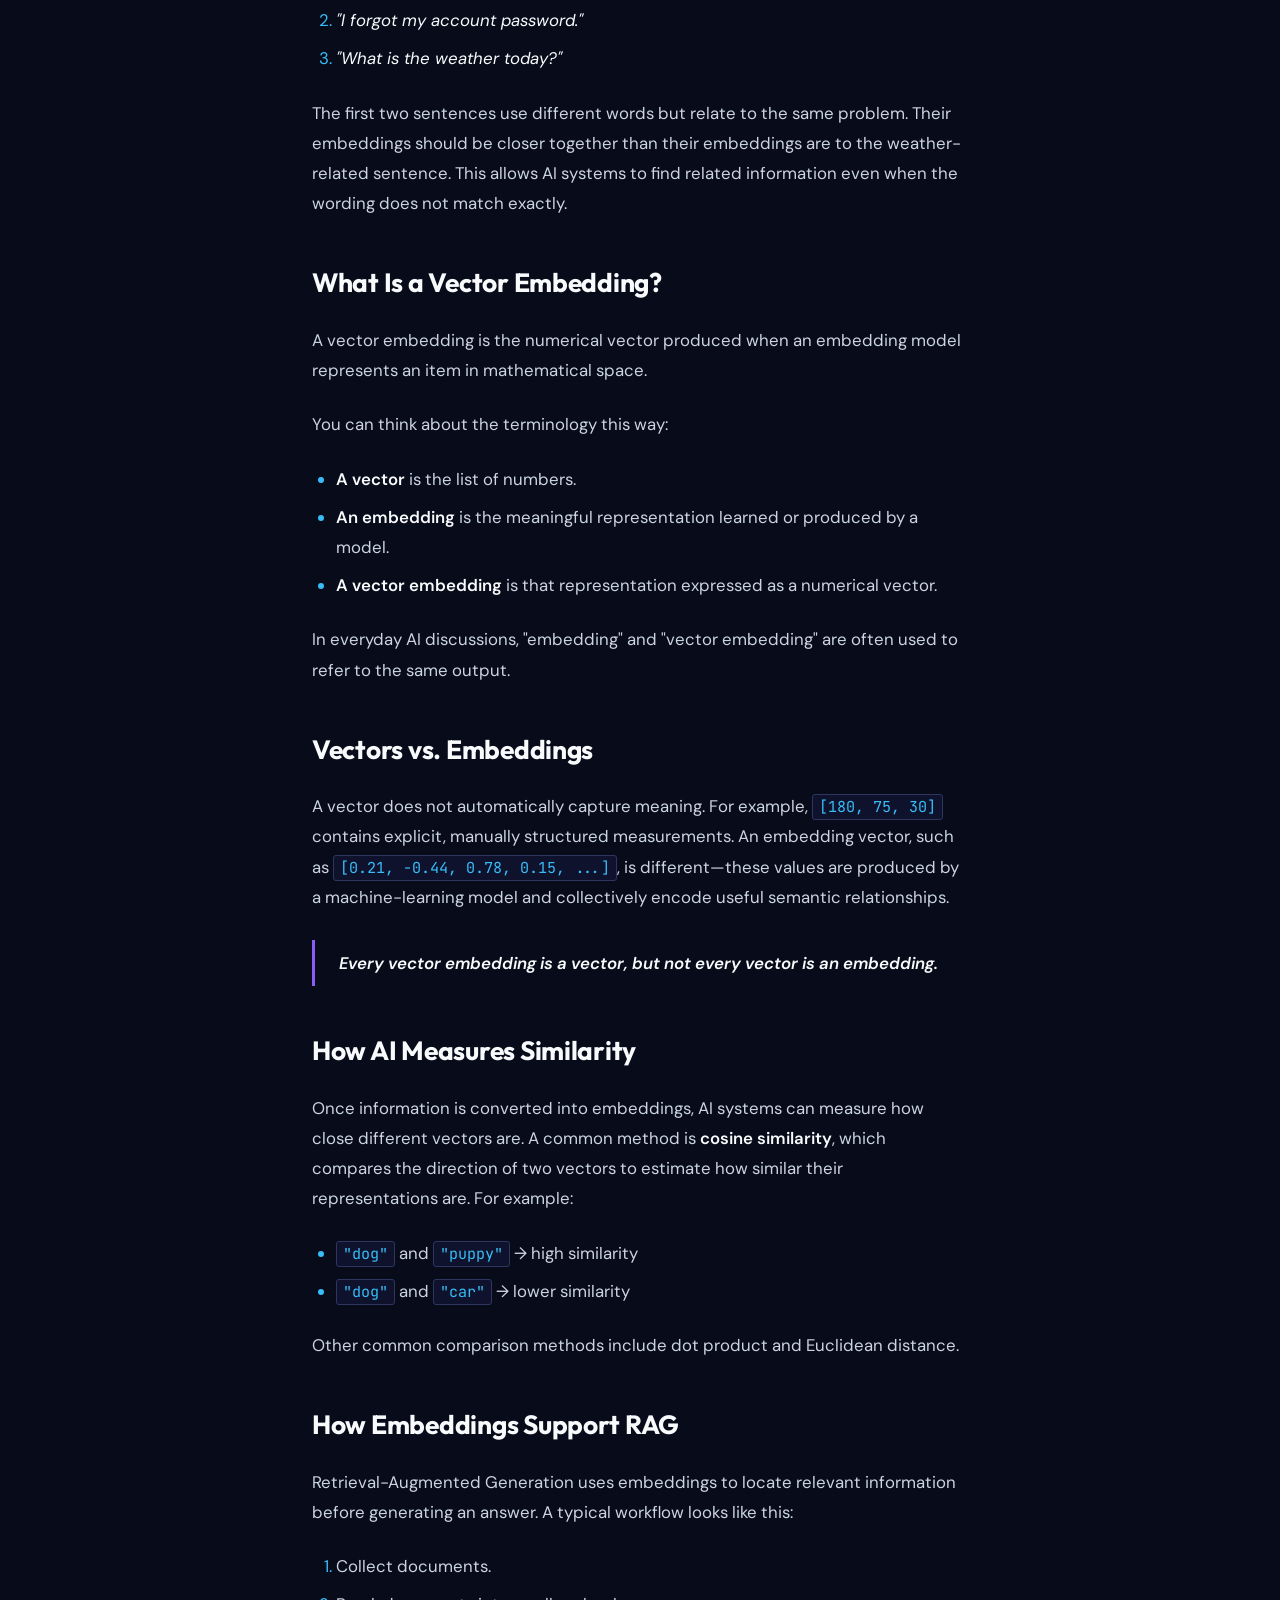
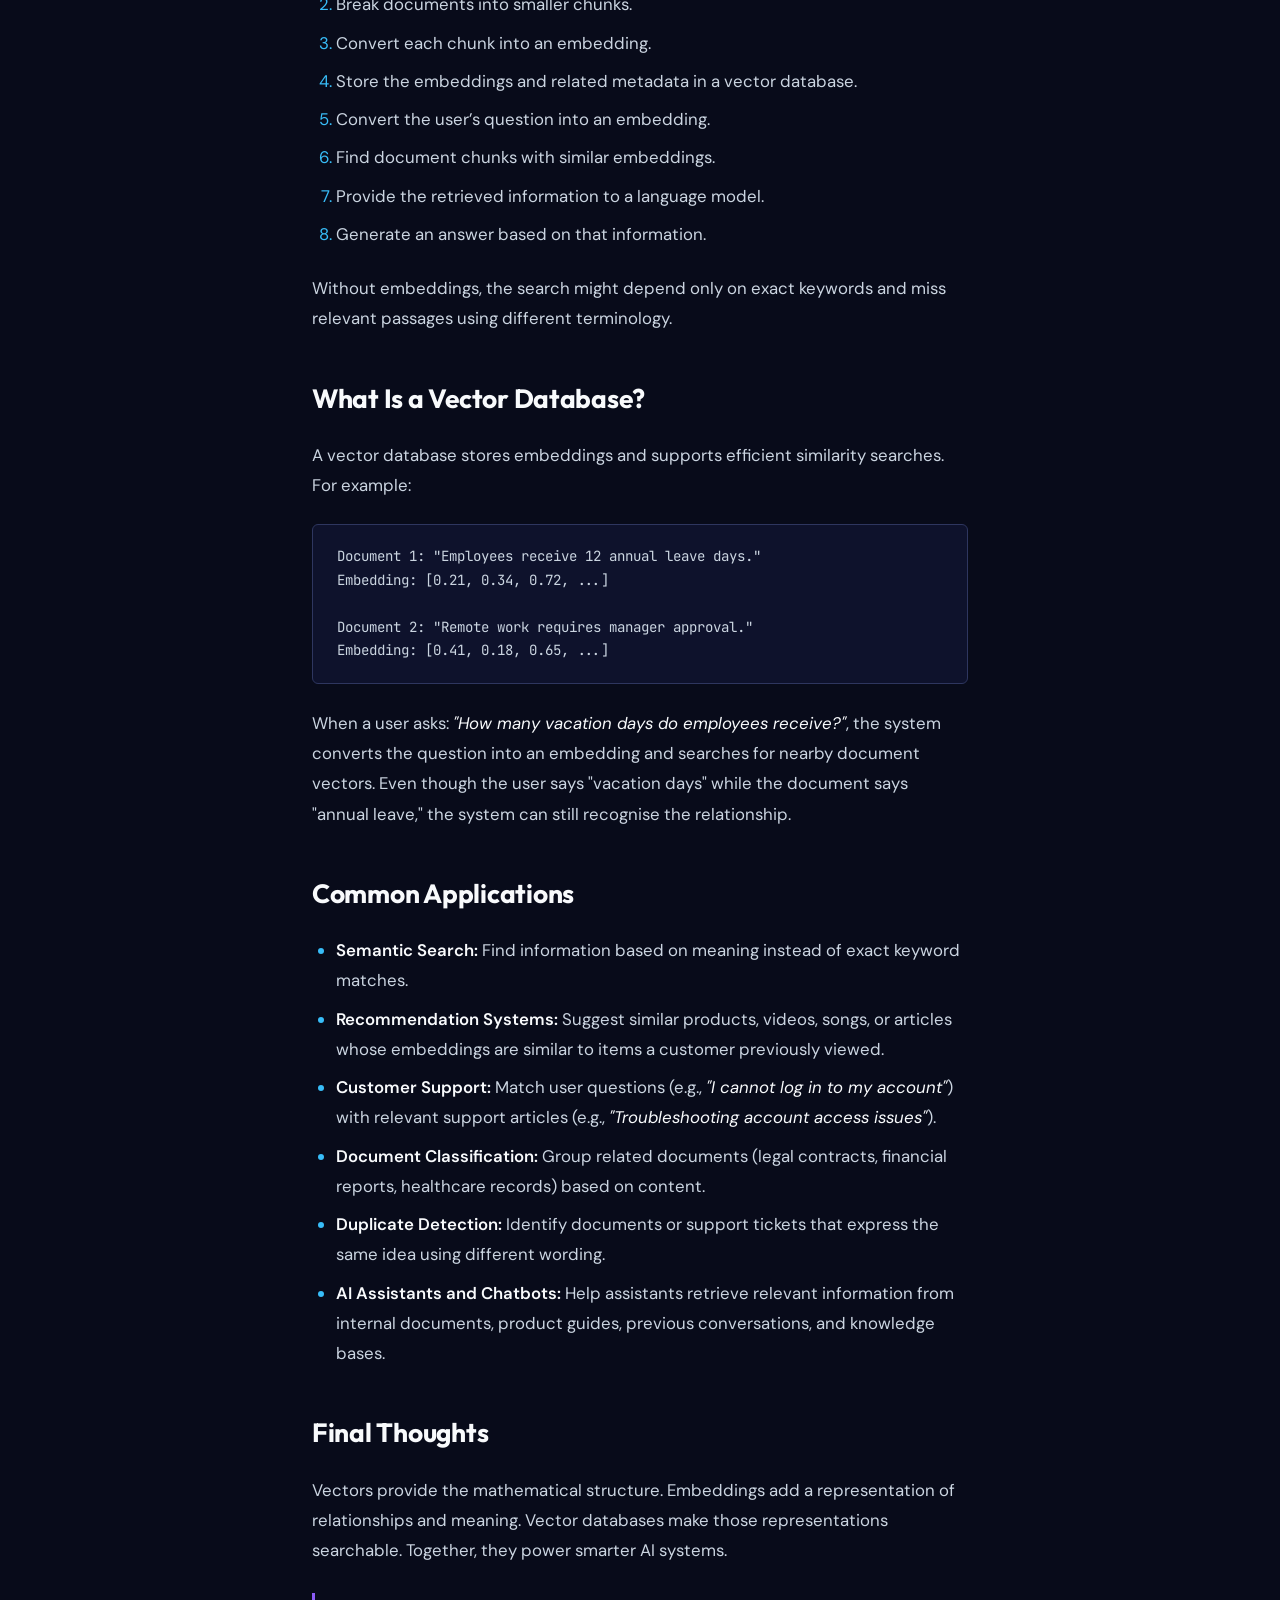
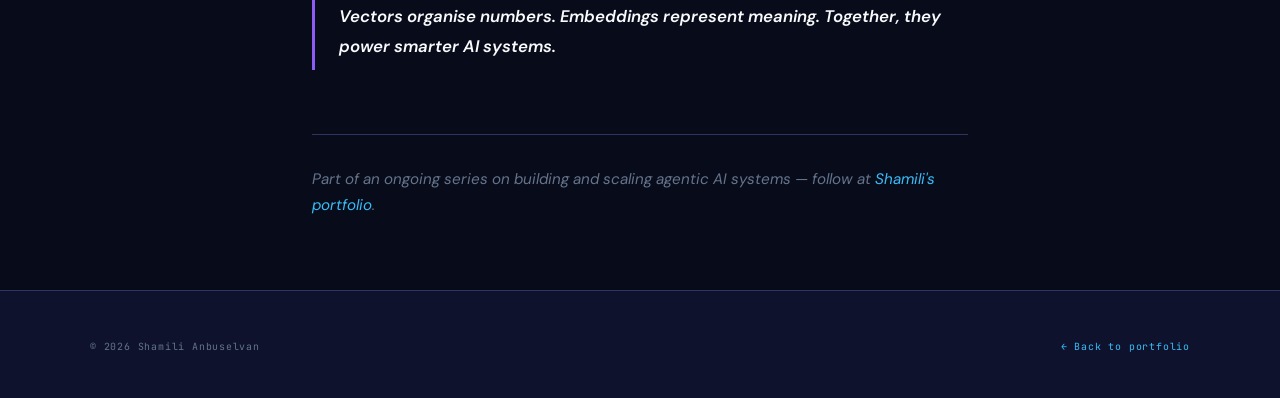
<file: blog/2026-08-vectors-embeddings-and-vector-embeddings/index.html>
<!DOCTYPE html>
<html lang="en">
<head>
  <meta charset="UTF-8">
  <meta name="viewport" content="width=device-width, initial-scale=1.0">
  <title>Vectors, Embeddings, and Vector Embeddings: Understanding the Foundation of Modern AI — Shamili Anbuselvan</title>
  <meta name="description" content="Explore vectors, embeddings, and vector embeddings in AI. Learn how they represent data meaning, measure similarity, and power vector search.">
  <meta name="author" content="Shamili Anbuselvan">
  <meta name="robots" content="index, follow">
  <link rel="canonical" href="https://yogeshwaran.com/blog/2026-08-vectors-embeddings-and-vector-embeddings">

  <meta property="og:type" content="article">
  <meta property="og:title" content="Vectors, Embeddings, and Vector Embeddings: Understanding the Foundation of Modern AI">
  <meta property="og:description" content="Demystifying the mathematical foundations of vector search and semantic representation in modern LLM systems.">
  <meta property="og:url" content="https://yogeshwaran.com/blog/2026-08-vectors-embeddings-and-vector-embeddings">
  <meta property="og:site_name" content="Shamili Anbuselvan">
  <meta property="article:author" content="Shamili Anbuselvan">
  <meta property="article:published_time" content="2026-08-16">
  <meta property="og:image" content="https://yogeshwaran.com/og-image.png">

  <meta name="twitter:card" content="summary_large_image">
  <meta name="twitter:title" content="Vectors, Embeddings, and Vector Embeddings: Understanding the Foundation of Modern AI">
  <meta name="twitter:description" content="A developer guide to vectors, dimensions, embeddings, vector databases, and semantic similarity in AI.">
  <meta name="twitter:image" content="https://yogeshwaran.com/og-image.png">

  <meta name="theme-color" content="#080B1A">
  <link rel="icon" type="image/svg+xml" href="data:image/svg+xml,%3Csvg xmlns='http://www.w3.org/2000/svg' viewBox='0 0 100 100'%3E%3Crect width='100' height='100' rx='20' fill='%238B5CF6'/%3E%3Ctext y='.7em' x='50' font-size='60' font-family='sans-serif' font-weight='bold' fill='white' text-anchor='middle' dominant-baseline='middle'%3ES%3C/text%3E%3C/svg%3E">

  <link rel="preconnect" href="https://fonts.googleapis.com">
  <link rel="preconnect" href="https://fonts.gstatic.com" crossorigin>
  <link href="https://fonts.googleapis.com/css2?family=Outfit:wght@500;700;800;900&family=DM+Sans:wght@400;500;600&family=JetBrains+Mono:wght@400;500&display=swap" rel="stylesheet">
  <link rel="stylesheet" href="../style.css">
</head>
<body>
  <!-- GLOBAL BACKGROUND STARS -->
  <div class="stars-container" aria-hidden="true">
    <div class="star star-1"></div>
    <div class="star star-2"></div>
    <div class="star star-3"></div>
    <div class="star star-4"></div>
    <div class="star star-5"></div>
    <div class="star star-6"></div>
    <div class="star star-7"></div>
    <div class="star star-8"></div>
    <div class="star star-9"></div>
    <div class="star star-10"></div>
    <div class="star star-11"></div>
    <div class="star star-12"></div>
  </div>
  <div class="grain" aria-hidden="true"></div>

  <nav aria-label="Main navigation">
    <a href="../../" class="nav-logo">Shamili<em> ✦</em></a>
    <ul class="nav-links">
      <li><a href="../../">Home</a></li>
      <li><a href="../../#about">About</a></li>
      <li><a href="../../#work">Work</a></li>
      <li><a href="../../#skills">Skills</a></li>
      <li><a href="../../#recommendations">Recommendations</a></li>
      <li><a href="../../blog/" class="active">Writing</a></li>
      <li><a href="../../#contact">Contact</a></li>
    </ul>
  </nav>

  <article class="post">
    <header class="post-header">
      <a href="../" class="back-link">← All posts</a>
      <div class="post-meta">
        <time datetime="2026-08-16">August 16, 2026</time>
        <span class="dot" aria-hidden="true"></span>
        <span>6 min read</span>
      </div>
      <h1 class="post-title">Vectors, Embeddings, and Vector Embeddings: Understanding the Foundation of Modern AI</h1>
      <div class="post-tags">
        <span class="post-tag">vector-search</span>
        <span class="post-tag">embeddings</span>
        <span class="post-tag">ai-engineering</span>
        <span class="post-tag">databases</span>
        <span class="post-tag">system-design</span>
      </div>
    </header>

    <div class="post-body">
      <p>If you have explored artificial intelligence, semantic search, or Retrieval-Augmented Generation, you have probably encountered the terms <em>vector</em>, <em>embedding</em>, and <em>vector embedding</em>. These terms are often used interchangeably, but they do not mean exactly the same thing.</p>
      <p>Understanding the difference makes it easier to see how AI systems search documents, recommend products, and identify similar information.</p>

      <h2>What Is a Vector?</h2>
      <p>A vector is an ordered list of numbers. For example:</p>
      <pre><code>[180, 75, 30]</code></pre>
      <p>These numbers could describe a person's physical measurements:</p>
      <ul>
        <li>Height: 180 cm</li>
        <li>Weight: 75 kg</li>
        <li>Age: 30 years</li>
      </ul>
      <p>Together, they form a three-dimensional vector: <code>Person = [180, 75, 30]</code>.</p>
      <p>A vector might represent a customer’s purchasing behaviour, a product’s price and ratings, a location’s coordinates, or the pixel values of an image. A vector is simply a mathematical structure used to store and compare numerical information.</p>

      <h2>What Is a Dimension?</h2>
      <p>A dimension is one value within a vector. For example, in the vector <code>[180, 75, 30]</code>, there are three dimensions:</p>
      <ul>
        <li>Dimension 1: Height</li>
        <li>Dimension 2: Weight</li>
        <li>Dimension 3: Age</li>
      </ul>
      <p>Another vector, such as <code>[1500, 4.5, 250]</code>, might describe a product:</p>
      <ul>
        <li>Dimension 1: Price (₹1,500)</li>
        <li>Dimension 2: Customer rating (4.5)</li>
        <li>Dimension 3: Number of reviews (250)</li>
      </ul>
      <p>A vector with hundreds of values has hundreds of dimensions.</p>

      <h2>A Vector Can Represent a Point in Space</h2>
      <p>Vectors can also be understood as coordinates in mathematical space. Consider two values: <code>[180, 75]</code>. If the values represent height and weight, they identify a point on a two-dimensional graph.</p>
      <p>Add a third value: <code>[180, 75, 30]</code>. The vector now represents a point in three-dimensional space.</p>
      <p>AI systems commonly use vectors containing hundreds or thousands of dimensions. Although we cannot easily visualise these spaces, computers can compare positions within them mathematically.</p>

      <h2>What Is an Embedding?</h2>
      <p>An embedding is a numerical representation that captures useful relationships within data. Embedding models convert items such as words, sentences, documents, images, or audio into vectors.</p>
      <p>For example, if we represent words as vectors:</p>
      <ul>
        <li><code>dog</code> &rarr; <code>[0.21, 0.44, 0.78, ...]</code></li>
        <li><code>puppy</code> &rarr; <code>[0.19, 0.41, 0.80, ...]</code></li>
        <li><code>car</code> &rarr; <code>[0.77, 0.12, 0.31, ...]</code></li>
      </ul>
      <p>The vectors for <code>dog</code> and <code>puppy</code> would typically be closer to each other in mathematical space than either is to <code>car</code>, because their semantic meanings are closely related.</p>
      <p>The individual numbers in an embedding generally do not correspond to clearly labelled properties such as height or weight. Instead, their combined pattern represents relationships learned by the embedding model.</p>

      <h2>Why Are Embeddings Useful?</h2>
      <p>Computers do not understand language in the same way humans do. An embedding helps a system compare meaning numerically.</p>
      <p>Consider these sentences:</p>
      <ol>
        <li><em>"How can I reset my password?"</em></li>
        <li><em>"I forgot my account password."</em></li>
        <li><em>"What is the weather today?"</em></li>
      </ol>
      <p>The first two sentences use different words but relate to the same problem. Their embeddings should be closer together than their embeddings are to the weather-related sentence. This allows AI systems to find related information even when the wording does not match exactly.</p>

      <h2>What Is a Vector Embedding?</h2>
      <p>A vector embedding is the numerical vector produced when an embedding model represents an item in mathematical space.</p>
      <p>You can think about the terminology this way:</p>
      <ul>
        <li><strong>A vector</strong> is the list of numbers.</li>
        <li><strong>An embedding</strong> is the meaningful representation learned or produced by a model.</li>
        <li><strong>A vector embedding</strong> is that representation expressed as a numerical vector.</li>
      </ul>
      <p>In everyday AI discussions, "embedding" and "vector embedding" are often used to refer to the same output.</p>

      <h2>Vectors vs. Embeddings</h2>
      <p>A vector does not automatically capture meaning. For example, <code>[180, 75, 30]</code> contains explicit, manually structured measurements. An embedding vector, such as <code>[0.21, -0.44, 0.78, 0.15, ...]</code>, is different—these values are produced by a machine-learning model and collectively encode useful semantic relationships.</p>
      <blockquote>
        <p><strong>Every vector embedding is a vector, but not every vector is an embedding.</strong></p>
      </blockquote>

      <h2>How AI Measures Similarity</h2>
      <p>Once information is converted into embeddings, AI systems can measure how close different vectors are. A common method is <strong>cosine similarity</strong>, which compares the direction of two vectors to estimate how similar their representations are. For example:</p>
      <ul>
        <li><code>"dog"</code> and <code>"puppy"</code> &rarr; high similarity</li>
        <li><code>"dog"</code> and <code>"car"</code> &rarr; lower similarity</li>
      </ul>
      <p>Other common comparison methods include dot product and Euclidean distance.</p>

      <h2>How Embeddings Support RAG</h2>
      <p>Retrieval-Augmented Generation uses embeddings to locate relevant information before generating an answer. A typical workflow looks like this:</p>
      <ol>
        <li>Collect documents.</li>
        <li>Break documents into smaller chunks.</li>
        <li>Convert each chunk into an embedding.</li>
        <li>Store the embeddings and related metadata in a vector database.</li>
        <li>Convert the user’s question into an embedding.</li>
        <li>Find document chunks with similar embeddings.</li>
        <li>Provide the retrieved information to a language model.</li>
        <li>Generate an answer based on that information.</li>
      </ol>
      <p>Without embeddings, the search might depend only on exact keywords and miss relevant passages using different terminology.</p>

      <h2>What Is a Vector Database?</h2>
      <p>A vector database stores embeddings and supports efficient similarity searches. For example:</p>
      <pre><code>Document 1: "Employees receive 12 annual leave days."
Embedding: [0.21, 0.34, 0.72, ...]

Document 2: "Remote work requires manager approval."
Embedding: [0.41, 0.18, 0.65, ...]</code></pre>
      <p>When a user asks: <em>"How many vacation days do employees receive?"</em>, the system converts the question into an embedding and searches for nearby document vectors. Even though the user says "vacation days" while the document says "annual leave," the system can still recognise the relationship.</p>

      <h2>Common Applications</h2>
      <ul>
        <li><strong>Semantic Search:</strong> Find information based on meaning instead of exact keyword matches.</li>
        <li><strong>Recommendation Systems:</strong> Suggest similar products, videos, songs, or articles whose embeddings are similar to items a customer previously viewed.</li>
        <li><strong>Customer Support:</strong> Match user questions (e.g., <em>"I cannot log in to my account"</em>) with relevant support articles (e.g., <em>"Troubleshooting account access issues"</em>).</li>
        <li><strong>Document Classification:</strong> Group related documents (legal contracts, financial reports, healthcare records) based on content.</li>
        <li><strong>Duplicate Detection:</strong> Identify documents or support tickets that express the same idea using different wording.</li>
        <li><strong>AI Assistants and Chatbots:</strong> Help assistants retrieve relevant information from internal documents, product guides, previous conversations, and knowledge bases.</li>
      </ul>

      <h2>Final Thoughts</h2>
      <p>Vectors provide the mathematical structure. Embeddings add a representation of relationships and meaning. Vector databases make those representations searchable. Together, they power smarter AI systems.</p>
      <blockquote>
        <p><strong>Vectors organise numbers. Embeddings represent meaning. Together, they power smarter AI systems.</strong></p>
      </blockquote>
    </div>

    <footer class="post-footer">
      <p class="signoff">
        <em>Part of an ongoing series on building and scaling agentic AI systems — follow at <a href="../../">Shamili's portfolio</a>.</em>
      </p>
    </footer>
  </article>

  <footer class="site-footer">
    <div class="footer-inner">
      <span>&copy; <span id="yr"></span> Shamili Anbuselvan</span>
      <span><a href="../../">← Back to portfolio</a></span>
    </div>
  </footer>

  <script>document.getElementById('yr').textContent=new Date().getFullYear();</script>
</body>
</html>
</file>
<file: blog/style.css>
/* Stylesheet for Shamili Anbuselvan Blog & Articles (Dark Indigo Theme) */
*, *::before, *::after {
  margin: 0;
  padding: 0;
  box-sizing: border-box;
}

:root {
  --bg: #080B1A;
  --bg-card: rgba(17, 22, 51, 0.75);
  --bg-section: #111633;
  --border: #2E365F;
  --border-hover: #4b5585;
  --text: #CBD5E1;
  --text-dark: #F8FAFC;
  --text-muted: #64748B;
  --primary: #8B5CF6;
  --primary-hover: #7c3aed;
  --secondary: #38BDF8;
  --highlight: #F472B6;
  --gold: #FDE68A;
  --gradient: linear-gradient(135deg, #8B5CF6 0%, #38BDF8 55%, #F472B6 100%);
  --display: 'Outfit', sans-serif;
  --body: 'DM Sans', sans-serif;
  --mono: 'JetBrains Mono', monospace;
  --ease: cubic-bezier(.16, 1, .3, 1);
}

html {
  scroll-behavior: smooth;
}

body {
  font-family: var(--body);
  background: var(--bg);
  color: var(--text);
  -webkit-font-smoothing: antialiased;
  min-height: 100vh;
  line-height: 1.7;
}

::selection {
  background: rgba(139, 92, 246, 0.3);
  color: var(--text-dark);
}

a {
  color: var(--secondary);
  text-decoration: none;
  transition: color .2s;
}

a:hover {
  color: var(--highlight);
}

*:focus-visible {
  outline: 2px solid var(--secondary);
  outline-offset: 3px;
  border-radius: 2px;
}

/* NOISE GRAIN */
.grain {
  position: fixed;
  inset: 0;
  z-index: 1;
  pointer-events: none;
  opacity: .025;
  background-image: url("data:image/svg+xml,%3Csvg viewBox='0 0 256 256' xmlns='http://www.w3.org/2000/svg'%3E%3Cfilter id='n'%3E%3CfeTurbulence type='fractalNoise' baseFrequency='.65' numOctaves='2' stitchTiles='stitch'/%3E%3C/filter%3E%3Crect width='100%25' height='100%25' filter='url(%23n)'/%3E%3C/svg%3E");
  background-size: 256px 256px;
}

/* NAV */
nav {
  position: sticky;
  top: 0;
  z-index: 100;
  padding: 0 clamp(1.5rem, 5vw, 5rem);
  height: 72px;
  display: flex;
  align-items: center;
  justify-content: space-between;
  background: rgba(8, 11, 26, 0.85);
  backdrop-filter: blur(16px);
  -webkit-backdrop-filter: blur(16px);
  border-bottom: 1px solid var(--border);
}

.nav-logo {
  font-family: var(--display);
  font-size: 1.15rem;
  font-weight: 700;
  letter-spacing: .06em;
  text-transform: uppercase;
  color: var(--text-dark);
}

.nav-logo em {
  font-style: normal;
  color: var(--primary);
  background: var(--gradient);
  -webkit-background-clip: text;
  -webkit-text-fill-color: transparent;
  font-weight: 800;
}

.nav-links {
  display: flex;
  gap: clamp(1rem, 2.5vw, 2rem);
  list-style: none;
}

.nav-links a {
  font-family: var(--mono);
  font-size: .68rem;
  letter-spacing: .12em;
  text-transform: uppercase;
  color: var(--text-muted);
  transition: color .4s;
  position: relative;
  padding: 4px 0;
}

.nav-links a::after {
  content: '';
  position: absolute;
  bottom: 0;
  left: 0;
  width: 0;
  height: 2px;
  background: var(--gradient);
  transition: width .5s var(--ease);
}

.nav-links a:hover, .nav-links a.active {
  color: var(--text-dark);
}

.nav-links a:hover::after, .nav-links a.active::after {
  width: 100%;
}

/* HEADER */
.writing-hero {
  padding: clamp(4rem, 10vh, 7rem) clamp(1.5rem, 5vw, 5rem) clamp(3rem, 6vh, 4rem);
  max-width: 1100px;
  margin: 0 auto;
  position: relative;
  z-index: 2;
}

.writing-label {
  font-family: var(--mono);
  font-size: .65rem;
  letter-spacing: .2em;
  text-transform: uppercase;
  color: var(--secondary);
  margin-bottom: 1.25rem;
  display: flex;
  align-items: center;
  gap: 12px;
}

.writing-label::before {
  content: '';
  width: 20px;
  height: 1px;
  background: var(--secondary);
}

.writing-title {
  font-family: var(--display);
  font-size: clamp(2.4rem, 5.5vw, 4.5rem);
  font-weight: 900;
  letter-spacing: -.02em;
  line-height: 1.05;
  margin-bottom: 1.5rem;
  text-transform: uppercase;
  color: var(--text-dark);
}

.writing-title em {
  font-style: normal;
  color: var(--primary);
  background: var(--gradient);
  -webkit-background-clip: text;
  -webkit-text-fill-color: transparent;
}

.writing-intro {
  font-size: 1.05rem;
  line-height: 1.75;
  color: var(--text);
  max-width: 640px;
}

/* POSTS LIST */
.posts {
  max-width: 1100px;
  margin: 0 auto;
  padding: 0 clamp(1.5rem, 5vw, 5rem) clamp(5rem, 10vh, 8rem);
  position: relative;
  z-index: 2;
}

.posts-heading {
  font-family: var(--mono);
  font-size: .65rem;
  letter-spacing: .2em;
  text-transform: uppercase;
  color: var(--text-muted);
  margin-bottom: 2rem;
  padding-bottom: 1rem;
  border-bottom: 1px solid var(--border);
}

.post-card {
  padding: 2rem 0;
  border-bottom: 1px solid var(--border);
  transition: transform .4s var(--ease);
}

.post-card:last-child {
  border-bottom: none;
}

.post-card:hover {
  transform: translateX(6px);
}

.post-meta {
  display: flex;
  align-items: center;
  gap: 1rem;
  margin-bottom: .75rem;
  font-family: var(--mono);
  font-size: .68rem;
  letter-spacing: .08em;
  color: var(--text-muted);
  text-transform: uppercase;
}

.post-meta time {
  color: var(--secondary);
}

.post-meta .dot {
  width: 3px;
  height: 3px;
  background: var(--text-muted);
  border-radius: 50%;
}

.post-title {
  font-family: var(--display);
  font-size: clamp(1.25rem, 2.5vw, 1.75rem);
  font-weight: 700;
  line-height: 1.25;
  margin-bottom: .75rem;
  color: var(--text-dark);
}

.post-title a {
  color: inherit;
  background-image: var(--gradient);
  background-repeat: no-repeat;
  background-size: 0 2px;
  background-position: left bottom;
  transition: background-size .5s var(--ease), color .3s;
}

.post-card:hover .post-title a {
  color: var(--secondary);
  background-size: 100% 2px;
}

.post-excerpt {
  font-size: .98rem;
  line-height: 1.7;
  color: var(--text);
  margin-bottom: 1rem;
  max-width: 720px;
}

.post-tags {
  display: flex;
  flex-wrap: wrap;
  gap: .5rem;
}

.post-tag {
  font-family: var(--mono);
  font-size: .6rem;
  letter-spacing: .06em;
  color: var(--text-muted);
  padding: 4px 10px;
  border: 1px solid var(--border);
  background: var(--bg-card);
  border-radius: 3px;
}

/* POST PAGE SPECIFICS */
.post {
  max-width: 720px;
  margin: 0 auto;
  padding: clamp(3rem, 6vh, 5rem) clamp(1.5rem, 5vw, 2rem) clamp(4rem, 8vh, 6rem);
  position: relative;
  z-index: 2;
}

.post-header {
  margin-bottom: 3rem;
  padding-bottom: 2rem;
  border-bottom: 1px solid var(--border);
}

.back-link {
  display: inline-block;
  font-family: var(--mono);
  font-size: .65rem;
  letter-spacing: .1em;
  text-transform: uppercase;
  color: var(--text-muted);
  margin-bottom: 2rem;
  transition: color .3s;
}

.back-link:hover {
  color: var(--secondary);
}

.post-header .post-meta {
  margin-bottom: 1.25rem;
  font-size: .7rem;
}

.post-header .post-title {
  font-size: clamp(2rem, 4.5vw, 3.25rem);
  font-weight: 800;
  letter-spacing: -.02em;
  line-height: 1.15;
  margin-bottom: 1.5rem;
  color: var(--text-dark);
}

/* POST CONTENT TYPOGRAPHY */
.post-body {
  font-size: 1.05rem;
  line-height: 1.8;
  color: var(--text);
}

.post-body > *:first-child {
  margin-top: 0;
}

.post-body > * {
  margin-top: 1.5rem;
}

.post-body h2 {
  font-family: var(--display);
  font-size: 1.65rem;
  font-weight: 700;
  line-height: 1.3;
  color: var(--text-dark);
  margin-top: 3rem;
  letter-spacing: -.01em;
}

.post-body h3 {
  font-family: var(--display);
  font-size: 1.25rem;
  font-weight: 600;
  line-height: 1.3;
  color: var(--text-dark);
  margin-top: 2.25rem;
  letter-spacing: -.005em;
}

.post-body p {
  margin-top: 1.5rem;
}

.post-body strong {
  color: var(--text-dark);
  font-weight: 600;
}

.post-body em {
  color: var(--text-dark);
}

.post-body code {
  font-family: var(--mono);
  font-size: .9em;
  background: var(--bg-card);
  border: 1px solid var(--border);
  padding: 2px 6px;
  border-radius: 3px;
  color: var(--secondary);
}

.post-body pre {
  margin-top: 1.5rem;
  background: var(--bg-card);
  border: 1px solid var(--border);
  border-radius: 6px;
  padding: 1.25rem 1.5rem;
  overflow-x: auto;
  font-size: .88rem;
  line-height: 1.6;
}

.post-body pre code {
  background: none;
  border: none;
  padding: 0;
  border-radius: 0;
  color: var(--text);
  font-size: .88rem;
}

.post-body blockquote {
  margin-top: 1.75rem;
  padding: .5rem 0 .5rem 1.5rem;
  border-left: 3px solid var(--primary);
  color: var(--text);
  font-style: italic;
}

.post-body blockquote p {
  margin-top: 0;
}

.post-body blockquote p + p {
  margin-top: 1rem;
}

.post-body ul, .post-body ol {
  margin-top: 1.5rem;
  padding-left: 1.5rem;
}

.post-body li {
  margin-top: .5rem;
}

.post-body li::marker {
  color: var(--secondary);
}

.post-body hr {
  margin-top: 3rem;
  border: none;
  border-top: 1px solid var(--border);
}

.post-body a {
  color: var(--secondary);
  text-decoration: none;
  background-image: var(--gradient);
  background-repeat: no-repeat;
  background-size: 100% 1px;
  background-position: left bottom;
  transition: color .3s, background-size .3s;
}

.post-body a:hover {
  color: var(--highlight);
  background-image: linear-gradient(var(--highlight), var(--highlight));
}

.post-body img {
  max-width: 100%;
  height: auto;
  border-radius: 6px;
  border: 1px solid var(--border);
  margin-top: 1.5rem;
}

.post-body .callout {
  background: var(--bg-card);
  border: 1px solid var(--border);
  border-left: 3px solid var(--primary);
  padding: 1rem 1.25rem;
  border-radius: 4px;
  margin-top: 1.5rem;
  font-size: .95rem;
}

.post-body .post-table {
  width: 100%;
  border-collapse: collapse;
  margin: 1.75rem 0;
  font-size: .95rem;
  background: var(--bg-card);
  border: 1px solid var(--border);
  border-radius: 4px;
  overflow: hidden;
}

.post-body .post-table th, .post-body .post-table td {
  padding: .75rem 1rem;
  text-align: left;
  border-bottom: 1px solid var(--border);
}

.post-body .post-table thead th {
  font-family: var(--mono);
  font-size: .7rem;
  letter-spacing: .12em;
  text-transform: uppercase;
  color: var(--secondary);
  background: var(--bg-section);
}

.post-body .post-table tbody tr:last-child td {
  border-bottom: none;
}

.post-body .post-table td:first-child {
  color: var(--text-dark);
}

.post-body .post-table code {
  font-size: .88em;
}

/* POST FOOTER */
.post-footer {
  margin-top: 4rem;
  padding-top: 2rem;
  border-top: 1px solid var(--border);
}

.signoff {
  font-style: italic;
  color: var(--text-muted);
  font-size: .95rem;
  line-height: 1.7;
}

.signoff em {
  color: var(--text-muted);
}

.signoff a {
  color: var(--secondary);
}

.site-footer {
  padding: 3rem clamp(1.5rem, 5vw, 5rem);
  border-top: 1px solid var(--border);
  position: relative;
  z-index: 2;
  background: var(--bg-card);
}

.footer-inner {
  max-width: 1100px;
  margin: 0 auto;
  display: flex;
  justify-content: space-between;
  align-items: center;
  flex-wrap: wrap;
  gap: 1rem;
  font-family: var(--mono);
  font-size: .62rem;
  color: var(--text-muted);
  letter-spacing: .08em;
}

.footer-inner a {
  transition: color .3s;
}

.footer-inner a:hover {
  color: var(--secondary);
}

/* RESPONSIVE OVERRIDES */
@media(max-width: 768px) {
  .post-body { font-size: 1rem; }
  .footer-inner { flex-direction: column; text-align: center; }
  .writing-hero { padding: 4rem 1.5rem 2rem; }
  .posts { padding: 0 1.5rem 4rem; }
  .post { padding: 3rem 1.5rem; }
}

/* Stars Container & Twinkling Stars */
.stars-container {
  position: fixed;
  inset: 0;
  pointer-events: none;
  z-index: 0;
}

.star {
  position: absolute;
  background-color: var(--text-dark);
  border-radius: 50%;
  opacity: 0.1;
  animation: twinkle 4s ease-in-out infinite;
}

.star-1 { top: 12%; left: 15%; width: 3px; height: 3px; animation-duration: 3.2s; animation-delay: 0.1s; }
.star-2 { top: 25%; left: 85%; width: 2px; height: 2px; animation-duration: 4.5s; animation-delay: 1.2s; }
.star-3 { top: 40%; left: 8%; width: 1.5px; height: 1.5px; animation-duration: 3.8s; animation-delay: 0.5s; }
.star-4 { top: 55%; left: 72%; width: 3px; height: 3px; animation-duration: 4.2s; animation-delay: 1.8s; }
.star-5 { top: 70%; left: 22%; width: 2px; height: 2px; animation-duration: 3.5s; animation-delay: 0.9s; }
.star-6 { top: 85%; left: 80%; width: 1.5px; height: 1.5px; animation-duration: 5.0s; animation-delay: 2.2s; }
.star-7 { top: 92%; left: 45%; width: 3px; height: 3px; animation-duration: 4.0s; animation-delay: 1.5s; }
.star-8 { top: 5%; left: 50%; width: 2px; height: 2px; animation-duration: 4.8s; animation-delay: 0.3s; }
.star-9 { top: 48%; left: 60%; width: 1.5px; height: 1.5px; animation-duration: 3.6s; animation-delay: 2.5s; }
.star-10 { top: 65%; left: 90%; width: 3px; height: 3px; animation-duration: 5.2s; animation-delay: 0.7s; }
.star-11 { top: 78%; left: 5%; width: 2px; height: 2px; animation-duration: 4.1s; animation-delay: 1.4s; }
.star-12 { top: 18%; left: 35%; width: 1.5px; height: 1.5px; animation-duration: 4.6s; animation-delay: 2.0s; }

@keyframes twinkle {
  0%, 100% { opacity: 0.1; transform: scale(0.8); }
  50% { opacity: 0.8; transform: scale(1.25); box-shadow: 0 0 6px var(--gold); }
}
</file>
